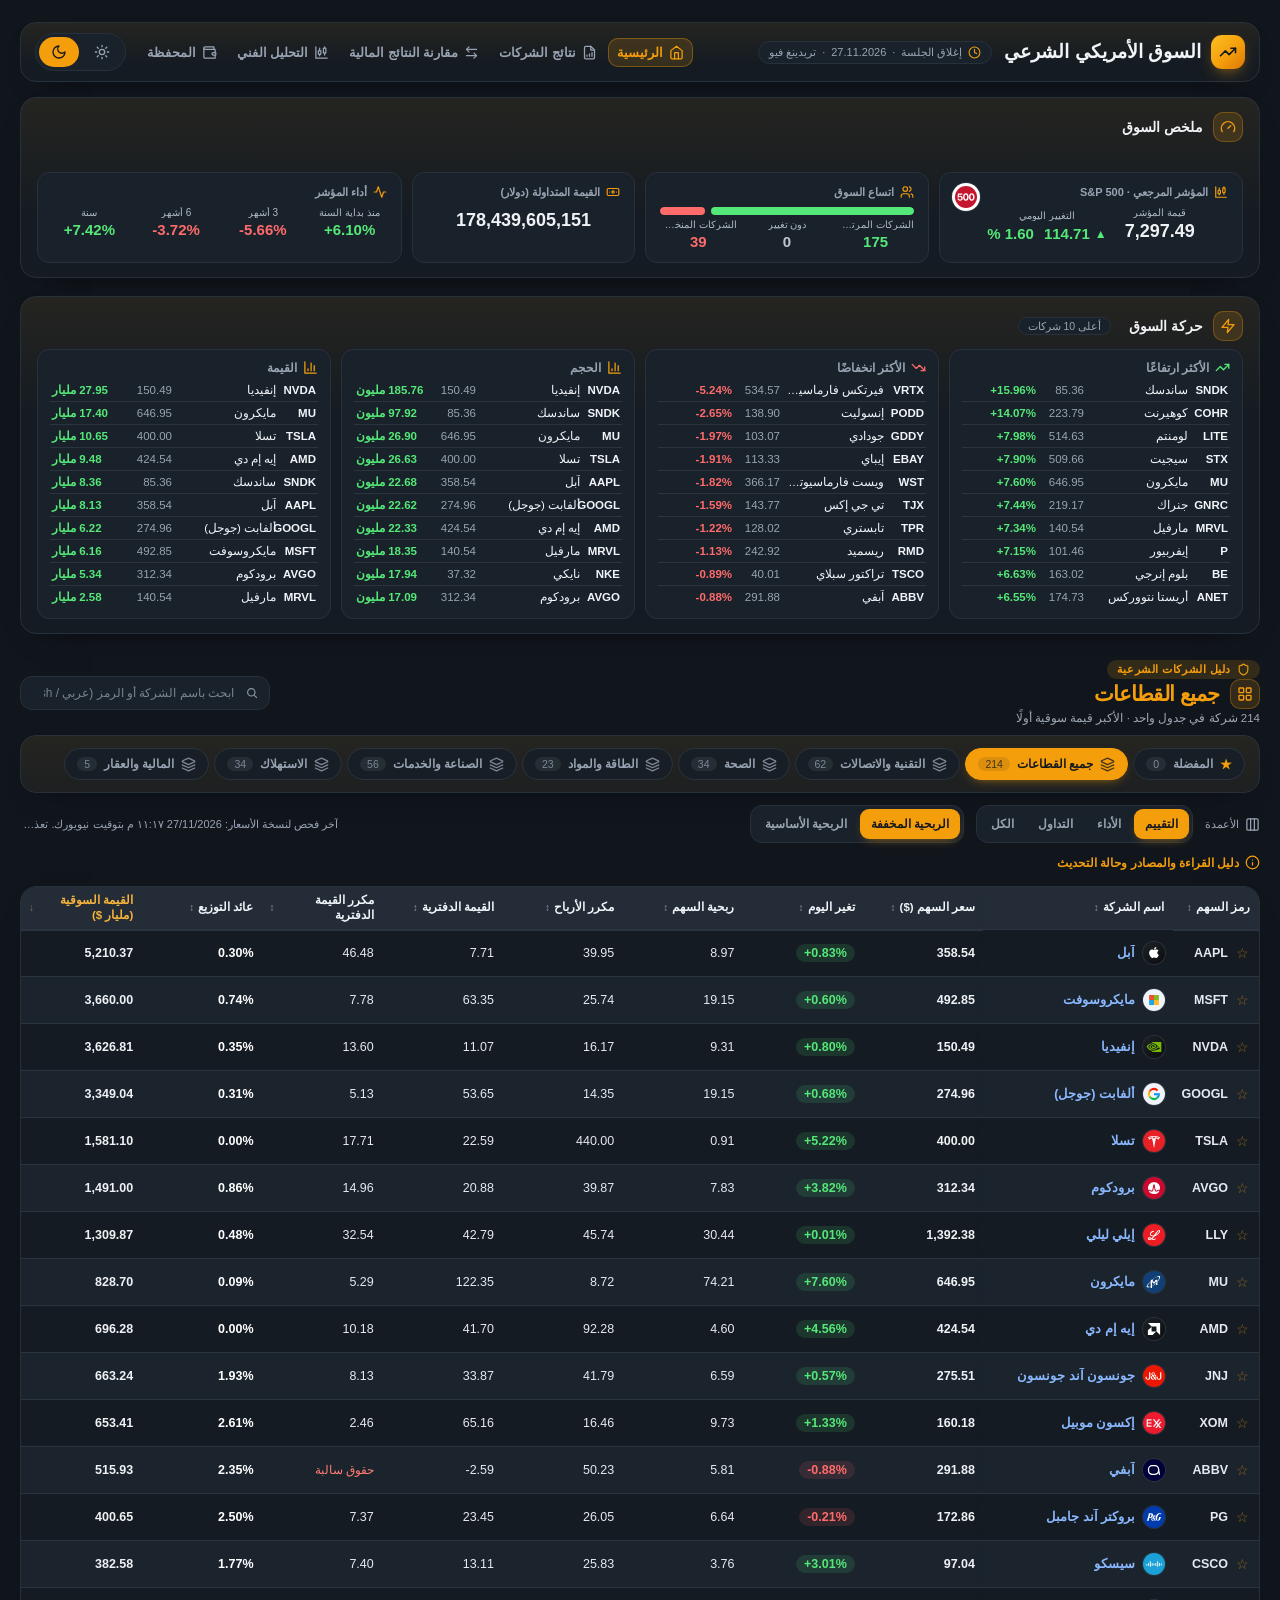
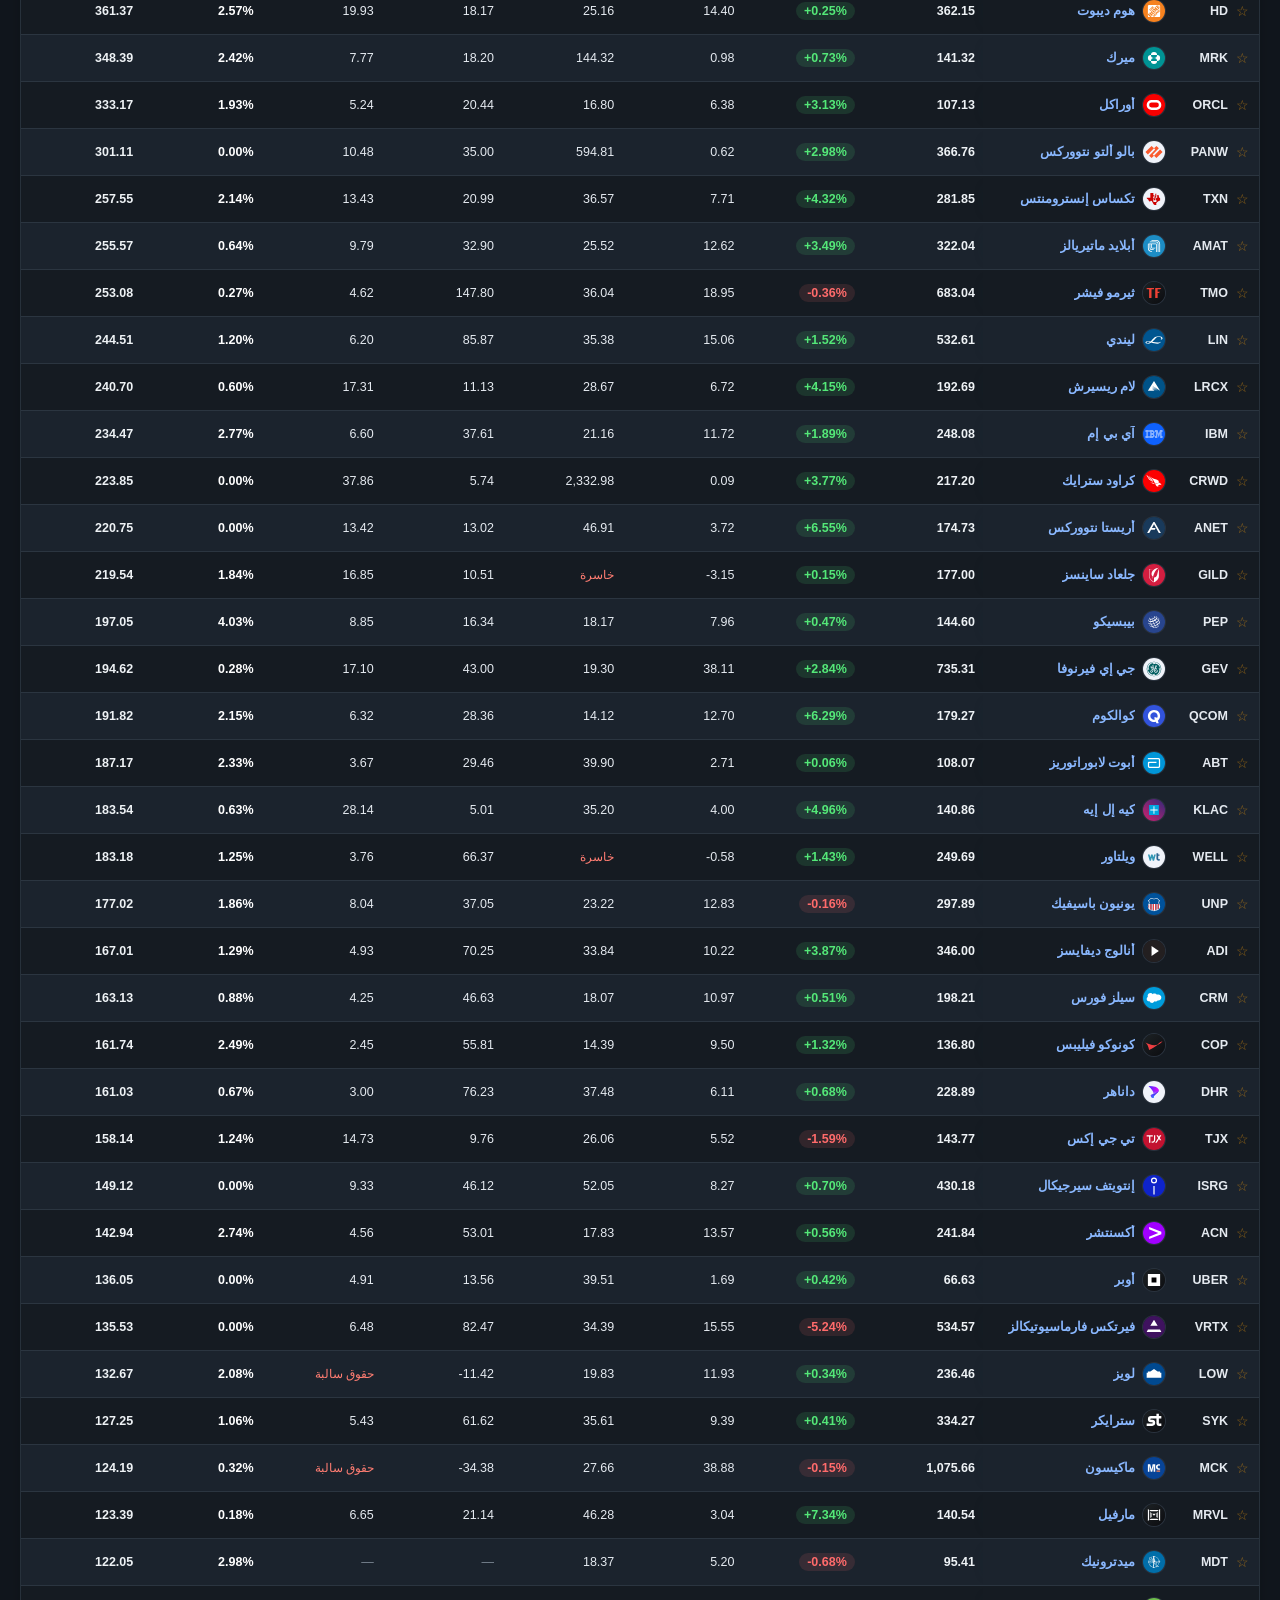
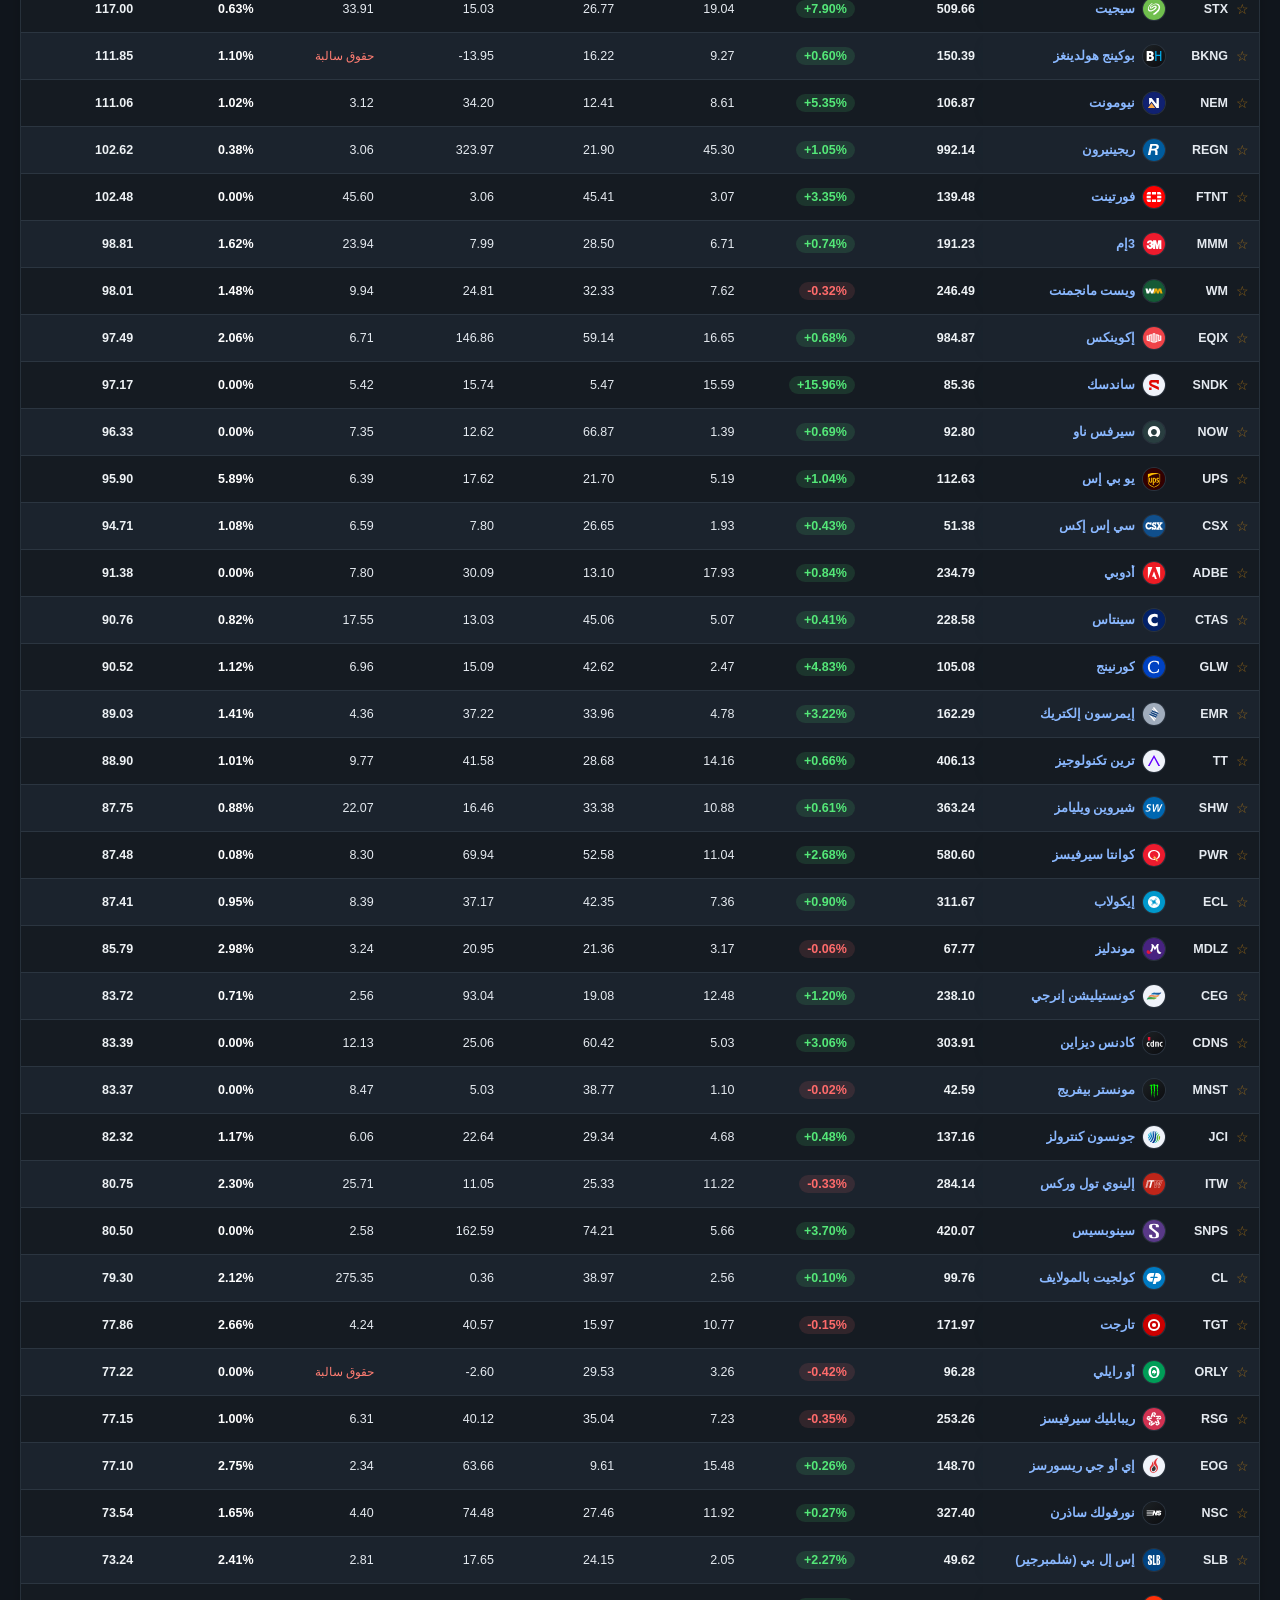
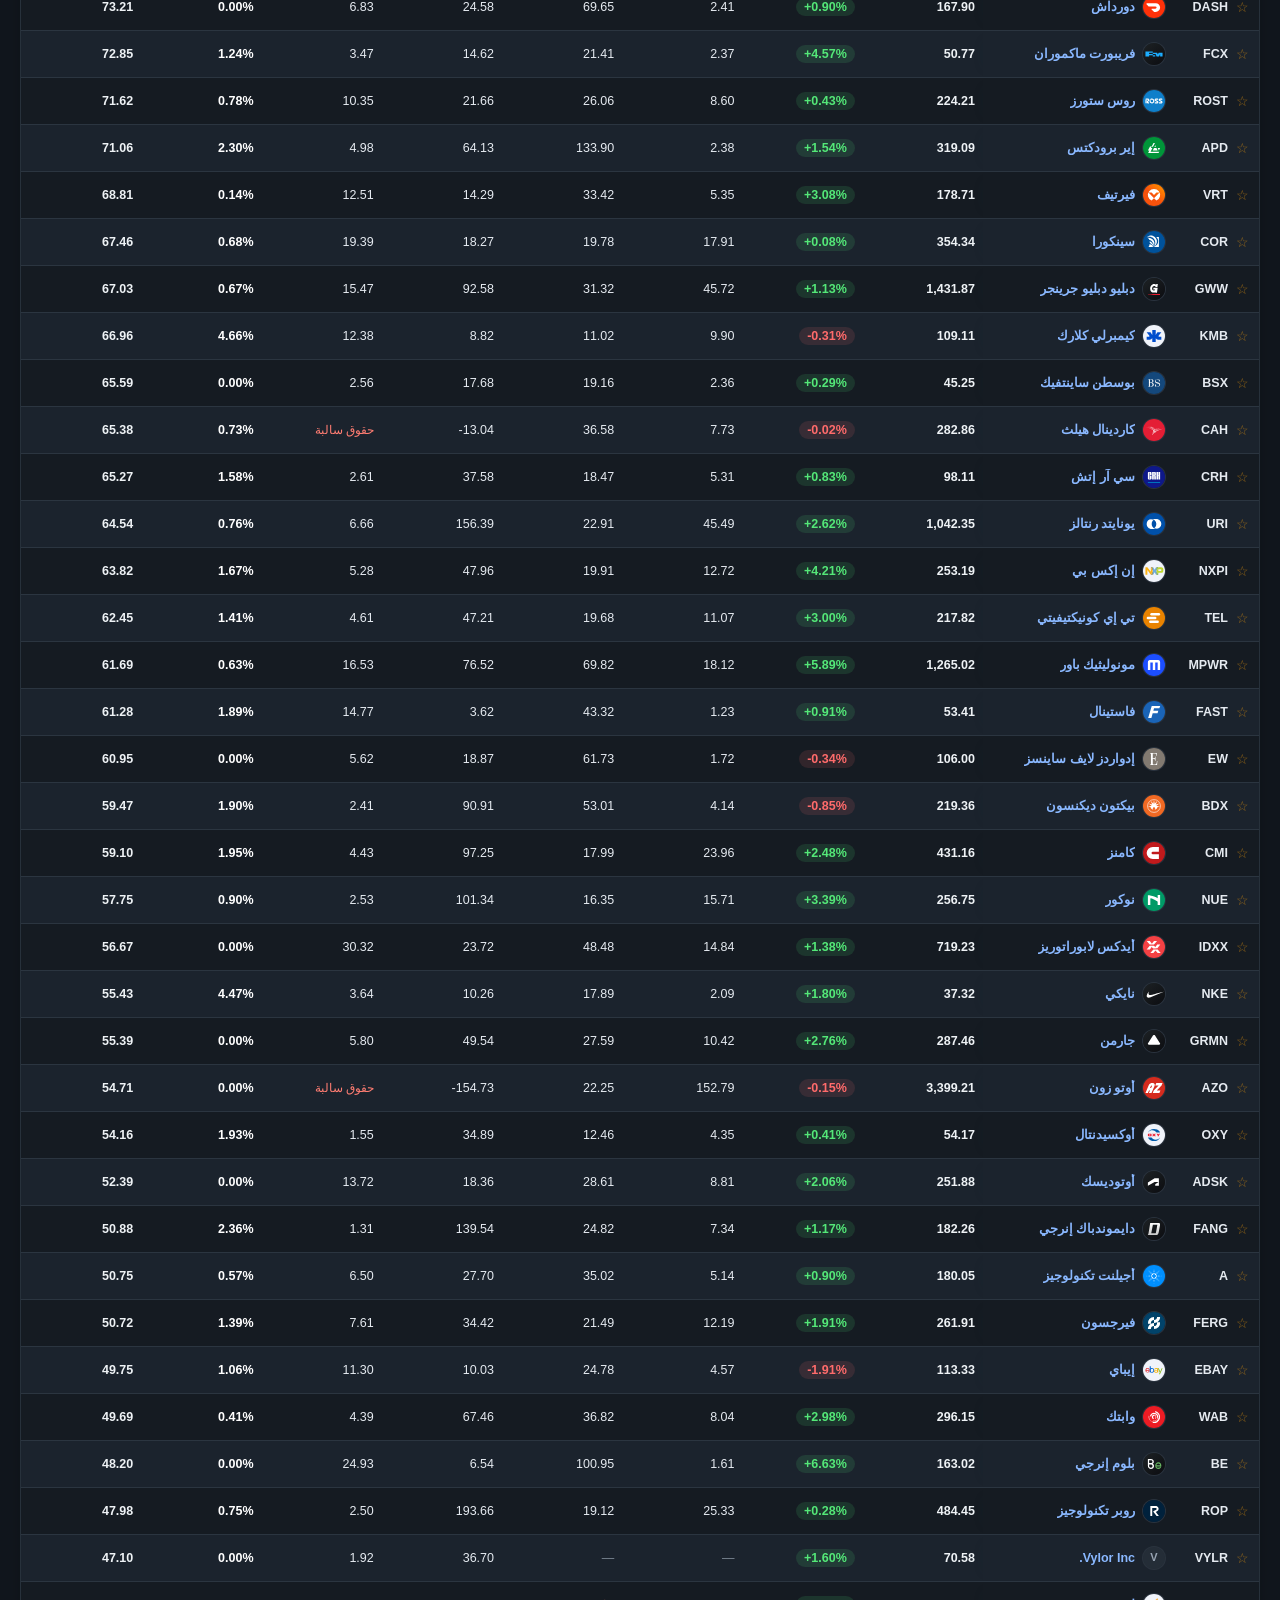
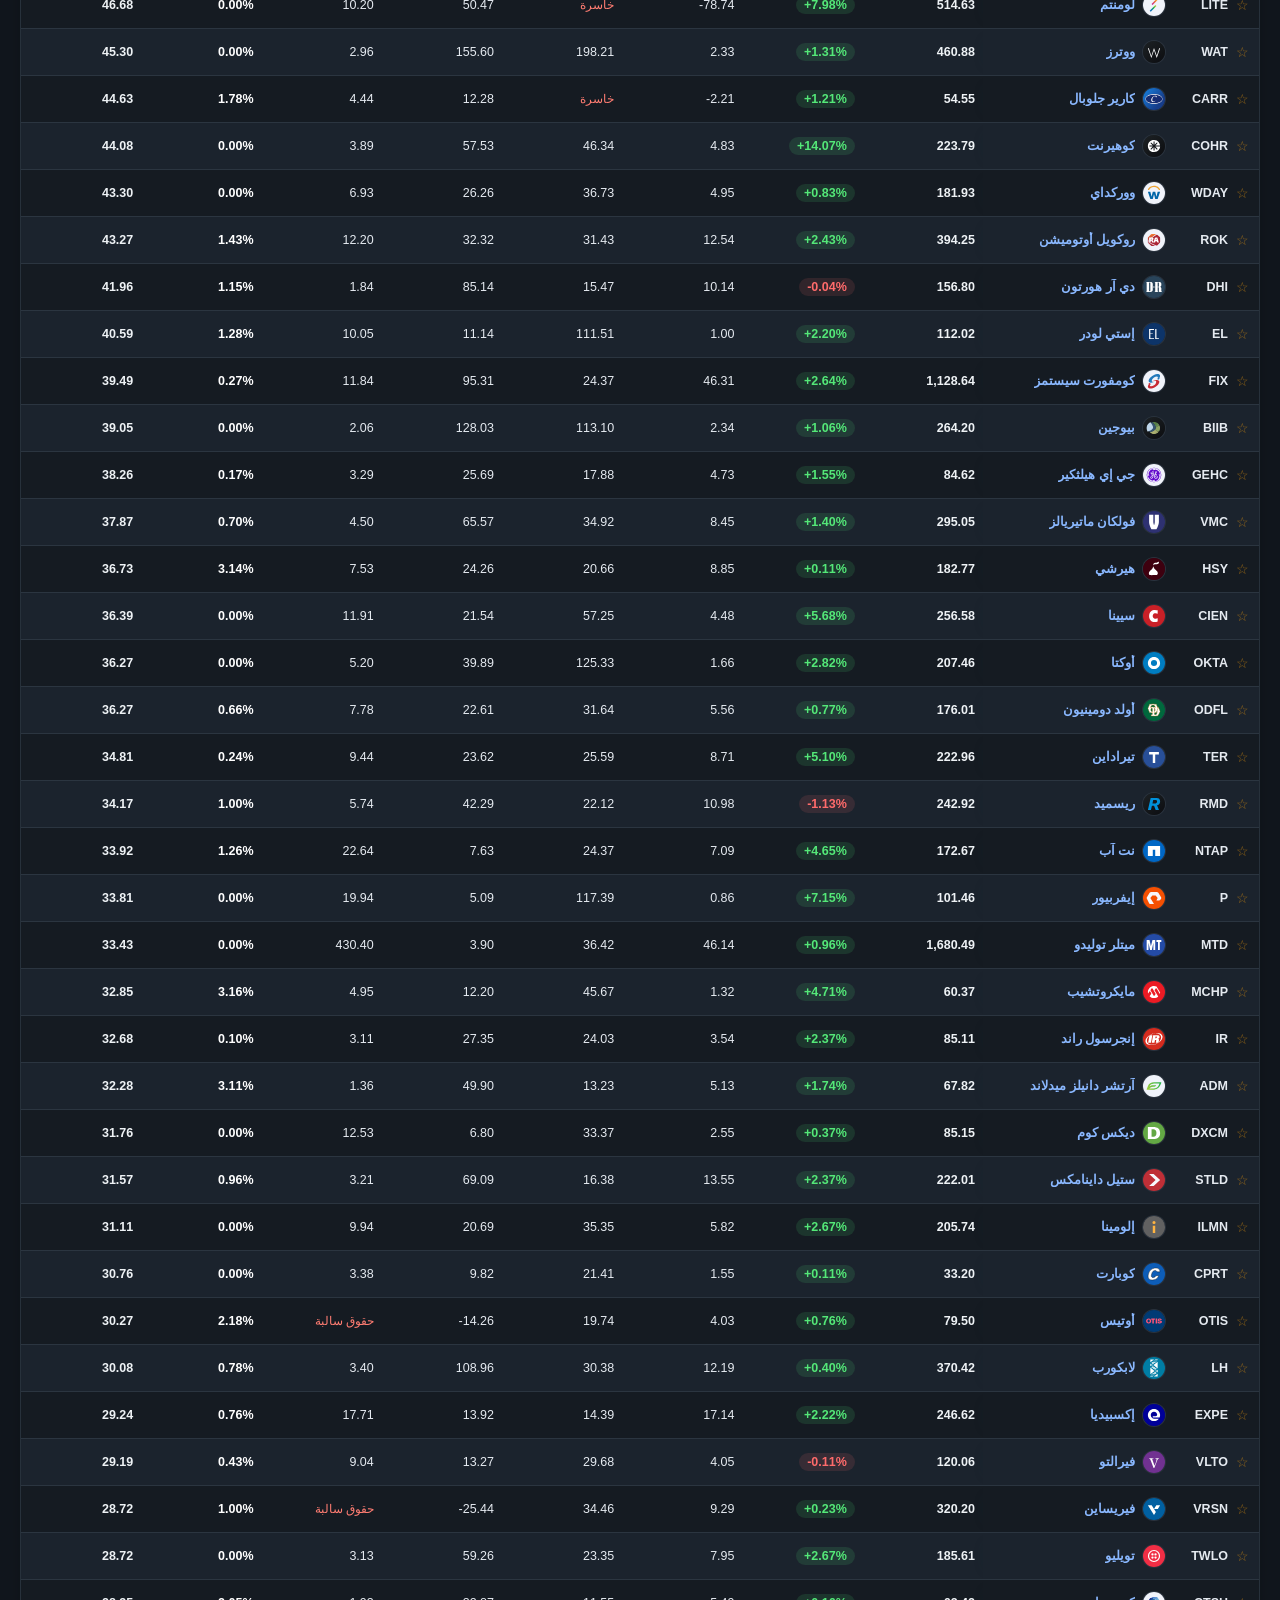
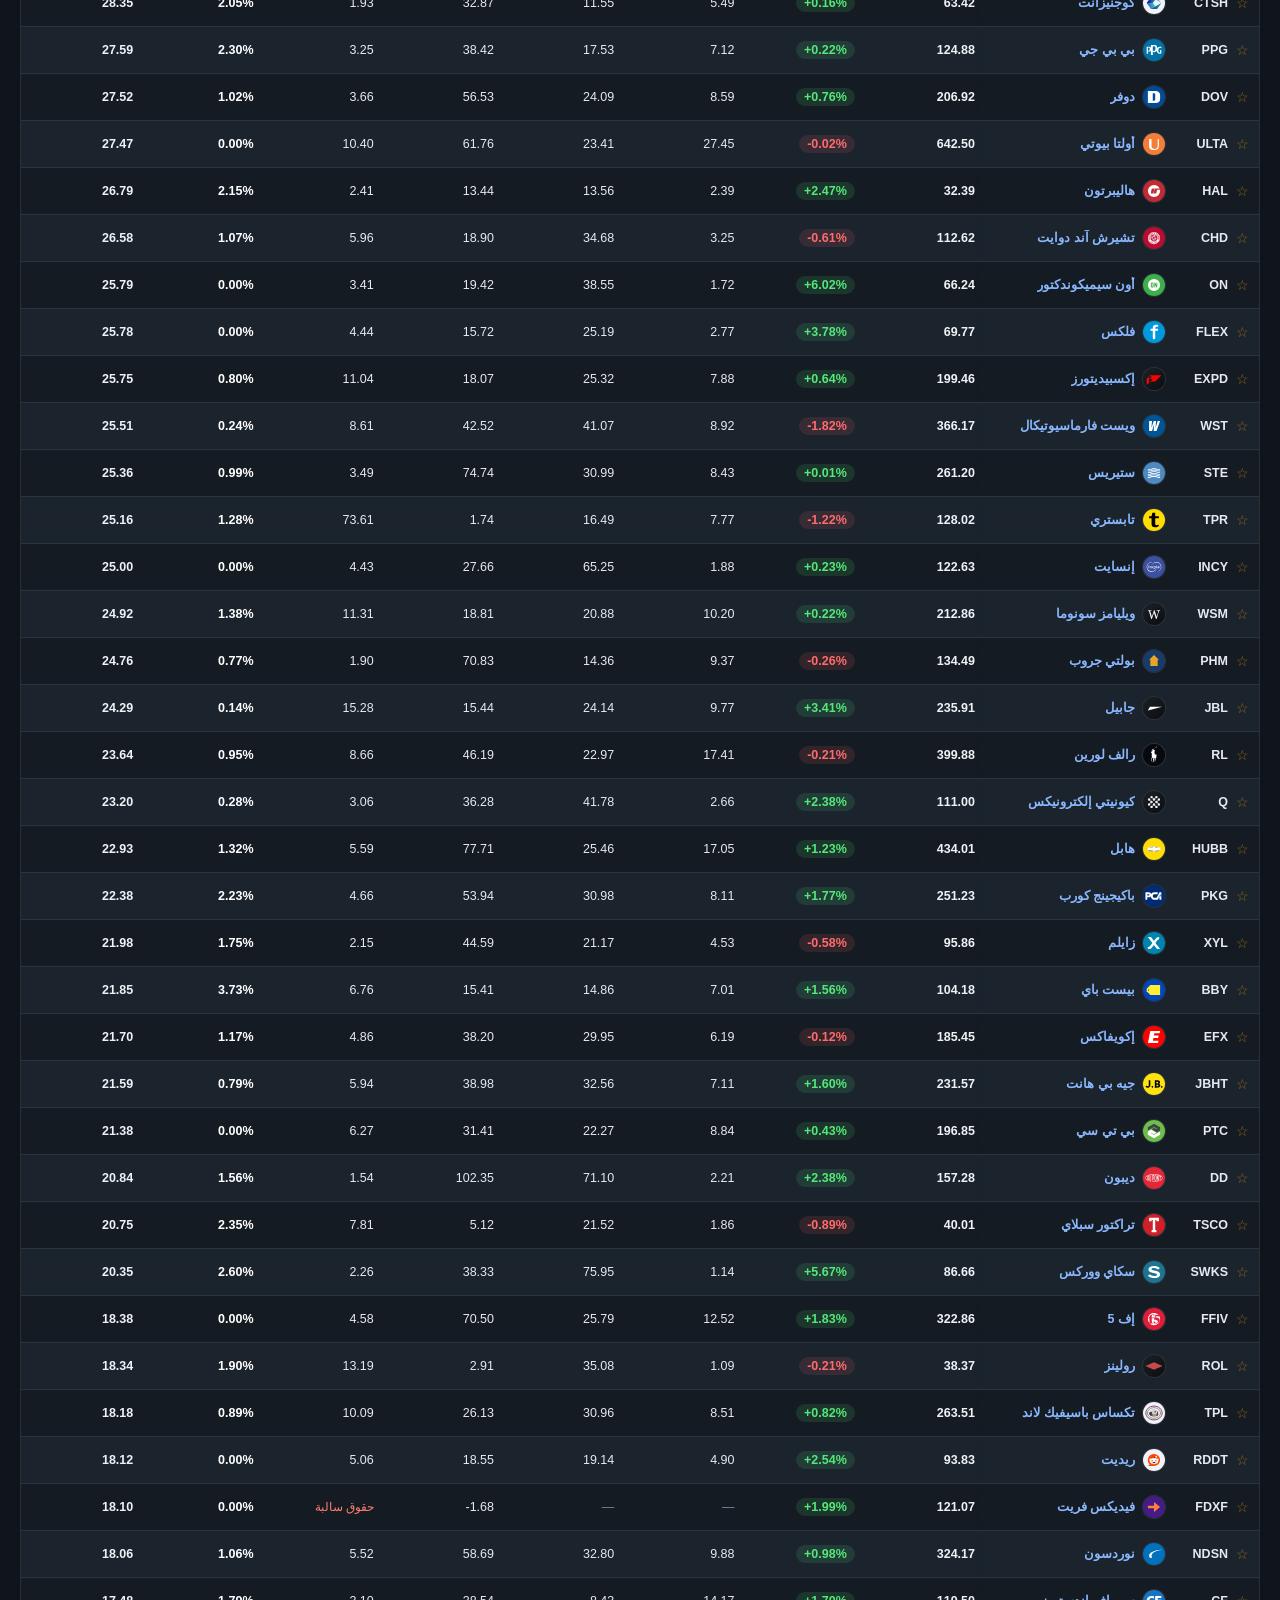
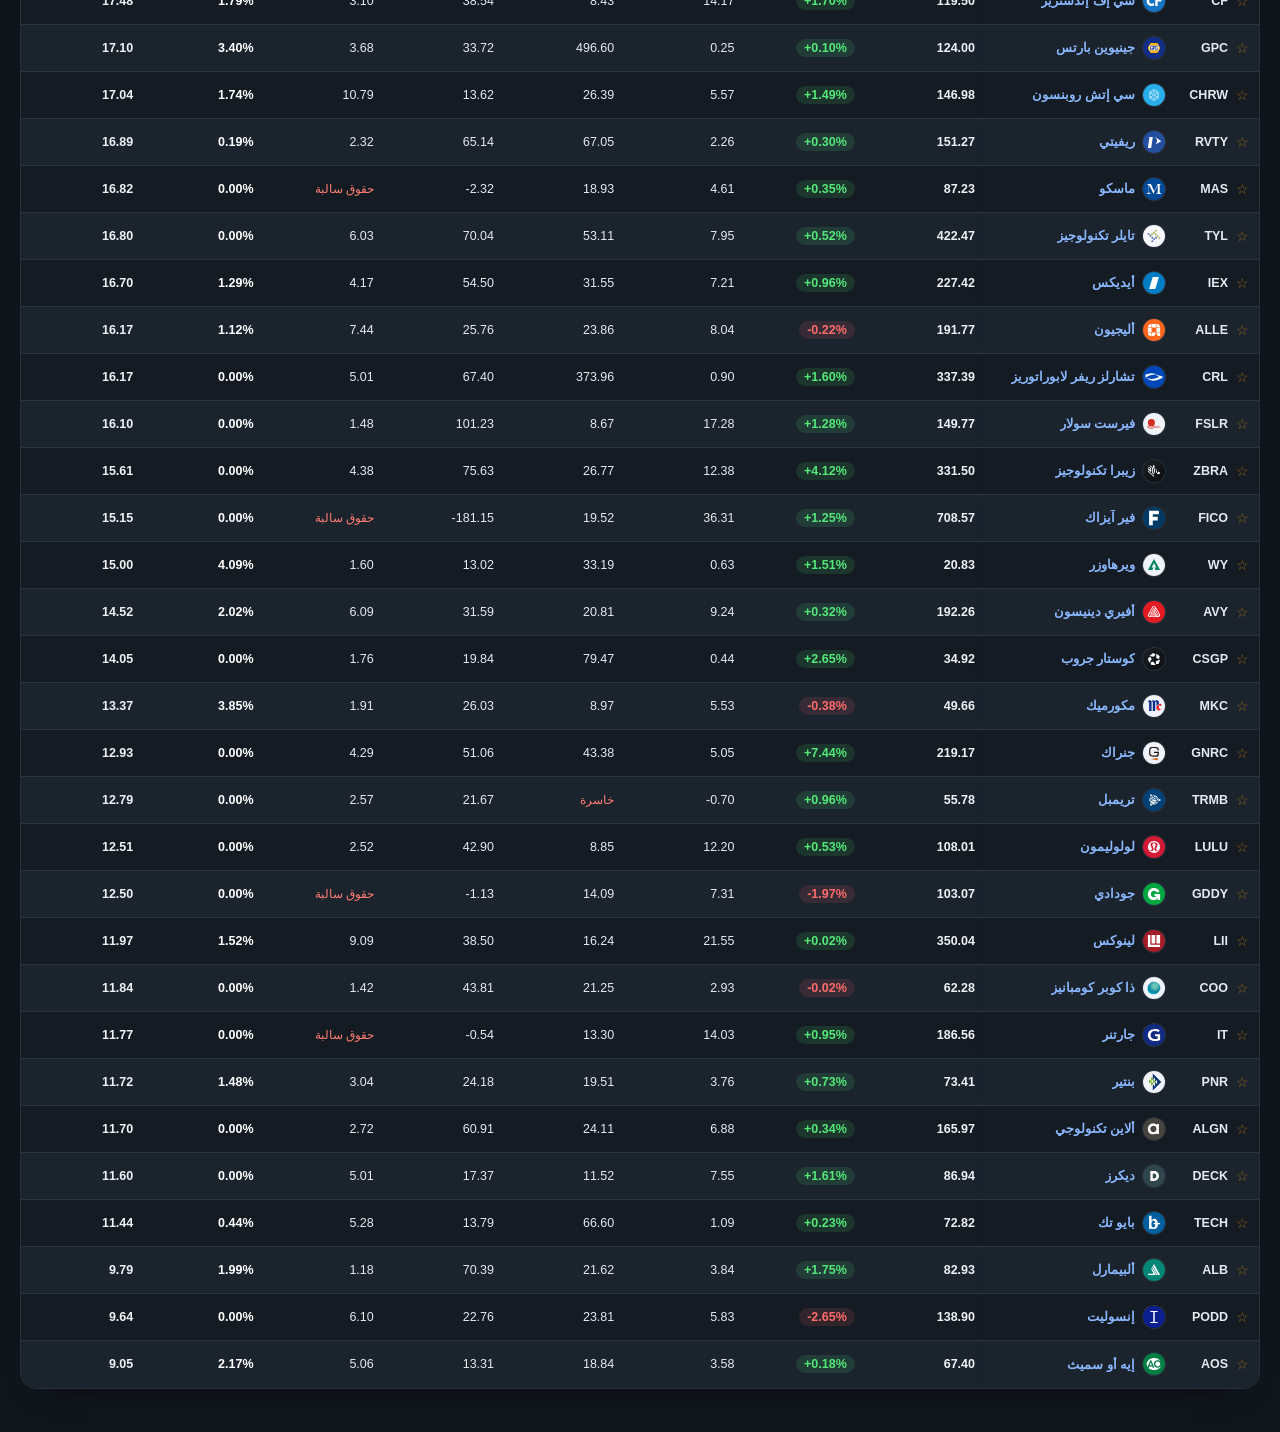
<file: index.html>
<!doctype html>
<html lang="ar" dir="rtl">
<head>
  <meta charset="utf-8">
  <meta name="viewport" content="width=device-width, initial-scale=1">
  <meta name="theme-color" content="#0d2432">
  <meta name="description" content="الشركات الأمريكية المتوافقة مع الضوابط الشرعية حسب القطاعات، مع أسعار الإغلاق أو أسعار متأخرة، والمؤشر المرجعي، وتاريخ ومصدر الأسعار.">
  <title>قطاعات السوق الأمريكي الشرعي | مؤشرات الشركات</title>
  <script src="theme.js?v=1"></script>
  <link rel="stylesheet" href="styles.css?v=1">
  <link rel="stylesheet" href="banks.css?v=1">
  <link rel="stylesheet" href="theme.css?v=1">
  <link rel="stylesheet" href="layout.css?v=1">
  <link rel="stylesheet" href="mobile.css?v=1">
  <link rel="stylesheet" href="el7-theme.css?v=3">
  <link rel="icon" href="favicon.ico" sizes="any"><link rel="icon" type="image/png" sizes="32x32" href="favicon-32.png"><link rel="icon" type="image/png" sizes="16x16" href="favicon-16.png"><link rel="apple-touch-icon" href="apple-touch-icon.png">
  <link rel="manifest" href="site.webmanifest">
</head>
<body>
  <div class="page-shell">
    <main id="main-content" class="main-content">
      <header class="site-bar">
    <h1 id="page-title" class="site-name">السوق الأمريكي الشرعي</h1>
    <div class="hero-date"><span id="price-mode">جار تحميل الأسعار</span> · <bdi id="price-date">—</bdi> · <span id="price-source">—</span></div>
    <nav class="site-nav" aria-label="صفحات الموقع"><a href="index.html" aria-current="page">الرئيسية</a><a href="company.html" data-results-link>نتائج الشركات</a><a href="comparison.html">مقارنة النتائج المالية</a><a href="technical-analysis.html">التحليل الفني</a><a href="portfolio.html">المحفظة</a></nav>
    <div class="theme-switch" role="group" aria-label="اختيار مظهر الموقع"><span class="theme-switch-label">المظهر</span><button type="button" data-theme-option="light" aria-pressed="false">فاتح</button><button type="button" data-theme-option="dark" aria-pressed="true">داكن</button></div>
  </header>

      <section class="market-summary" aria-label="ملخص السوق اليومي">
        <h2>ملخص السوق <span id="market-date" class="market-date">—</span></h2>
        <div id="market-stats" class="market-stats"></div>
      </section>

      <section class="market-movers" aria-label="حركة السوق: أعلى 10 شركات">
        <h2>حركة السوق <span class="movers-note">أعلى 10 شركات</span></h2>
        <div id="market-movers-body" class="market-movers-body"></div>
      </section>

      <section class="workspace" aria-label="جدول الشركات">
        <div class="toolbar">
          <div class="toolbar-heading"><span class="eyebrow">دليل الشركات الشرعية</span><h2 id="view-title">جميع القطاعات</h2><p id="result-count" role="status" aria-live="polite"></p></div>
          <div class="toolbar-actions">
            <label class="search-box"><svg viewBox="0 0 24 24" aria-hidden="true"><circle cx="10.8" cy="10.8" r="6.3"/><path d="m16 16 4.4 4.4"/></svg><span class="sr-only">البحث عن شركة أو رمز</span><input id="search" type="search" placeholder="ابحث باسم الشركة أو الرمز (عربي / English)" autocomplete="off"></label>
            <button id="clear" class="clear-button" type="button" hidden>مسح البحث</button>
          </div>
        </div>
        <nav id="sector-nav" class="sector-nav" aria-label="اختيار القطاع"></nav>
        <div class="table-tools">
          <span class="table-tools-label">الأعمدة</span>
          <div id="col-views" class="col-switch" role="group" aria-label="أعمدة الجدول"><button type="button" data-cols="val" aria-pressed="true">التقييم</button><button type="button" data-cols="perf" aria-pressed="false">الأداء</button><button type="button" data-cols="trade" aria-pressed="false">التداول</button><button type="button" data-cols="all" aria-pressed="false">الكل</button></div>
          <div class="eps-switch" role="group" aria-label="نوع ربحية السهم"><button id="recurring-mode" type="button" class="selected" aria-pressed="true">الربحية المخففة</button><button id="reported-mode" type="button" aria-pressed="false">الربحية الأساسية</button></div>
          <span id="status-brief" class="status-brief" aria-hidden="true"></span>
        </div>
        <details class="read-guide">
          <summary>دليل القراءة والمصادر وحالة التحديث</summary>
          <div class="table-note"><span class="note-icon">i</span><span>«جميع القطاعات» جدول واحد مرتب افتراضيًا من الأكبر قيمة سوقية إلى الأصغر. اضغط أي عنوان عمود لتغيير الترتيب. تُفحص نسخة الأسعار كل دقيقة وعند العودة للصفحة؛ يظهر المصدر والتاريخ، وتُعرض أسعار الجلسة الجارية متأخرة (نحو 15 دقيقة) وغير مؤكدة رسميًا. تغير القطاع مرجح بالقيمة السوقية ومحسوب لجميع شركاته وليس مؤشرًا رسميًا. الربحية المخففة والأساسية هي لآخر 12 شهرًا (TTM) وفق المعايير الأمريكية GAAP. القيمة السوقية بمليار دولار والقيمة المتداولة بمليون دولار. تعني «—» أن القيمة غير متاحة، ويُعرض المكرر «خاسرة» عندما تكون الربحية سالبة.</span></div>
          <div class="table-note shariah-note"><span class="note-icon">☪</span><span id="shariah-note">جار تحميل معلومات القائمة الشرعية…</span></div>
          <p id="price-status" class="financial-status" role="status" aria-live="polite">جار تحميل الأسعار…</p>
          <p id="financial-status" class="financial-status" role="status" aria-live="polite">جار تحميل بيانات الأرباح…</p>
        </details>
        <div id="sectors" class="sections" data-cols="val"></div>
        <div id="empty" class="empty" hidden><div class="empty-icon">⌕</div><h3>لا توجد نتائج مطابقة</h3><p>جرّب البحث باسم آخر أو برمز السهم.</p></div>
      </section>

    </main>
  </div>
  <script src="live-config.js?v=live-20261120"></script>
  <script src="live.js?v=tvbar-20261125" defer></script>
  <script src="market-movers.js?v=1" defer></script>
  <script src="portfolio.js?v=3" defer></script>
  <script src="app.js?v=live5-ah-20261124" defer></script>
  <script src="sticky-header.js?v=1" defer></script>
  <script src="layout.js?v=1" defer></script>
</body>
</html>
</file>
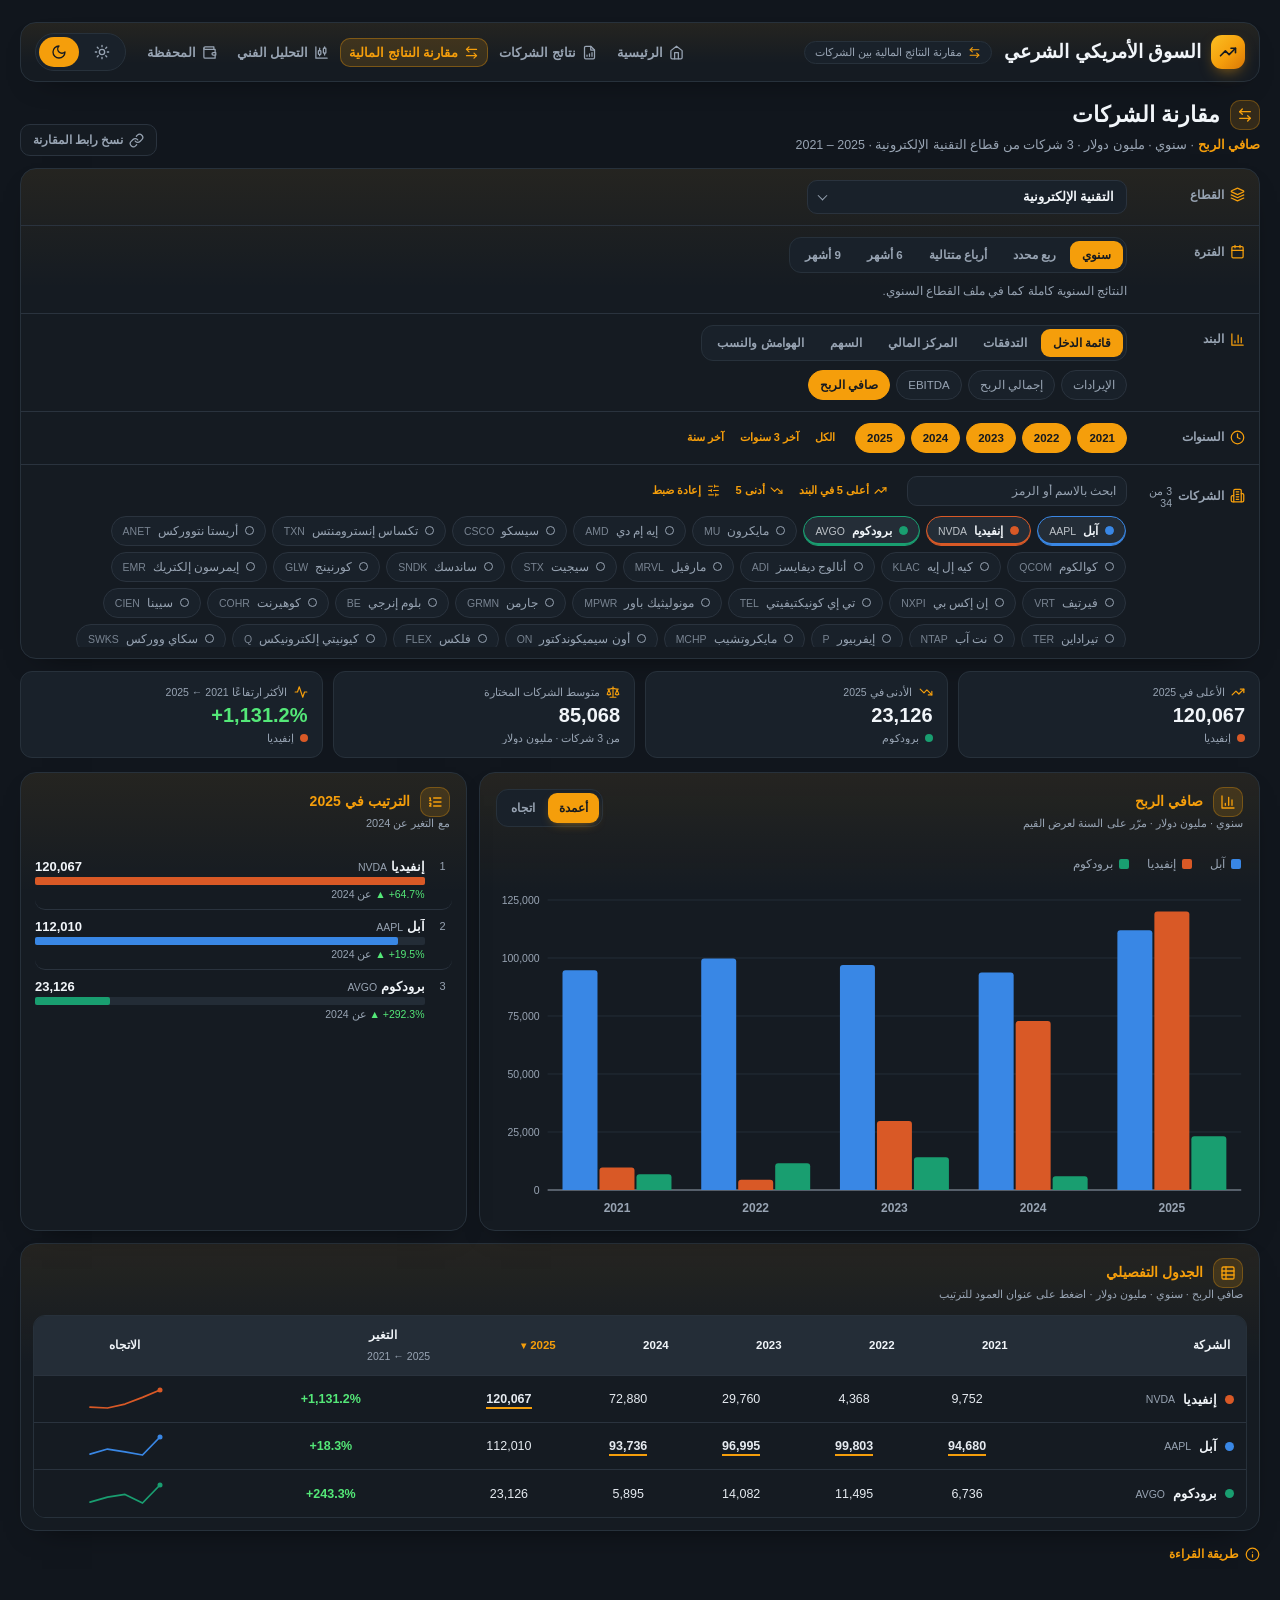
<file: comparison.html>
<!doctype html>
<html lang="ar" dir="rtl">
<head>
  <meta charset="utf-8"><meta name="viewport" content="width=device-width, initial-scale=1">
  <meta name="theme-color" content="#11161d"><title>مقارنة الشركات | السوق الأمريكي الشرعي</title>
  <script src="theme.js?v=1"></script>
  <link rel="stylesheet" href="styles.css?v=1"><link rel="stylesheet" href="banks.css?v=1"><link rel="stylesheet" href="theme.css?v=1">
  <link rel="stylesheet" href="layout.css?v=1">
  <link rel="stylesheet" href="comparison-page.css?v=1">
  <link rel="stylesheet" href="mobile.css?v=1">
  <link rel="stylesheet" href="el7-theme.css?v=3">
  <link rel="icon" href="favicon.ico" sizes="any"><link rel="icon" type="image/png" sizes="32x32" href="favicon-32.png"><link rel="icon" type="image/png" sizes="16x16" href="favicon-16.png"><link rel="apple-touch-icon" href="apple-touch-icon.png"><link rel="manifest" href="site.webmanifest">
</head>
<body class="banks-page comparison-page cx-page"><main class="main-content">
  <header class="site-bar">
    <h1 class="site-name"><a href="index.html">السوق الأمريكي الشرعي</a></h1>
    <div class="hero-date">مقارنة النتائج المالية بين الشركات</div>
    <nav class="site-nav" aria-label="صفحات الموقع"><a href="index.html">الرئيسية</a><a href="company.html" data-results-link>نتائج الشركات</a><a href="comparison.html" aria-current="page">مقارنة النتائج المالية</a><a href="technical-analysis.html">التحليل الفني</a><a href="portfolio.html">المحفظة</a></nav>
    <div class="theme-switch" role="group" aria-label="اختيار مظهر الموقع"><span class="theme-switch-label">المظهر</span><button type="button" data-theme-option="light" aria-pressed="false">فاتح</button><button type="button" data-theme-option="dark" aria-pressed="true">داكن</button></div>
  </header>

  <div class="cx-title">
    <div><h2>مقارنة الشركات</h2><p id="cx-summary" role="status" aria-live="polite"></p></div>
    <button type="button" id="cx-share" class="cx-ghost" title="نسخ رابط هذه المقارنة">نسخ رابط المقارنة</button>
  </div>

  <!-- ===== شريط الاختيار ===== -->
  <section class="cx-controls" aria-label="خيارات المقارنة">
    <div class="cx-row">
      <label class="cx-label" for="sector-select">القطاع</label>
      <div class="cx-field"><div class="cx-select"><select id="sector-select"></select></div></div>
    </div>
    <div class="cx-row">
      <span class="cx-label">الفترة</span>
      <div class="cx-field">
        <div class="cx-inline">
          <div id="period-seg" class="cx-seg" role="group" aria-label="نوع الفترة"></div>
          <div id="quarter-seg" class="cx-seg" role="group" aria-label="الربع" hidden></div>
        </div>
        <p id="period-note" class="cx-note"></p>
      </div>
    </div>
    <div class="cx-row">
      <span class="cx-label">البند</span>
      <div class="cx-field">
        <div id="metric-groups" class="cx-seg" role="group" aria-label="مجموعة البنود"></div>
        <div id="metric-chips" class="cx-chips" role="group" aria-label="البند المراد مقارنته"></div>
      </div>
    </div>
    <div class="cx-row">
      <span class="cx-label" id="years-label">السنوات</span>
      <div class="cx-field cx-inline">
        <div id="year-chips" class="cx-chips" role="group" aria-label="السنوات"></div>
        <div id="year-quick" class="cx-quick"></div>
      </div>
    </div>
    <div class="cx-row">
      <span class="cx-label">الشركات <small id="selection-count"></small></span>
      <div class="cx-field">
        <div class="cx-inline cx-company-tools">
          <input id="company-search" class="cx-search" type="search" placeholder="ابحث بالاسم أو الرمز" aria-label="بحث عن شركة">
          <div class="cx-quick"><button type="button" data-pick="top5">أعلى 5 في البند</button><button type="button" data-pick="bottom5">أدنى 5</button><button type="button" data-pick="reset">إعادة ضبط</button></div>
        </div>
        <div id="company-chips" class="cx-chips cx-companies" role="group" aria-label="الشركات"></div>
      </div>
    </div>
  </section>

  <div id="cx-empty" class="cx-empty" hidden></div>

  <div id="cx-results">
    <!-- ===== أرقام سريعة ===== -->
    <dl id="cx-figures" class="key-figures cx-figures"></dl>

    <!-- ===== الرسم + الترتيب ===== -->
    <div class="cx-grid">
      <section class="cx-card" aria-labelledby="chart-title">
        <header class="cx-card-head">
          <div><h3 id="chart-title"></h3><span id="chart-sub" class="cx-sub"></span></div>
          <div class="col-switch" id="chart-view" role="group" aria-label="نوع الرسم"><button type="button" data-view="bars" aria-pressed="true">أعمدة</button><button type="button" data-view="lines" aria-pressed="false">اتجاه</button></div>
        </header>
        <div id="chart-legend" class="cx-legend"></div>
        <div id="chart" class="cx-chart"></div>
      </section>
      <section class="cx-card" aria-labelledby="rank-title">
        <header class="cx-card-head"><div><h3 id="rank-title"></h3><span id="rank-sub" class="cx-sub"></span></div></header>
        <ol id="rank-list" class="cx-rank"></ol>
      </section>
    </div>

    <!-- ===== الجدول ===== -->
    <section class="cx-card cx-table-card" aria-labelledby="table-title">
      <header class="cx-card-head"><div><h3 id="table-title">الجدول التفصيلي</h3><span id="table-sub" class="cx-sub"></span></div></header>
      <div class="cx-table-wrap" tabindex="0"><table id="cx-table" class="cx-table"></table></div>
    </section>
  </div>

  <details class="read-guide cx-guide"><summary>طريقة القراءة</summary>
    <p>القيم من ملفات النتائج السنوية والربعية داخل المشروع، وبنود كل قطاع كما في ملفاته. «ربع محدد» يقارن الربع نفسه عبر السنوات، و«أرباع متتالية» يعرض الأرباع بترتيبها الزمني، و«6 أشهر» و«9 أشهر» مجموع الأرباع المستقلة من بداية السنة، والهوامش تُحسب من هذه المجاميع. لكل شركة لون ثابت ما دامت مختارة. تظهر «—» للقيم غير المتاحة، والقيم السالبة بالأحمر. عمود «التغير» يقارن أول فترة مختارة بآخر فترة مختارة، ويُعرض بالنقاط المئوية للبنود النسبية.</p>
  </details>
  <div id="cx-tip" class="cx-tip" hidden></div>
</main>
<script type="module" src="comparison-page.js?v=us-q-20261119"></script>
  <script src="layout.js?v=1" defer></script>
</body></html>
</file>
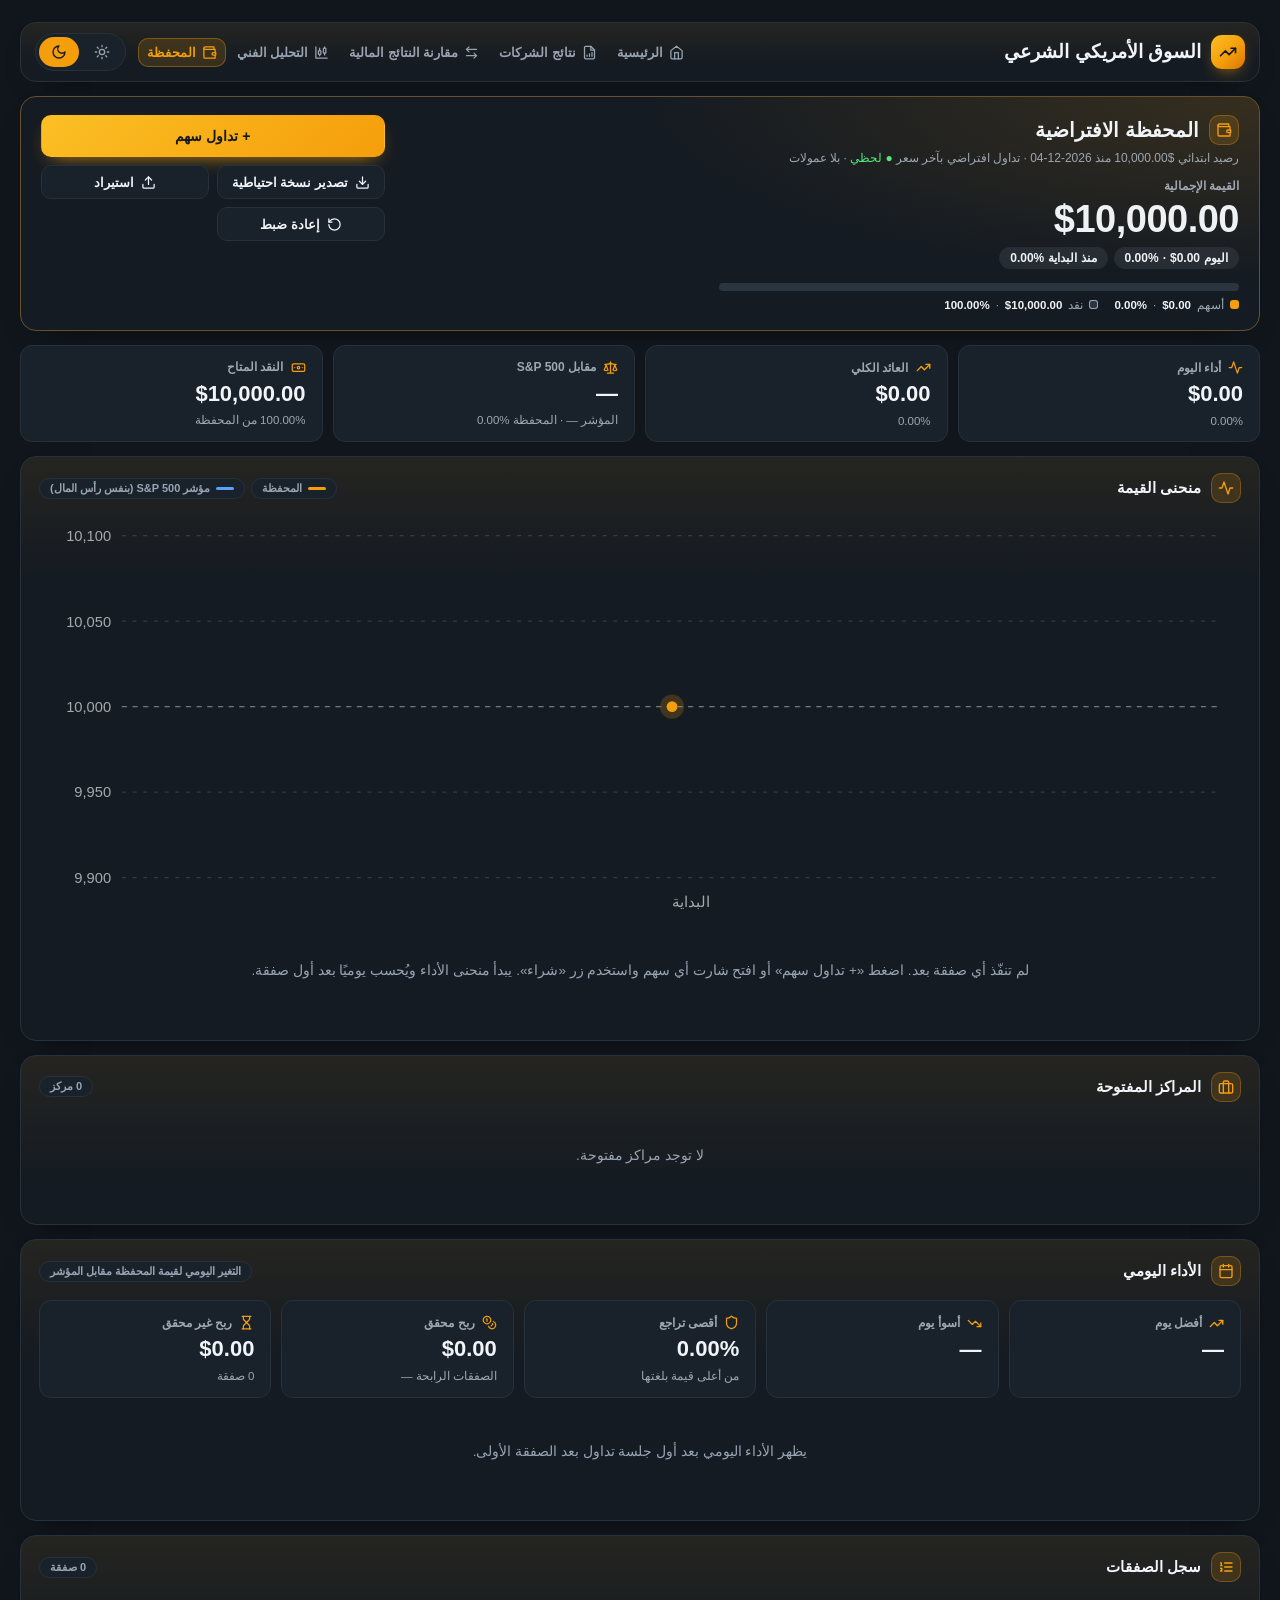
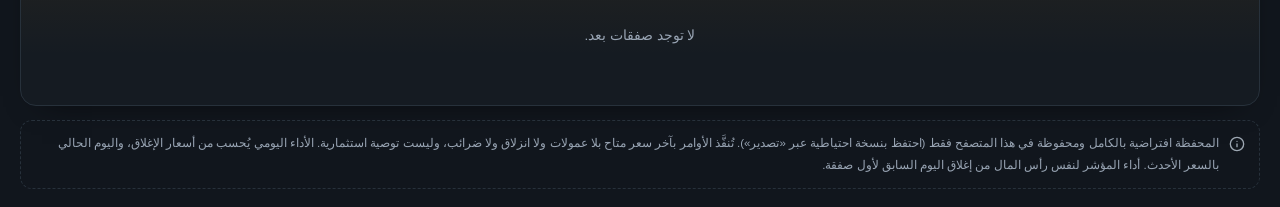
<file: portfolio.html>
<!doctype html>
<html lang="ar" dir="rtl">
<head>
  <meta charset="utf-8">
  <meta name="viewport" content="width=device-width, initial-scale=1">
  <meta name="theme-color" content="#11161d">
  <meta name="description" content="محفظة افتراضية بقيمة 10,000 دولار للتداول في الأسهم الأمريكية الشرعية مع قياس الأداء يوميًا ومقارنته بمؤشر S&P 500.">
  <title>المحفظة الافتراضية | السوق الأمريكي الشرعي</title>
  <script src="theme.js?v=1"></script>
  <link rel="stylesheet" href="styles.css?v=1">
  <link rel="stylesheet" href="theme.css?v=1">
  <link rel="stylesheet" href="layout.css?v=1">
  <link rel="stylesheet" href="mobile.css?v=1">
  <link rel="stylesheet" href="portfolio.css?v=4">
  <link rel="stylesheet" href="el7-theme.css?v=3">
  <link rel="icon" href="favicon.ico" sizes="any"><link rel="icon" type="image/png" sizes="32x32" href="favicon-32.png"><link rel="icon" type="image/png" sizes="16x16" href="favicon-16.png"><link rel="apple-touch-icon" href="apple-touch-icon.png">
  <link rel="manifest" href="site.webmanifest">
</head>
<body class="banks-page pf-body">
  <main class="main-content" id="pf-main">
    <header class="site-bar">
      <h1 class="site-name"><a href="index.html">السوق الأمريكي الشرعي</a></h1>
      <nav class="site-nav" aria-label="صفحات الموقع"><a href="index.html">الرئيسية</a><a href="company.html" data-results-link>نتائج الشركات</a><a href="comparison.html">مقارنة النتائج المالية</a><a href="technical-analysis.html">التحليل الفني</a><a href="portfolio.html" aria-current="page">المحفظة</a></nav>
      <div class="theme-switch" role="group" aria-label="اختيار مظهر الموقع"><span class="theme-switch-label">المظهر</span><button type="button" data-theme-option="light" aria-pressed="false">فاتح</button><button type="button" data-theme-option="dark" aria-pressed="true">داكن</button></div>
    </header>
    <div id="pf-root" class="pf-page"><p class="financial-status" role="status">جار تحميل المحفظة…</p></div>
    <noscript><p class="financial-status">يرجى تفعيل JavaScript لعرض المحفظة.</p></noscript>
  </main>
  <script src="live-config.js?v=live-20261120"></script>
  <script src="live.js?v=tvbar-20261125" defer></script>
  <script src="portfolio.js?v=3" defer></script>
  <script src="portfolio-page.js?v=e7pf-20261123" defer></script>
  <script src="layout.js?v=1" defer></script>
</body>
</html>
</file>
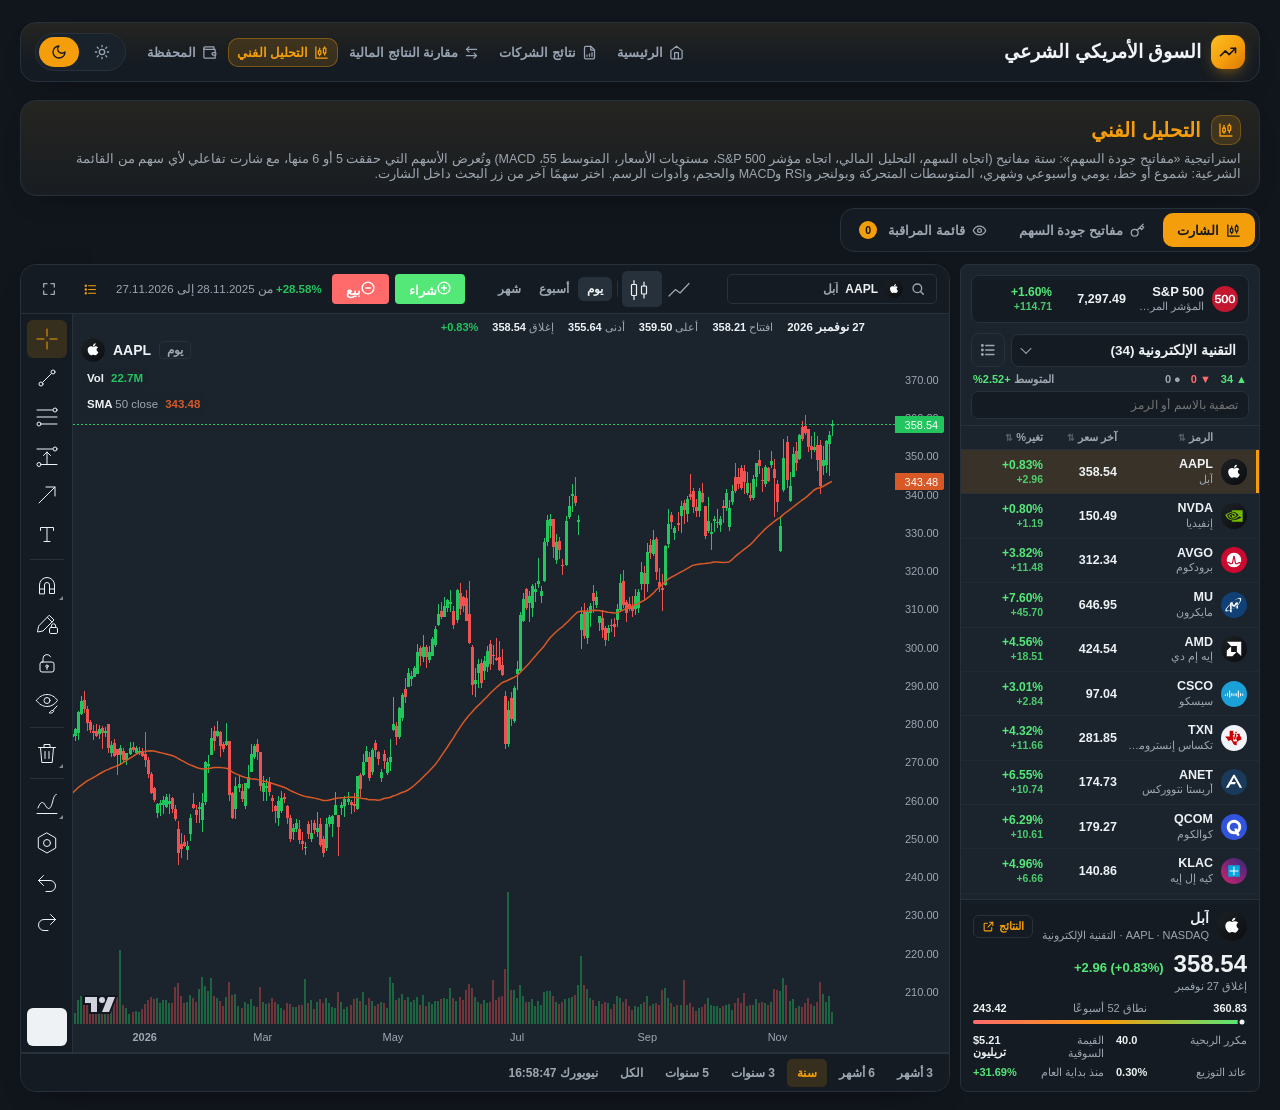
<file: technical-analysis.html>
<!doctype html>
<html lang="ar" dir="rtl">
<head>
  <meta charset="utf-8">
  <meta name="viewport" content="width=device-width, initial-scale=1">
  <meta name="theme-color" content="#11161d">
  <meta name="description" content="مفاتيح جودة السهم (ستة مفاتيح فنية ومالية) للسوق الأمريكي الشرعي مع شارت السهم والمتوسطات المتحركة وبولنجر وRSI وMACD وأدوات الرسم وقائمة مراقبة.">
  <title>التحليل الفني | السوق الأمريكي الشرعي</title>
  <script src="theme.js?v=1"></script>
  <link rel="stylesheet" href="styles.css?v=1">
  <link rel="stylesheet" href="theme.css?v=1">
  <link rel="stylesheet" href="company-profile.css?v=1">
  <link rel="stylesheet" href="company-quote.css?v=rsi-20261123">
  <link rel="stylesheet" href="technical-analysis.css?v=1">
  <link rel="stylesheet" href="ta-watchlist.css?v=wl-us-20261123">
  <link rel="stylesheet" href="scanner/scanner.css?v=sc-us-20261119">
  <link rel="stylesheet" href="layout.css?v=1">
  <link rel="stylesheet" href="mobile.css?v=1">
  <link rel="stylesheet" href="el7-theme.css?v=3">
  <link rel="icon" href="favicon.ico" sizes="any"><link rel="icon" type="image/png" sizes="32x32" href="favicon-32.png"><link rel="icon" type="image/png" sizes="16x16" href="favicon-16.png"><link rel="apple-touch-icon" href="apple-touch-icon.png">
  <link rel="manifest" href="site.webmanifest">
</head>
<body class="ta-page">
  <main class="main-content" id="ta-main">
    <header class="site-bar">
      <h1 class="site-name"><a href="index.html">السوق الأمريكي الشرعي</a></h1>
      <nav class="site-nav" aria-label="صفحات الموقع"><a href="index.html">الرئيسية</a><a href="company.html" data-results-link>نتائج الشركات</a><a href="comparison.html">مقارنة النتائج المالية</a><a href="technical-analysis.html" aria-current="page">التحليل الفني</a><a href="portfolio.html">المحفظة</a></nav>
      <div class="theme-switch" role="group" aria-label="اختيار مظهر الموقع"><span class="theme-switch-label">المظهر</span><button type="button" data-theme-option="light" aria-pressed="false">فاتح</button><button type="button" data-theme-option="dark" aria-pressed="true">داكن</button></div>
    </header>
    <div class="ta-heading">
      <h2>التحليل الفني</h2>
      <p>استراتيجية «مفاتيح جودة السهم»: ستة مفاتيح (اتجاه السهم، التحليل المالي، اتجاه مؤشر S&P 500، مستويات الأسعار، المتوسط 55، MACD) وتُعرض الأسهم التي حققت 5 أو 6 منها، مع شارت تفاعلي لأي سهم من القائمة الشرعية: شموع أو خط، يومي وأسبوعي وشهري، المتوسطات المتحركة وبولنجر وRSI وMACD والحجم، وأدوات الرسم. اختر سهمًا آخر من زر البحث داخل الشارت.</p>
    </div>
    <div class="sc-tabs" role="tablist" aria-label="أقسام التحليل الفني">
      <button type="button" role="tab" data-tab-button="chart" aria-selected="true">الشارت</button>
      <button type="button" role="tab" data-tab-button="scanner" aria-selected="false">مفاتيح جودة السهم</button>
      <button type="button" role="tab" data-tab-button="watch" aria-selected="false">قائمة المراقبة <span class="sc-count" id="sc-watch-count" hidden></span></button>
    </div>
    <section id="sc-scanner" class="sc-section" data-tabpanel="scanner" aria-label="مفاتيح جودة السهم"><p class="cq-empty" role="status">جار تحميل المفاتيح…</p></section>
    <section id="sc-watch" class="sc-section" data-tabpanel="watch" aria-label="قائمة المراقبة"></section>
    <div data-tabpanel="chart">
      <div id="sc-card" class="sc-card-slot" hidden></div>
      <div class="ta-workspace" data-cc-full-host>
        <section class="ta-panel company-quote" aria-label="شارت السهم">
          <div id="ta-chart" class="cq-chart-panel ta-chart"><p class="cq-empty" id="ta-status" role="status">جار تحميل الشارت…</p></div>
        </section>
        <aside class="ta-wl-slot" aria-label="قائمة المراقبة حسب القطاع">
          <div id="ta-wl" class="ta-wl"></div>
        </aside>
      </div>
    </div>
    <noscript><p class="financial-status">يرجى تفعيل JavaScript لعرض الشارت.</p></noscript>
  </main>
  <script src="live-config.js?v=live-20261120"></script>
  <script src="live.js?v=tvbar-20261125" defer></script>
  <link rel="stylesheet" href="portfolio.css?v=4">
  <script src="portfolio.js?v=3" defer></script>
  <script src="company-chart.js?v=lastline-20261126" defer></script>
  <script src="technical-analysis.js?v=ta-us-20261123-wl" defer></script>
  <script src="ta-watchlist.js?v=wl-us-ah-20261124" defer></script>
  <script src="layout.js?v=1" defer></script>
</body>
</html>
</file>
<file: styles.css>
:root{--ink:#173342;--muted:#69808a;--teal:#0d8d83;--dark:#0d2432;--line:#e2eaec;--bg:#f4f7f6;--white:#fff;--green:#087f68;--red:#ca5b5b;--font:'SF Arabic','SF Pro Arabic',-apple-system,BlinkMacSystemFont,'Helvetica Neue',Arial,sans-serif}*{box-sizing:border-box}html{scroll-behavior:smooth}body{margin:0;background:var(--bg);color:var(--ink);font-family:var(--font);font-size:14px}button,input{font:inherit}button{cursor:pointer}a{color:inherit;text-decoration:none}.topline{height:4px;background:linear-gradient(90deg,#c4a968,#42b2a0,#0b807e)}.masthead{height:72px;background:#fff;border-bottom:1px solid var(--line)}.masthead-inner{max-width:1560px;margin:auto;height:100%;padding:0 36px;display:flex;align-items:center;justify-content:space-between}.brand{display:flex;align-items:center;gap:12px;font-size:19px;font-weight:500;letter-spacing:-.5px}.brand strong{color:var(--teal);font-weight:700}.brand-icon{width:34px;height:34px;border-radius:10px;background:#0b776f;display:flex;align-items:end;justify-content:center;gap:3px;padding:8px}.brand-icon i{width:4px;border-radius:2px;background:white}.brand-icon i:nth-child(1){height:8px;opacity:.6}.brand-icon i:nth-child(2){height:13px;opacity:.8}.brand-icon i:nth-child(3){height:19px}.masthead-tag{font-size:12px;color:var(--muted);font-weight:600}.page-shell{max-width:1560px;margin:auto;display:grid;grid-template-columns:238px minmax(0,1fr);gap:0;min-height:calc(100vh - 76px)}.sidebar{border-left:1px solid var(--line);background:#fff;padding:34px 17px 26px 18px;min-height:100%;display:flex;flex-direction:column}.side-head{padding:0 14px 20px}.eyebrow{display:block;color:var(--teal);font-size:11px;font-weight:700;letter-spacing:.05em}.side-head h2{font-size:21px;margin:5px 0 2px}.side-head p{font-size:12px;margin:0;color:#8a9ba1}.sector-nav{display:flex;flex-direction:column;gap:3px;max-height:calc(100vh - 225px);overflow-y:auto;scrollbar-width:thin}.sector-button{display:flex;align-items:center;justify-content:space-between;gap:8px;width:100%;border:0;background:transparent;color:#617983;text-align:right;padding:9px 13px;border-radius:9px;font-size:12px;font-weight:600;transition:background .15s,color .15s}.sector-button:hover{background:#eef5f3;color:#166e69}.sector-button.active{color:#08766e;background:#e5f3ef}.sector-button .count{font-family:var(--font);direction:ltr;unicode-bidi:isolate;color:#95a7ad;font-size:10px}.sector-button.active .count{color:#0b847a}.sidebar-source{margin-top:auto;margin-right:13px;padding-top:25px;color:#879a9f;font-size:10px;display:flex;align-items:center;gap:6px}.source-dot,.live-dot{display:inline-block;width:7px;height:7px;border-radius:50%;background:#2fb692;flex:none}.main-content{min-width:0;padding:30px 40px 0}.hero{min-height:236px;border-radius:18px;background:#0e2b39;overflow:hidden;position:relative;color:white;padding:31px 38px;display:flex;align-items:center;box-shadow:0 18px 32px rgba(18,46,57,.07)}.hero:before{content:"";position:absolute;inset:0;background:radial-gradient(circle at 18% 88%,rgba(16,168,150,.16),transparent 42%),linear-gradient(115deg,transparent 55%,rgba(11,128,125,.22))}.hero-copy{position:relative;z-index:1;max-width:670px}.eyebrow.light{color:#64d3ba}.hero h1{font-size:clamp(28px,3vw,42px);line-height:1.34;letter-spacing:-1.3px;margin:10px 0 12px;font-weight:700}.hero h1 em{color:#7be0c4;font-style:normal}.hero p{color:#bfd0d2;line-height:1.9;max-width:550px;margin:0;font-size:13px}.hero-date{margin-top:22px;font-size:11px;color:#adced0;display:flex;align-items:center;gap:8px}.hero-date .divider{width:1px;height:13px;background:#4b6f73;margin:0 5px}.hero-art{position:absolute;width:310px;height:310px;left:3%;top:-48px;display:grid;place-items:center;opacity:.76}.orbit{position:absolute;border:1px solid rgba(127,222,198,.21);border-radius:50%}.orbit-one{width:220px;height:220px}.orbit-two{width:280px;height:280px}.orbit-three{width:350px;height:350px}.hero-art-mark{font-size:128px;font-weight:700;color:rgba(89,210,180,.14);line-height:1}.stats{display:grid;grid-template-columns:repeat(4,minmax(0,1fr));gap:13px;margin:18px 0 35px}.stat{background:white;border:1px solid var(--line);border-radius:12px;padding:18px 20px;min-height:90px;position:relative;overflow:hidden}.stat:after{content:"";position:absolute;inset:auto auto 0 0;width:45px;height:3px;background:var(--teal);opacity:.45}.stat-label{color:#84979f;font-size:11px;font-weight:600}.stat-value{display:block;font-family:var(--font);direction:ltr;unicode-bidi:isolate;text-align:right;font-size:24px;font-weight:700;margin-top:7px;color:#153747}.workspace{padding-bottom:45px}.toolbar{display:flex;justify-content:space-between;align-items:end;gap:22px;margin-bottom:17px}.toolbar-heading h2{font-size:26px;letter-spacing:-.5px;margin:4px 0}.toolbar-heading p{font-size:11px;margin:0;color:#8da0a5}.toolbar-actions{display:flex;align-items:center;gap:9px}.search-box{background:white;border:1px solid #d8e3e5;border-radius:10px;min-width:310px;height:44px;display:flex;align-items:center;gap:9px;padding:0 13px;transition:border-color .15s,box-shadow .15s}.search-box:focus-within{border-color:#2eaa9e;box-shadow:0 0 0 3px #cfefea}.search-box svg{width:18px;height:18px;fill:none;stroke:#93a6aa;stroke-width:2;flex:none}.search-box input{width:100%;border:0;outline:0;background:transparent;color:var(--ink);font-size:12px}.search-box input::placeholder{color:#9caaaf}.clear-button{border:1px solid #dae5e5;background:white;border-radius:9px;height:44px;padding:0 14px;color:#547b80;font-size:11px}.table-note{display:flex;align-items:center;gap:9px;background:#eaf4f0;color:#47766f;padding:11px 15px;border:1px solid #d7e9e4;border-radius:10px;line-height:1.75;font-size:10px;margin-bottom:23px}.note-icon{font-family:Georgia,serif;font-size:12px;font-style:italic;font-weight:bold;border:1px solid #70a69a;width:17px;height:17px;border-radius:50%;display:grid;place-items:center;flex:none}.sections{display:flex;flex-direction:column;gap:28px}.sector-section{scroll-margin-top:25px}.sector-heading{display:flex;align-items:center;justify-content:space-between;gap:10px;margin-bottom:10px}.sector-title-wrap{display:flex;align-items:center;gap:10px}.sector-index{font-family:var(--font);direction:ltr;unicode-bidi:isolate;font-size:11px;font-weight:700;color:#2daca0;background:#dcf1eb;width:27px;height:27px;display:grid;place-items:center;border-radius:7px}.sector-heading h3{font-size:17px;margin:0;letter-spacing:-.2px}.sector-pill{background:white;border:1px solid #dce7e8;padding:4px 9px;border-radius:30px;color:#79919a;font-size:10px;font-weight:600}.table-wrap{background:white;border:1px solid #dfe8e9;border-radius:11px;overflow:auto;box-shadow:0 4px 16px rgba(27,59,68,.025)}table{width:100%;border-collapse:separate;border-spacing:0;min-width:1160px;table-layout:fixed}th,td{text-align:right;vertical-align:middle;border-bottom:1px solid #edf1f2;white-space:nowrap}thead th{background:#f8faf9;color:#607982;font-weight:700;font-size:10px;height:46px;padding:0 11px;line-height:1.35}thead th button{background:transparent;border:0;color:inherit;font-size:inherit;font-weight:inherit;display:flex;align-items:center;gap:4px;text-align:right;padding:0;white-space:normal;line-height:1.35}thead th button:hover,thead th button.sorted{color:#087e75}.sort-glyph{opacity:.5;font-family:var(--font);font-size:10px}tbody td{font-size:11px;padding:11px 11px;height:48px;color:#3b5966;font-weight:500;background:#fff}tbody tr:last-child td{border-bottom:0}tbody tr:hover td{background:#f8fcfb}.col-symbol{width:88px}.col-name{width:220px}.col-price{width:82px}.col-eps{width:115px}.col-pe{width:95px}.col-bv{width:94px}.col-pb{width:103px}.col-day,.col-3m,.col-6m,.col-1y{width:102px}.symbol-badge{display:inline-block;background:#ecf6f2;color:#087a72;font-family:var(--font);direction:ltr;unicode-bidi:isolate;border-radius:5px;padding:4px 7px;font-weight:700;font-size:11px}.company-name{color:#1d3c4a;font-weight:700;font-size:11px}.num{display:inline-block;direction:ltr;unicode-bidi:isolate;font-family:var(--font);font-variant-numeric:tabular-nums;font-size:11px}.price{font-weight:700;color:#172f3b}.up{color:var(--green);font-weight:700}.down{color:var(--red);font-weight:700}.flat{color:#7d9297}.missing{color:#aab9bc}.loss{color:#c27859;font-size:10px}.sticky-1{position:sticky;right:0;z-index:2;overflow:hidden;text-overflow:ellipsis}.sticky-2{position:sticky;right:88px;z-index:2;overflow:hidden;text-overflow:ellipsis;box-shadow:-9px 0 12px -12px rgba(12,50,59,.25)}thead .sticky-1,thead .sticky-2{z-index:4;background:#f8faf9}tbody tr:hover .sticky-1,tbody tr:hover .sticky-2{background:#f8fcfb}.empty{border:1px dashed #cedfde;border-radius:13px;padding:50px;text-align:center;background:white}.empty-icon{font-size:36px;color:#8bb1a9}.empty h3{font-size:18px;margin:5px 0}.empty p{color:#8c9da2;font-size:12px}.footer{border-top:1px solid #dce6e8;padding:25px 0 27px;display:grid;grid-template-columns:1fr auto;gap:12px 30px;color:#7a9198}.footer strong{font-size:12px;color:#3e6570}.footer p{max-width:900px;line-height:1.9;margin:5px 0 0;font-size:10px}.footer-links{display:flex;align-items:start;gap:12px;flex-wrap:wrap}.footer-links a{font-size:10px;color:#0b8278;background:#e5f2ee;border-radius:7px;padding:7px 10px;font-weight:700}.footer-links a:hover{background:#d5ece5}.footer-bottom{grid-column:1/-1;font-size:10px;color:#96a8ad;padding-top:8px;border-top:1px solid #e2e9ea}.sr-only{position:absolute;width:1px;height:1px;padding:0;margin:-1px;overflow:hidden;clip:rect(0,0,0,0);white-space:nowrap;border:0}bdi{unicode-bidi:isolate}button:focus-visible,a:focus-visible,input:focus-visible{outline:3px solid #49b9aa;outline-offset:2px}
@media(max-width:1100px){.page-shell{grid-template-columns:200px minmax(0,1fr)}.main-content{padding:25px 24px 0}.stats{grid-template-columns:repeat(2,minmax(0,1fr))}.hero-art{left:-7%}}
@media(max-width:760px){.masthead{height:60px}.masthead-inner{padding:0 18px}.masthead-tag{display:none}.page-shell{display:block}.sidebar{min-height:0;padding:16px 17px 9px;border-left:0;border-bottom:1px solid var(--line)}.side-head{display:none}.sector-nav{flex-direction:row;overflow:auto;max-height:none;padding-bottom:4px;scrollbar-width:none}.sector-nav::-webkit-scrollbar{display:none}.sector-button{width:auto;white-space:nowrap;padding:7px 11px;border:1px solid #e2eaea}.sidebar-source{display:none}.main-content{padding:17px 13px 0}.hero{min-height:226px;padding:24px}.hero h1{font-size:30px}.hero p{font-size:12px;max-width:330px}.hero-art{left:-125px;opacity:.45}.stats{gap:8px;margin:12px 0 25px}.stat{min-height:75px;padding:12px}.stat-value{font-size:20px}.toolbar{display:block}.toolbar-heading h2{font-size:23px}.toolbar-actions{margin-top:13px}.search-box{min-width:0;flex:1}.table-note{align-items:start}.sector-heading h3{font-size:15px}.sections{gap:22px}.footer{display:block}.footer-links{margin:15px 0}.footer-bottom{margin-top:14px}}
.eps-switch{display:inline-flex;align-items:center;gap:2px;padding:3px;background:#e7efef;border:1px solid #d8e5e4;border-radius:10px;white-space:nowrap}.eps-switch button{border:0;background:transparent;color:#507078;border-radius:7px;padding:8px 10px;font-size:11px;font-weight:700}.eps-switch button.selected{background:#fff;color:#087f75;box-shadow:0 1px 5px #0d24321a}.financial-status{margin:0 0 17px;padding:10px 13px;border:1px solid #d9e7e5;border-radius:9px;background:#f0f8f6;color:#47706d;font-size:11px;line-height:1.8}.source-tag{display:block;font-size:9px;font-weight:700;line-height:1.35;margin-top:4px;white-space:nowrap}.source-tag.fresh{color:#0d8d83}.source-tag.stale{color:#9b7245}@media(max-width:760px){.toolbar-actions{flex-wrap:wrap}.eps-switch{order:2;width:100%;justify-content:center}.eps-switch button{flex:1}.financial-status{font-size:10px}}
table{min-width:1400px}.col-mcap{width:152px}.col-tval{width:150px}.col-ytd{width:125px}th:has([data-sort="marketCap"]){background:#eef7f4}td[title^="القيمة السوقية"] .num{font-weight:700;color:#176c65}

/* Dark market terminal theme */
:root{--ink:#f1f5f9;--muted:#98a4b3;--teal:#f59e0b;--dark:#11161d;--line:#2a333e;--bg:#11161d;--white:#171e26;--green:#54e878;--red:#ff6b6b;--font:'SF Arabic','SF Pro Arabic','Helvetica Neue',Arial,sans-serif}
body{background:var(--bg);color:var(--ink);font-size:13px}
.topline,.masthead,.sidebar{display:none}
.page-shell{display:block;min-height:100vh;max-width:none}
.main-content{max-width:780px;margin:0 auto;padding:42px 16px 26px}
.hero{min-height:0;padding:0;background:transparent;box-shadow:none;border-radius:0;display:block;text-align:center;overflow:visible}
.hero:before,.hero-art,.eyebrow.light{display:none}
.hero-copy{max-width:none}
.hero h1{font-size:27px;line-height:1.25;letter-spacing:-.7px;margin:0 0 7px;color:#eef2f5}
.hero h1 em{color:#f1f5f9;font-style:normal}
.hero p{display:none}
.hero-date{justify-content:center;margin:0;color:#9da7b2;font-size:10px;gap:5px}
.hero-date .live-dot,.hero-date .divider{display:none}
.stats{display:none}
.workspace{padding-top:18px;padding-bottom:25px}
.toolbar{display:grid;grid-template-columns:1fr auto;align-items:center;gap:13px;margin-bottom:8px}
.toolbar-heading{grid-column:1/-1;text-align:right}
.toolbar-heading .eyebrow{display:none}
.toolbar-heading h2{font-size:18px;color:#f59e0b;margin:0}
.toolbar-heading p{color:#9da7b2;font-size:10px;margin-top:3px}
.toolbar-actions{display:contents}
.search-box{grid-column:1/-1;grid-row:2;background:#11161d;border:1px solid #303a45;border-radius:2px;height:32px;min-width:0;padding:0 10px;color:#fff}
.search-box:focus-within{border-color:#f59e0b;box-shadow:0 0 0 2px #f59e0b24}
.search-box svg{width:14px;height:14px;stroke:#8d98a6}
.search-box input{color:#f1f5f9;font-size:10px}
.search-box input::placeholder{color:#788491}
.eps-switch{grid-row:3;background:transparent;border:1px solid #3a424c;border-radius:1px;padding:0;gap:0}
.eps-switch button{color:#9ba5b0;border-radius:0;padding:7px 10px;font-size:10px}
.eps-switch button.selected{background:#f59e0b;color:#15191f;box-shadow:none}
.clear-button{grid-row:3;background:#1b232d;border-color:#37424d;border-radius:1px;height:31px;color:#b3bcc7;font-size:10px;padding:0 10px}
.sector-nav{display:flex;flex-direction:row;flex-wrap:wrap;justify-content:flex-start;gap:13px;max-height:none;overflow:visible;margin:11px 0 18px;padding:0;border-bottom:1px solid #252e38}
.sector-button{width:auto;padding:0 0 9px;border-radius:0;background:transparent!important;color:#a8b1bc;font-size:10px;font-weight:700;border-bottom:2px solid transparent}
.sector-button:hover{color:#f7b339!important}
.sector-button.active{color:#f59e0b!important;border-bottom-color:#f59e0b}
.sector-button .count{display:none}
.table-note{display:none}
.financial-status{background:#151b22;border-color:#27313b;border-radius:2px;color:#aab4be;padding:8px 10px;margin:0 0 20px;font-size:10px;line-height:1.6;text-align:right}
.sections{gap:27px}
.sector-section{scroll-margin-top:15px}
.sector-heading{margin-bottom:8px;border-bottom:1px solid #28313b;padding-bottom:6px}
.sector-title-wrap{gap:5px}
.sector-index{display:none}
.sector-heading h3{font-size:17px;color:#f59e0b;font-weight:800}
.sector-pill{background:transparent;border:0;color:#9da7b2;padding:0;font-size:10px}
.table-wrap{background:#151b22;border:0;border-radius:0;box-shadow:none}
table{min-width:1300px}
th,td{border-bottom:1px solid #2b3540}
thead th,thead .sticky-1,thead .sticky-2{background:#242d37;color:#f1f5f9;height:31px;padding:0 9px;font-size:10px}
thead th button{color:inherit}
thead th button:hover,thead th button.sorted{color:#f7b43b}
tbody td{background:#151b22;color:#e5eaf0;font-size:11px;padding:9px;height:43px}
tbody tr:nth-child(even) td{background:#1b232d}
tbody tr:hover td,tbody tr:hover .sticky-1,tbody tr:hover .sticky-2{background:#25313d}
.sticky-1,.sticky-2{background:#151b22}
tbody tr:nth-child(even) .sticky-1,tbody tr:nth-child(even) .sticky-2{background:#1b232d}
.company-name{color:#8ab8ff;font-weight:600}
.symbol-badge{background:transparent;color:#e5eaf0;padding:0;font-weight:600}
.price{color:#eef2f5}.up{color:#54e878}.down{color:#ff6b6b}.flat{color:#bdc6ce}.missing{color:#7d8894}.loss{color:#ff7d72}.num{font-size:11px}
th:has([data-sort="marketCap"]){background:#242d37}td[title^="القيمة السوقية"] .num{color:#eef2f5}
.source-tag{font-size:8px;margin-top:2px}.source-tag.fresh{color:#9da7b2}.source-tag.stale{color:#e7af5c}
.empty{background:#171e26;border-color:#3b4651;color:#eef2f5}.empty p{color:#9da7b2}
.footer{border-top:1px solid #28313b;color:#9da7b2;padding:20px 0;display:block;text-align:center}.footer strong{color:#e2e7ec}.footer p{max-width:640px;margin:6px auto;font-size:9px;line-height:1.85}.footer-links{justify-content:center;margin:12px 0}.footer-links a{background:#1d2630;color:#d7dee5;border-radius:2px;padding:6px 8px}.footer-links a:hover{background:#293542}.footer-bottom{border-top:0;padding-top:4px;font-size:9px;color:#808b97}
button:focus-visible,a:focus-visible,input:focus-visible{outline-color:#f59e0b}
@media(max-width:760px){.main-content{padding:27px 10px 20px}.hero h1{font-size:22px}.toolbar{gap:8px}.sector-nav{gap:10px}.sector-button{font-size:9px}.financial-status{font-size:9px}.eps-switch{grid-column:1/-1}.clear-button{grid-column:1/-1}.footer-links{gap:6px}}

/* Desktop fit + sticky table head + even sector grid */
.main-content{max-width:1320px;padding:22px 20px 18px}
.workspace{padding-top:12px}
.sector-nav{display:grid;grid-template-columns:repeat(8,minmax(0,1fr));gap:5px;margin:11px 0 13px;padding:0;border:0}
.sector-button{display:block;width:100%;padding:5px 5px;border:1px solid #28323c!important;border-radius:2px;background:#151b22!important;color:#a8b1bc;font-size:9.5px;line-height:1.4;text-align:center;white-space:nowrap;overflow:hidden;text-overflow:ellipsis}
.sector-button:hover{background:#1d2731!important;color:#f7b339!important;border-color:#3f4c59!important}
.sector-button.active{background:#f59e0b!important;color:#15191f!important;border-color:#f59e0b!important}
table{width:100%;min-width:1150px}
.col-symbol{width:70px}.col-name{width:auto}.col-price{width:78px}.col-eps{width:110px}
.col-pe{width:88px}.col-bv{width:92px}.col-pb{width:100px}.col-mcap{width:130px}
.col-day,.col-3m,.col-6m,.col-1y{width:92px}
thead th{height:auto;min-height:31px;padding:5px 9px;background:#242d37;position:sticky;top:0;z-index:8;box-shadow:0 1px 0 #2b3540}
thead th.sticky-1,thead th.sticky-2{z-index:9}
@media(min-width:1200px){.table-wrap{overflow:visible}}
/* single-line toolbar on desktop */
@media(min-width:761px){
  .toolbar{display:flex;align-items:center;justify-content:space-between;gap:16px;flex-wrap:wrap;margin-bottom:10px}
  .toolbar-heading{grid-column:auto;flex:none;text-align:right}
  .toolbar-heading p{margin-top:2px}
  .toolbar-actions{display:flex;align-items:center;gap:8px;grid-row:auto}
  .search-box{grid-row:auto;grid-column:auto;min-width:250px;height:31px;flex:1;max-width:380px}
  .eps-switch{grid-row:auto}
  .clear-button{grid-row:auto;height:31px}
}
@media(min-width:761px) and (max-width:1100px){.sector-nav{grid-template-columns:repeat(4,minmax(0,1fr))}.main-content{padding:20px 16px 16px}.table-wrap{overflow:auto;max-height:calc(100vh - 330px)}}
@media(min-width:1101px) and (max-width:1199px){.table-wrap{overflow:auto;max-height:calc(100vh - 330px)}}
@media(max-width:760px){.main-content{padding:26px 12px 18px}.sector-nav{display:flex;flex-wrap:nowrap;gap:8px;overflow-x:auto;margin:10px 0 14px;padding:0 0 2px;border:0}.sector-button{width:auto;flex:none;padding:7px 10px}.table-wrap{overflow:auto}}
.table-wrap{scrollbar-width:thin;scrollbar-color:#3a4551 #151b22}
.table-wrap::-webkit-scrollbar{width:10px;height:10px}
.table-wrap::-webkit-scrollbar-track{background:#151b22}
.table-wrap::-webkit-scrollbar-thumb{background:#3a4551;border-radius:6px}

/* Larger type scale, same page width */
body{font-size:15px}
.hero h1{font-size:30px}
.hero-date{font-size:11px}
.toolbar-heading h2{font-size:21px}
.toolbar-heading p{font-size:11.5px}
.search-box{height:34px}
.search-box input{font-size:12px}
.eps-switch button{font-size:11.5px;padding:8px 11px}
.clear-button{height:34px;font-size:11.5px}
.sector-button{font-size:11px;padding:7px 6px}
.financial-status{font-size:11.5px;line-height:1.7}
.sector-heading h3{font-size:19px}
.sector-pill{font-size:11.5px}
table{min-width:1170px}
.col-symbol{width:72px}.col-price{width:76px}.col-eps{width:126px}
.col-pe{width:82px}.col-bv{width:86px}.col-pb{width:120px}.col-mcap{width:140px}
.col-day,.col-3m,.col-6m,.col-1y{width:80px}
thead th{font-size:11.5px;min-height:34px;padding:6px 8px;white-space:normal}
thead th button{font-size:11.5px;line-height:1.3}
thead th.sticky-1{right:0}
thead th.sticky-2{right:72px}
.sticky-2{right:72px}
tbody td{font-size:12.5px;height:47px;padding:9px 8px}
.num{font-size:12.5px}
.symbol-badge{font-size:12.5px}
.company-name{font-size:12.5px}
.source-tag{font-size:8.5px}
.loss{font-size:11.5px}
.footer strong{font-size:13.5px}
.footer p{font-size:10.5px}
.footer-links a{font-size:11.5px;padding:7px 10px}
.footer-bottom{font-size:10.5px}
@media(max-width:760px){.hero h1{font-size:24px}.sector-button{font-size:11px}.financial-status{font-size:10.5px}.eps-switch button{font-size:11px}}

/* Market summary */
.market-summary{margin:15px 0 18px;padding:12px 14px;background:#151b22;border:1px solid #2a333e}.market-summary h2{font-size:14px;color:#f59e0b;margin:0 0 10px;display:flex;justify-content:space-between}.market-date{font-size:11px;color:#9da7b2;font-weight:400}.market-stats{display:grid;grid-template-columns:repeat(6,minmax(0,1fr));gap:7px}.market-card{border-left:1px solid #2a333e;padding:4px 9px;min-height:52px;display:flex;flex-direction:column;align-items:center;justify-content:center;text-align:center}.market-card span{display:block;color:#aeb8c3;font-size:11px}.market-card strong{display:block;color:#eef2f5;font:700 18px var(--font);direction:ltr;text-align:center;margin-top:5px;white-space:nowrap}.market-card strong.up{color:#54e878}.market-card strong.down{color:#ff6b6b}.market-card strong.flat{color:#bdc6ce}.col-yield{width:105px}
@media(max-width:760px){.market-summary{margin:12px 0;padding:10px}.market-stats{grid-template-columns:repeat(3,minmax(0,1fr));row-gap:10px}.market-card{padding:3px 6px;min-height:48px}.market-card span{font-size:10px}.market-card strong{font-size:14px}}

/* Final layout correction: keep company identity columns readable and the market strip on one row. */
.col-symbol{width:86px}.col-name{width:190px}.col-price{width:82px}.col-eps{width:112px}.col-pe{width:82px}.col-bv{width:86px}.col-pb{width:108px}.col-yield{width:105px}.col-mcap{width:140px}.col-ytd{width:115px}.col-day,.col-3m,.col-6m,.col-1y{width:82px}
.sticky-1{right:0;width:86px;min-width:86px;max-width:86px;z-index:12}
.sticky-2{right:86px;width:190px;min-width:190px;max-width:190px;z-index:11}
thead th.sticky-1,thead th.sticky-2{z-index:20}
.company-name{display:table-cell;overflow:hidden;text-overflow:ellipsis;white-space:nowrap}
.market-stats{grid-template-columns:repeat(7,minmax(0,1fr));gap:4px;white-space:nowrap}
.market-card{min-width:0;padding:3px 5px;min-height:48px}
.market-card span{font-size:10px;overflow:hidden;text-overflow:ellipsis;max-width:100%}
.market-card strong{font-size:15px;margin-top:3px}
@media(max-width:760px){.market-stats{grid-template-columns:repeat(7,minmax(112px,1fr));overflow-x:auto}.market-card{min-width:112px}.market-card strong{font-size:14px}}

/* Desktop market breadth and sector performance */
.market-summary{width:100%;max-width:none}
.market-summary h2{justify-content:center;position:relative;text-align:center}
.market-date{position:absolute;left:0;top:50%;transform:translateY(-50%)}
.market-stats{grid-template-columns:repeat(10,minmax(0,1fr));gap:3px}
.market-card{border-left:1px solid #2a333e;padding:3px 4px}
.market-card:last-child{border-left:0}
.sector-meta{display:flex;align-items:center;gap:8px;flex-wrap:wrap;justify-content:flex-end}
.sector-performance{border:1px solid #2a333e;background:#151b22;border-radius:2px;color:#aeb8c3;padding:4px 8px;font-size:10px;white-space:nowrap}
.sector-performance strong{margin-right:4px;direction:ltr;display:inline-block}
.sector-performance.up strong{color:#54e878}.sector-performance.down strong{color:#ff6b6b}.sector-performance.flat strong{color:#bdc6ce}
@media(max-width:760px){.market-summary h2{justify-content:center}.market-date{position:static;transform:none;margin-right:8px}.market-stats{grid-template-columns:repeat(10,minmax(112px,1fr))}.sector-meta{gap:5px}.sector-performance{font-size:9px;padding:3px 6px}}

/* 52-week price range: high on the left, low on the right. */
table{min-width:1594px}
.table-wrap{overflow-x:auto}
.col-week52{width:160px}
.range52{width:100%;max-width:144px;direction:ltr;unicode-bidi:isolate;margin:0 auto;padding-top:4px}
.range52-track{position:relative;height:9px;border:1px solid #66717b;border-radius:3px;background:linear-gradient(90deg,#57442c,#292d31)}
.range52-marker{position:absolute;top:-1px;height:9px;width:2px;background:#f59e0b;transform:translateX(-50%)}
.range52-marker:before{content:"";position:absolute;top:-5px;left:50%;transform:translateX(-50%);border-left:4px solid transparent;border-right:4px solid transparent;border-top:5px solid #f59e0b}
.range52-labels{display:flex;justify-content:space-between;gap:8px;margin-top:3px;color:#dce3e8;font-size:10.5px;line-height:1;font-variant-numeric:tabular-nums}

/* Keep sortable column headings visible while scrolling through table rows. */
.sections .table-wrap{overflow:auto;max-height:none;overscroll-behavior:auto}
.sections .table-wrap thead{position:relative;z-index:30;transform:translateY(var(--table-head-offset,0px))}
.sections .table-wrap thead th{position:relative;top:auto;z-index:1;background:#242d37}
.sections .table-wrap thead th.sticky-1,.sections .table-wrap thead th.sticky-2{position:sticky;z-index:2}
.sections .table-wrap thead th.sticky-1{right:0}
.sections .table-wrap thead th.sticky-2{right:86px}

/* Dividend yield is a neutral percentage, not a positive price change. */
.dividend-yield{color:#fff;font-weight:700}

/* Daily index move: direction triangle, points, then percentage (right to left). */
.market-card .market-daily-change{display:inline-flex;direction:rtl;align-items:center;gap:5px;color:inherit;font:inherit;white-space:nowrap;overflow:visible;max-width:none}
.market-card .market-daily-change span{display:inline;color:inherit;font:inherit;overflow:visible;max-width:none}
.market-card .market-daily-change .market-direction{font-size:12px;line-height:1}
.market-card .market-daily-change .market-percent{margin-inline-start:5px}

/* Let summary columns fit complete numbers instead of crossing separators. */
.market-stats{
  grid-template-columns:minmax(max-content,1fr) minmax(max-content,1.6fr) repeat(3,minmax(max-content,.75fr)) minmax(max-content,1.4fr) repeat(4,minmax(max-content,1fr));
  gap:0;
  overflow-x:auto;
  padding-bottom:4px;
  scrollbar-width:thin;
}
.market-card{min-width:0;padding:3px 10px}
.market-card > span{max-width:none}
</file>
<file: banks.css>
/* Bank results: reuse the existing terminal palette and typography. */
.bank-results-link,.bank-back{display:inline-block;border:1px solid var(--line);background:#151b22;padding:6px 10px;color:#f5b543;font-size:11.5px;border-radius:2px;white-space:nowrap}
.bank-results-link:hover,.bank-back:hover{background:#242d37;border-color:#64707d}
.company-results-link{color:inherit;display:block;text-decoration:underline;text-decoration-color:#8ab8ff55;text-underline-offset:3px}
.company-results-link:hover{color:#f5b543;text-decoration-color:currentColor}
.bank-breadcrumb{display:flex;align-items:center;justify-content:space-between;gap:12px;margin:25px 0 18px;color:var(--muted);font-size:12px}
.bank-breadcrumb p{margin:0}.bank-breadcrumb a:hover{color:#f5b543}
.bank-nav{display:grid;grid-template-columns:repeat(5,minmax(0,1fr));gap:6px;margin-bottom:16px}
.bank-tab{border:1px solid var(--line);border-radius:2px;background:#151b22;color:#bdc6ce;min-height:36px;padding:7px 8px;font-size:12px;text-align:center}
.bank-tab:hover{background:#242d37;color:#f5b543}
.bank-tab[aria-pressed="true"]{background:var(--teal);border-color:var(--teal);color:#15191f;font-weight:700}
.bank-heading{display:flex;align-items:center;justify-content:space-between;gap:16px;margin:22px 0 10px}
.bank-heading h2{font-size:24px;color:var(--teal);margin:0 0 6px}
.bank-heading p{color:var(--muted);font-size:12px;margin:0}
.bank-heading .symbol-badge{margin-right:9px;border:1px solid var(--line);padding:3px 7px;font-size:12px;vertical-align:middle}
.bank-period{font-size:11px;color:var(--muted);border:1px solid var(--line);padding:10px 12px;white-space:nowrap}
.bank-period bdi{display:block;font-size:14px;color:var(--ink);font-weight:700;text-align:center;margin-top:4px}
.bank-unit-note,.bank-table-hint{font-size:11px;color:var(--muted);line-height:1.8;margin:6px 0}
.bank-table-hint{margin-bottom:10px}
.annual-table-wrap{border:1px solid var(--line);overflow:auto;max-height:72vh;max-height:72dvh}
.annual-table{width:100%;min-width:1170px;table-layout:fixed}
.annual-table .annual-col-label{width:250px}.annual-table .annual-col-value{width:110px}.annual-table .annual-col-change{width:92px}
.annual-table caption{text-align:right;padding:12px;color:#f5b543;font-size:14px;font-weight:700;background:#151b22}
.annual-table thead th{text-align:center;height:32px;padding:7px 6px;font-size:12px;position:sticky;top:0;z-index:4;border-bottom:1px solid #46515d}
 .annual-table thead .annual-change-heading{font-size:11px;color:#b6c0cd;font-weight:500}
.annual-table thead .annual-label{z-index:7;text-align:right;right:0}
.annual-table .annual-label{position:sticky;right:0;white-space:normal;line-height:1.55;font-size:12px;font-weight:600;z-index:2;border-left:1px solid #39434e;background:#151b22;padding:8px 11px;overflow-wrap:break-word}
 .annual-table thead .annual-label{background:#242d37}
.annual-table tbody tr:nth-child(even) .annual-label{background:#1b232d}
.annual-table tbody tr:hover .annual-label{background:#25313d}
.annual-table tbody td{text-align:center;padding:9px 5px;height:44px}
.annual-table .num{font-size:12px}
.annual-table .annual-change .num{font-size:11px}
.annual-table .annual-group th{background:#202a35;color:#f5b543;text-align:right;padding:8px 11px;font-size:12px;font-weight:700;white-space:normal;position:static}
.annual-table .annual-label small{display:block;color:#97a3b3;font-size:9px;font-weight:400;margin-top:2px}
.annual-table .missing{font-size:13px}
.bank-notes{margin-top:17px;padding:14px 16px;border:1px solid var(--line);background:#151b22;color:#aab4be;font-size:11px;line-height:1.9}
.bank-notes h3{color:#eab050;font-size:13px;margin:0 0 8px}.bank-notes ul{padding-right:18px;margin:0}.bank-notes li+li{margin-top:4px}
.bank-notes p{margin:12px 0 0;padding-top:8px;border-top:1px solid var(--line);color:#8f9dac;font-size:10px}
.banks-page [hidden]{display:none!important}
@media(max-width:760px){
 .bank-breadcrumb{font-size:10px;margin:20px 0 14px}.bank-back{font-size:10px;padding:6px 8px}
 .bank-nav{grid-template-columns:repeat(3,minmax(0,1fr));gap:5px}.bank-tab{font-size:11px;min-height:35px}
 .bank-heading{align-items:flex-start;gap:8px}.bank-heading h2{font-size:21px}.bank-heading p{font-size:11px}
 .bank-period{padding:7px;font-size:9px}.bank-period bdi{font-size:12px}
 .annual-table .annual-col-label{width:165px}.annual-table .annual-label{font-size:11px;padding:8px}
 .annual-table{min-width:1080px}.annual-table caption{font-size:12px}.annual-table-wrap{max-height:70vh;max-height:70dvh}
 .bank-notes{padding:11px;font-size:10px}.bank-unit-note,.bank-table-hint{font-size:10px}
 .sector-meta .bank-results-link{font-size:10px;padding:5px 7px}
}

/* Period bar (quarterly-periods.css) is static markup on this page; keep it hidden until quarterly data loads. */
.banks-page .period-bar[hidden]{display:none}
</file>
<file: theme.css>
/* Theme colors only: preserve the existing terminal layout and type scale. */
:root{color-scheme:dark}
.appearance-bar{display:flex;justify-content:flex-end;margin:0 0 10px}
.theme-switch{display:inline-flex;align-items:center;gap:3px;padding:3px;border:1px solid var(--line);border-radius:5px;background:var(--white)}
.theme-switch-label{color:var(--muted);font-size:11px;padding:0 8px}
.theme-switch button{min-height:32px;min-width:52px;padding:5px 10px;border:1px solid transparent;border-radius:3px;background:transparent;color:var(--muted);font-size:12px;font-weight:700}
.theme-switch button:hover{color:var(--ink);background:#ffffff0d}
.theme-switch button[aria-pressed="true"]{background:#f59e0b;color:#15191f}
.theme-switch button:focus-visible{outline:2px solid var(--teal);outline-offset:2px}

:root[data-theme="light"]{
  color-scheme:light;
  --ink:#172d42;
  --muted:#5e6e80;
  --teal:#a45d00;
  --dark:#e7edf3;
  --line:#d4dce5;
  --bg:#f4f6f8;
  --white:#fff;
  --green:#16803c;
  --red:#c63737;
}
:root[data-theme="light"] body{background:var(--bg);color:var(--ink)}
:root[data-theme="light"] .theme-switch button:hover{background:#edf1f5;color:var(--ink)}
:root[data-theme="light"] .hero h1,
:root[data-theme="light"] .hero h1 em{color:var(--ink)}
:root[data-theme="light"] .hero-date,
:root[data-theme="light"] .toolbar-heading p,
:root[data-theme="light"] .sector-pill,
:root[data-theme="light"] .market-date{color:var(--muted)}
:root[data-theme="light"] .toolbar-heading h2,
:root[data-theme="light"] .sector-heading h3,
:root[data-theme="light"] .market-summary h2{color:var(--teal)}
:root[data-theme="light"] .search-box{background:#fff;border-color:var(--line);color:var(--ink)}
:root[data-theme="light"] .search-box input{color:var(--ink)}
:root[data-theme="light"] .search-box input::placeholder{color:#6e7e90}
:root[data-theme="light"] .search-box svg{stroke:#6e7e90}
:root[data-theme="light"] .search-box:focus-within{border-color:var(--teal);box-shadow:0 0 0 2px #a45d001a}
:root[data-theme="light"] .eps-switch{border-color:var(--line)}
:root[data-theme="light"] .eps-switch button{color:var(--muted)}
:root[data-theme="light"] .eps-switch button.selected{background:#f59e0b;color:#17222e}
:root[data-theme="light"] .clear-button{background:#fff;border-color:var(--line);color:var(--ink)}
:root[data-theme="light"] .sector-button{background:#fff!important;border-color:var(--line)!important;color:#536579}
:root[data-theme="light"] .sector-button:hover{background:#fff5df!important;border-color:#d5a449!important;color:#885000!important}
:root[data-theme="light"] .sector-button.active{background:#f59e0b!important;border-color:#e19109!important;color:#17222e!important}
:root[data-theme="light"] .financial-status,
:root[data-theme="light"] .market-summary,
:root[data-theme="light"] .sector-performance{background:#fff;border-color:var(--line);color:var(--muted)}
:root[data-theme="light"] .market-card{border-color:var(--line)}
:root[data-theme="light"] .market-card > span{color:var(--muted)}
:root[data-theme="light"] .market-card strong{color:var(--ink)}
:root[data-theme="light"] .up,
:root[data-theme="light"] .market-card strong.up,
:root[data-theme="light"] .sector-performance.up strong{color:var(--green)}
:root[data-theme="light"] .down,
:root[data-theme="light"] .market-card strong.down,
:root[data-theme="light"] .sector-performance.down strong{color:var(--red)}
:root[data-theme="light"] .flat,
:root[data-theme="light"] .market-card strong.flat,
:root[data-theme="light"] .sector-performance.flat strong{color:#627285}
:root[data-theme="light"] .market-card .market-daily-change,
:root[data-theme="light"] .market-card .market-daily-change span{color:inherit}
:root[data-theme="light"] .sector-heading{border-color:var(--line)}
:root[data-theme="light"] .table-wrap{background:#fff;scrollbar-color:#9caabc #edf1f5}
:root[data-theme="light"] .table-wrap::-webkit-scrollbar-track{background:#edf1f5}
:root[data-theme="light"] .table-wrap::-webkit-scrollbar-thumb{background:#9caabc}
:root[data-theme="light"] th,
:root[data-theme="light"] td{border-color:#dce3eb}
:root[data-theme="light"] thead th,
:root[data-theme="light"] thead .sticky-1,
:root[data-theme="light"] thead .sticky-2,
:root[data-theme="light"] .sections .table-wrap thead th{background:#e7edf3;color:#34485d;box-shadow:0 1px 0 var(--line)}
:root[data-theme="light"] thead th button:hover,
:root[data-theme="light"] thead th button.sorted{color:#995700}
:root[data-theme="light"] tbody td,
:root[data-theme="light"] .sticky-1,
:root[data-theme="light"] .sticky-2{background:#fff;color:#243b51}
:root[data-theme="light"] tbody tr:nth-child(even) td,
:root[data-theme="light"] tbody tr:nth-child(even) .sticky-1,
:root[data-theme="light"] tbody tr:nth-child(even) .sticky-2{background:#f1f4f7}
:root[data-theme="light"] tbody tr:hover td,
:root[data-theme="light"] tbody tr:hover .sticky-1,
:root[data-theme="light"] tbody tr:hover .sticky-2{background:#fff3da}
:root[data-theme="light"] .company-name{color:#1b5f9d}
:root[data-theme="light"] .company-results-link{text-decoration-color:#1b5f9d55}
:root[data-theme="light"] .company-results-link:hover{color:#995700}
:root[data-theme="light"] .symbol-badge,
:root[data-theme="light"] .price,
:root[data-theme="light"] .dividend-yield,
:root[data-theme="light"] td[title^="القيمة السوقية"] .num{color:var(--ink)}
:root[data-theme="light"] .missing{color:#7d8a9a}
:root[data-theme="light"] .loss{color:var(--red)}
:root[data-theme="light"] .source-tag.fresh{color:var(--muted)}
:root[data-theme="light"] .source-tag.stale{color:#8a590a}
:root[data-theme="light"] .range52-track{border-color:#a0afbd;background:linear-gradient(90deg,#f6ddb1,#e6ecf2)}
:root[data-theme="light"] .range52-labels{color:#34485d}
:root[data-theme="light"] .empty{background:#fff;border-color:var(--line);color:var(--ink)}
:root[data-theme="light"] .empty p{color:var(--muted)}
:root[data-theme="light"] .footer{border-color:var(--line);color:var(--muted)}
:root[data-theme="light"] .footer strong{color:var(--ink)}
:root[data-theme="light"] .footer-links a{background:#e7edf3;color:#34485d}
:root[data-theme="light"] .footer-links a:hover{background:#dce4ed}
:root[data-theme="light"] .footer-bottom{color:var(--muted)}

/* Bank detail pages share the same saved appearance. */
:root[data-theme="light"] .bank-results-link,
:root[data-theme="light"] .bank-back{background:#fff;color:var(--teal)}
:root[data-theme="light"] .bank-results-link:hover,
:root[data-theme="light"] .bank-back:hover{background:#fff3da;border-color:#d5a449}
:root[data-theme="light"] .bank-tab{background:#fff;color:#536579}
:root[data-theme="light"] .bank-tab:hover{background:#fff3da;color:var(--teal)}
:root[data-theme="light"] .bank-tab[aria-pressed="true"]{background:#f59e0b;color:#17222e;border-color:#e19109}
:root[data-theme="light"] .annual-table caption{background:#fff;color:var(--teal)}
:root[data-theme="light"] .annual-table .annual-label{background:#fff;border-color:var(--line);color:var(--ink)}
:root[data-theme="light"] .annual-table thead .annual-label{background:#e7edf3}
:root[data-theme="light"] .annual-table thead .annual-change-heading{color:var(--muted)}
:root[data-theme="light"] .annual-table tbody tr:nth-child(even) .annual-label{background:#f1f4f7}
:root[data-theme="light"] .annual-table tbody tr:hover .annual-label{background:#fff3da}
:root[data-theme="light"] .annual-table .annual-group th{background:#e7edf3;color:var(--teal)}
:root[data-theme="light"] .annual-table .annual-label small{color:var(--muted)}
:root[data-theme="light"] .bank-notes{background:#fff;color:var(--muted)}
:root[data-theme="light"] .bank-notes h3{color:var(--teal)}
:root[data-theme="light"] .bank-notes p{color:var(--muted);border-color:var(--line)}
:root[data-theme="light"] .bank-chart-card{background:#fff}
:root[data-theme="light"] .bank-chart-card h4{color:var(--ink)}
:root[data-theme="light"] .bank-chart-control label,
:root[data-theme="light"] .bank-chart-legend{color:var(--muted)}
:root[data-theme="light"] .bank-chart-control select{color-scheme:light;background:#fff;color:var(--ink)}
:root[data-theme="light"] .bank-chart-svg .chart-bar:focus{stroke:var(--ink)}
:root[data-theme="light"] .bank-chart-card[data-chart-key="financingMix"] .chart-value[data-series="retailFinancingShare"]{fill:#995700}
:root[data-theme="light"] .bank-chart-card[data-chart-key="financingMix"] .chart-value[data-series="corporateFinancingShare"]{fill:#1b5f9d}
@media(max-width:760px){.theme-switch button{min-height:36px}.appearance-bar{margin-bottom:8px}}
</file>
<file: layout.css>
/* Layout only: reorganises the existing pages. Colours and typeface come from
   styles.css / theme.css and are not redefined here beyond surface tokens. */
:root{--panel:#151b22;--head:#242d37;--hover:#1d2731;--on-accent:#15191f;--soft-line:#3a424c}
:root[data-theme="light"]{--panel:#fff;--head:#e7edf3;--hover:#fff3da;--on-accent:#17222e;--soft-line:#d4dce5}

/* ---------- Shared top bar (all pages) ---------- */
.site-bar{display:flex;align-items:center;gap:6px 18px;flex-wrap:wrap;padding:8px 14px;margin:0 0 14px;background:var(--panel);border:1px solid var(--line)}
.site-bar .site-name{font-size:19px;font-weight:700;line-height:1.3;letter-spacing:0;margin:0;color:var(--ink);white-space:nowrap}
.site-bar .site-name a{color:inherit}
.site-bar .hero-date{display:flex;flex-wrap:wrap;align-items:center;justify-content:flex-start;gap:5px;margin:0;font-size:11px;color:var(--muted)}
.site-nav{display:flex;gap:2px;margin-inline-start:auto}
.site-nav a{padding:8px 10px;font-size:12.5px;font-weight:700;color:var(--muted);border-bottom:2px solid transparent;white-space:nowrap}
.site-nav a:hover{color:var(--ink)}
.site-nav a[aria-current="page"]{color:var(--teal);border-bottom-color:#f59e0b}
.site-bar .theme-switch-label{display:none}
.sector-switch{display:inline-flex;align-items:center;gap:8px;margin:0;font-size:12px;color:var(--muted)}
.sector-switch select{font-family:var(--font);font-size:13px;font-weight:700;color:var(--ink);background:var(--panel);border:1px solid var(--line);border-radius:5px;padding:6px 10px;min-width:190px;max-width:100%;direction:rtl;color-scheme:dark;cursor:pointer}
.sector-switch select:hover,.sector-switch select:focus-visible{border-color:#f59e0b;outline:none}
:root[data-theme="light"] .sector-switch select{color-scheme:light}
.company-switch select{min-width:170px}
body.has-company-switch nav.bank-nav{display:none}
@media(max-width:760px){.site-bar{padding:8px 10px}.sector-switch{order:3;flex:1 1 100%}.sector-switch select{flex:1;min-width:0}.site-nav{margin-inline-start:0}.site-bar .theme-switch{margin-inline-start:auto}}

/* ---------- Market summary in four groups ---------- */
.market-summary .market-stats{display:grid;grid-template-columns:1.5fr 1.4fr 1.1fr 1.8fr;gap:0;overflow:visible;white-space:normal;padding-bottom:0}
.market-group{min-width:0;padding:2px 14px;border-inline-start:1px solid var(--line)}
.market-group:first-child{border-inline-start:0;padding-inline-start:0}
.market-group:last-child{padding-inline-end:0}
.market-group-label{display:block;margin-bottom:6px;font-size:10px;color:var(--muted)}
.market-group-cards{display:grid;grid-auto-flow:column;grid-auto-columns:minmax(0,1fr);gap:4px 12px;align-items:end}
.market-summary .market-group .market-card{min-width:0;min-height:0;padding:0;border:0}
.market-summary .market-group .market-card>span{display:block;max-width:100%;white-space:nowrap;overflow:hidden;text-overflow:ellipsis}
.market-summary .market-group .market-card strong{display:block;white-space:nowrap}
.market-group-breadth .market-group-cards{grid-auto-flow:row;grid-template-columns:repeat(3,minmax(0,1fr))}
.breadth-bar{grid-column:1/-1;display:flex;gap:2px;height:7px;border-radius:2px;overflow:hidden}
.breadth-bar i{display:block;height:100%;min-width:0}
.breadth-up{background:var(--green)}.breadth-flat{background:var(--muted)}.breadth-down{background:var(--red)}
.market-group-index .market-group-cards{grid-auto-columns:max-content;gap:4px 18px}
.market-group-turnover .market-card>span{display:none!important}
.market-summary .market-group-turnover .market-card strong{font-size:18px}
.market-summary .market-group-index .market-card:first-child strong{font-size:18px}
@media(max-width:980px){
  .market-summary .market-stats{grid-template-columns:minmax(0,1fr) minmax(0,1fr);row-gap:12px}
  .market-group{padding:0 12px}
  .market-group:nth-child(odd){border-inline-start:0;padding-inline-start:0}
  .market-group:nth-child(n+3){border-top:1px solid var(--line);padding-top:10px}
}
@media(max-width:560px){
  .market-summary .market-stats{grid-template-columns:minmax(0,1fr)}
  .market-group{border-inline-start:0;padding-inline:0}
  .market-group+.market-group{border-top:1px solid var(--line);padding-top:10px}
}

/* ---------- Two-level sector picker ---------- */
.workspace .sector-nav{display:block;margin:10px 0 12px;padding:10px 12px;background:var(--panel);border:1px solid var(--line);overflow:visible;max-height:none}
.sector-groups,.sector-chips{display:flex;flex-wrap:wrap;gap:5px}
.sector-chips{margin-top:10px;padding-top:10px;border-top:1px solid var(--line)}
.group-button{display:inline-flex;align-items:center;gap:6px;min-height:32px;padding:6px 12px;border:1px solid var(--line);border-radius:2px;background:var(--white);color:var(--muted);font-size:11.5px;font-weight:700;white-space:nowrap}
.group-button:hover{color:var(--ink);border-color:#64707d}
.group-button.active{background:#f59e0b;border-color:#f59e0b;color:var(--on-accent)}
.group-button .count{font-size:10.5px;font-weight:400;opacity:.8;direction:ltr;unicode-bidi:isolate}
.workspace .sector-nav .sector-button{display:inline-flex;align-items:center;gap:8px;flex:none;width:auto;min-height:30px;padding:5px 10px;font-size:11.5px;font-weight:500;overflow:visible;text-overflow:clip}
.workspace .sector-nav .sector-button .count{display:inline;font-size:10.5px;color:inherit;opacity:.75;direction:ltr;unicode-bidi:isolate}
.sector-chip-change{font-size:10.5px;font-weight:700;direction:ltr;unicode-bidi:isolate}
.sector-button.active .sector-chip-change{color:inherit!important}

/* The page title already names the selection; drop the repeated heading above the single table. */
#sector-all .sector-heading{display:none}

/* ---------- Table tools: column views, EPS mode, status ---------- */
.table-tools{display:flex;align-items:center;gap:8px 12px;flex-wrap:wrap;margin:0 0 8px}
.table-tools-label{font-size:11px;color:var(--muted)}
.col-switch{display:inline-flex;border:1px solid var(--soft-line);border-radius:1px;white-space:nowrap}
.col-switch button{border:0;border-radius:0;background:transparent;color:var(--muted);padding:8px 11px;font-size:11.5px;font-weight:700}
.col-switch button:hover{color:var(--ink)}
.col-switch button[aria-pressed="true"]{background:#f59e0b;color:var(--on-accent)}
.col-switch button:focus-visible{outline:2px solid var(--teal);outline-offset:2px}
.status-brief{margin-inline-start:auto;max-width:52ch;min-width:0;font-size:11px;color:var(--muted);white-space:nowrap;overflow:hidden;text-overflow:ellipsis}
.read-guide{margin:0 0 12px;font-size:11.5px;color:var(--muted)}
.read-guide summary{width:max-content;max-width:100%;padding:4px 0;cursor:pointer;color:var(--teal);font-weight:700}
.read-guide .table-note{display:flex;margin:8px 0;background:var(--panel);border:1px solid var(--line);border-radius:2px;color:var(--muted);font-size:11.5px;line-height:1.8}
.read-guide .note-icon{border-color:var(--muted)}
.read-guide .financial-status{margin:0 0 8px}
@media(max-width:760px){.status-brief{flex:1 1 100%;margin-inline-start:0;max-width:none}}

/* Column views. Order: 1 symbol, 2 name, 3 price, 4 day, 5 eps, 6 pe, 7 book,
   8 pb, 9 yield, 10 52w, 11 mcap, 12 traded, 13 ytd, 14 3m, 15 6m, 16 1y. */
.sections[data-cols="val"] :is(col,th,td):is(:nth-child(10),:nth-child(12),:nth-child(13),:nth-child(14),:nth-child(15),:nth-child(16)),
.sections[data-cols="perf"] :is(col,th,td):is(:nth-child(5),:nth-child(6),:nth-child(7),:nth-child(8),:nth-child(9),:nth-child(11),:nth-child(12)),
.sections[data-cols="trade"] :is(col,th,td):is(:nth-child(5),:nth-child(6),:nth-child(7),:nth-child(8),:nth-child(9),:nth-child(13),:nth-child(14),:nth-child(15),:nth-child(16)){display:none}
.sections:is([data-cols="val"],[data-cols="perf"],[data-cols="trade"]) table{min-width:860px}
.sections:is([data-cols="val"],[data-cols="perf"],[data-cols="trade"]) col:not(.col-symbol):not(.col-name){width:auto}

/* ---------- Results pages (all sectors) ---------- */
.banks-page .bank-breadcrumb{margin:0 0 12px}
.banks-page .bank-nav{display:flex;flex-wrap:wrap;gap:6px;margin-bottom:14px}
.banks-page .bank-tab{flex:none;min-height:32px;padding:6px 12px}
.banks-page .bank-heading{margin:16px 0 10px}

/* Key figures: one row, equal columns, numbers on one line */
.key-figures{display:grid;grid-template-columns:repeat(auto-fit,minmax(150px,1fr));margin:10px 0 12px;background:var(--panel);border:1px solid var(--line)}
.key-figure{display:grid;grid-template-rows:auto auto auto;gap:3px;min-width:0;padding:12px 14px;border-inline-start:1px solid var(--line)}
.key-figure:first-child{border-inline-start:0}
.key-figure dt{font-size:10.5px;color:var(--muted);white-space:nowrap;overflow:hidden;text-overflow:ellipsis}
.key-figure dd{margin:0;font-size:17px;font-weight:700;color:var(--ink);white-space:nowrap;direction:ltr;unicode-bidi:isolate;text-align:right;font-variant-numeric:tabular-nums}
.key-figure small{display:flex;gap:6px;align-items:baseline;font-size:10.5px;color:var(--muted);white-space:nowrap}
.key-figure small b{font-weight:700;direction:ltr;unicode-bidi:isolate}
.key-figures-title{margin:14px 0 0;font-size:11px;color:var(--muted)}
@media(max-width:560px){.key-figures{grid-template-columns:repeat(2,minmax(0,1fr))}.key-figure{border-inline-start:0;border-top:1px solid var(--line)}.key-figure:nth-child(-n+2){border-top:0}.key-figure:nth-child(even){border-inline-start:1px solid var(--line)}}

/* Annual table: balanced columns, every number on its row's centre line */
.banks-page .annual-table{min-width:900px;table-layout:fixed}
.banks-page .annual-table .annual-col-label{width:23%}
.banks-page .annual-table .annual-col-change{width:7%}
.banks-page .annual-table .annual-col-value{width:auto}
.banks-page .annual-table tbody td{vertical-align:middle;white-space:nowrap;font-variant-numeric:tabular-nums;line-height:1.4}
.banks-page .annual-table tbody th.annual-label{vertical-align:middle}
.banks-page .annual-table .num{font-variant-numeric:tabular-nums}
.banks-page .annual-table .annual-change .num{font-size:11px}
@media(max-width:760px){.banks-page .annual-table{min-width:860px}.banks-page .annual-table .annual-col-label{width:150px}}

/* Notes collapse to one line at the end of the page */
details.bank-notes>summary{cursor:pointer;color:var(--teal);font-size:13px;font-weight:700}
details.bank-notes[open]>summary{margin-bottom:8px}

/* ---------- Comparison page: three numbered steps ---------- */
.cmp-steps{display:grid;grid-template-columns:1fr 1fr 1.3fr;margin:0 0 14px;background:var(--panel);border:1px solid var(--line)}
.cmp-step{min-width:0;padding:12px 14px;border-inline-start:1px solid var(--line)}
.cmp-step:first-child{border-inline-start:0}
.cmp-step-title{display:flex;align-items:center;gap:7px;margin:0 0 10px;font-size:13px;font-weight:700;color:var(--teal)}
.cmp-step-title i{display:inline-grid;place-items:center;width:20px;height:20px;border-radius:50%;background:#f59e0b;color:var(--on-accent);font-size:11px;font-style:normal;font-weight:700;flex:none}
.cmp-step-title small{font-weight:400;color:var(--muted);font-size:11px}
.cmp-step .comparison-selectors{display:grid;grid-template-columns:minmax(0,1fr);gap:10px;margin:0;padding:0;border:0}
.cmp-step .years-control,.cmp-step .companies-heading{margin:0 0 8px;padding:0;border:0}
.cmp-step .years-heading>span:first-child{display:none}
.cmp-step .company-options,.cmp-step .year-options{margin:0}
@media(max-width:900px){.cmp-steps{grid-template-columns:minmax(0,1fr)}.cmp-step{border-inline-start:0}.cmp-step+.cmp-step{border-top:1px solid var(--line)}}

/* Market summary: group titles centred above their figures; the dated source
   line is already in the top bar, so it is not repeated here. */
.market-summary .market-date{display:none}
.market-group{text-align:center}
.market-group-label{text-align:center;font-size:11px;margin-bottom:8px}
.market-group-cards{justify-content:center}
.market-summary .market-group .market-card,.market-summary .market-group .market-card strong{text-align:center}
.market-summary .market-group .market-card .market-daily-change{justify-content:center}

/* ---------- Favourites (watchlist) ---------- */
.favorites-button .fav-icon{color:#f59e0b;font-size:13px;line-height:1}
.favorites-button.active .fav-icon{color:inherit}
.symbol-cell{display:inline-flex;align-items:center;gap:5px}
.fav-toggle{flex:none;display:inline-grid;place-items:center;width:18px;height:18px;padding:0;border:0;background:transparent;color:var(--muted);font-size:14px;line-height:1;opacity:.55;transition:color .15s,opacity .15s,transform .15s}
.fav-toggle:hover{opacity:1;color:#f59e0b;transform:scale(1.15)}
.fav-toggle.on{color:#f59e0b;opacity:1}

/* ---------- Company logos (layout.js; files in logos/) ---------- */
.co-logo{flex:none;display:inline-grid;place-items:center;border-radius:50%;object-fit:cover;vertical-align:middle;box-shadow:0 0 0 1px var(--line)}
.co-logo-letter{background:var(--head);color:var(--muted);font-weight:700;line-height:1}
.co-logo-lg{width:44px;height:44px;font-size:19px}
.co-logo-md{width:32px;height:32px}
.co-logo-sm{width:22px;height:22px;font-size:11px;margin-inline-end:8px}
.co-logo-xs{width:18px;height:18px;font-size:10px;box-shadow:none}
.bank-heading h2.has-co-logo{display:flex;align-items:center;gap:12px}
.bank-heading h2.has-co-logo .symbol-badge{margin-right:0}
td.company-name.has-co-logo{white-space:nowrap}
td.company-name.has-co-logo .company-results-link{display:inline-block;vertical-align:middle;max-width:calc(100% - 30px);overflow:hidden;text-overflow:ellipsis}
@media(max-width:700px){.co-logo-lg{width:36px;height:36px;font-size:16px}.bank-heading h2.has-co-logo{gap:9px}}

/* TASI logo above the market index label. On the four-column layout it sits in the space above the
   group (centred on the group's content box, as the label is) instead of inside it, so the index figures stay on the same row as the other groups' figures;
   when the groups wrap (two columns, one column) it goes back in the flow. */
.market-group-logo{display:block;margin:0 auto 6px}
@media(min-width:981px){
  .market-group-index{position:relative}
  .market-group-index .market-group-logo{position:absolute;bottom:100%;inset-inline:0 14px;margin:0 auto 6px}
  .market-summary h2{margin-bottom:30px}
}

/* ---------- حركة السوق: أعلى 10 شركات (الألوان من المتغيرات والأصناف الموجودة) ---------- */
.market-movers{margin:0 0 14px;padding:10px 14px 12px;background:var(--panel);border:1px solid var(--line)}
.market-movers h2{margin:0 0 8px;font-size:14px;color:#f59e0b;text-align:center}
:root[data-theme="light"] .market-movers h2{color:var(--teal)}
.movers-note{margin-inline-start:8px;font-size:11px;font-weight:400;color:var(--muted)}
.mover-tabs,.mover-more{display:none}
.mover-grid{display:grid;grid-template-columns:repeat(4,minmax(0,1fr))}
.mover-card{min-width:0;padding:0 14px;border-inline-start:1px solid var(--line)}
.mover-card:first-child{border-inline-start:0;padding-inline-start:0}
.mover-card:last-child{padding-inline-end:0}
.mover-title{margin:0 0 4px;font-size:12px;font-weight:700;color:var(--muted)}
.mover-list{list-style:none;margin:0;padding:0}
.mover-row{display:grid;grid-template-columns:34px minmax(0,1fr) 42px 72px;align-items:center;gap:6px;padding:4px 2px;border-bottom:1px solid var(--line);color:inherit;text-decoration:none;font-size:11.5px}
.mover-list li:last-child .mover-row{border-bottom:0}
a.mover-row:hover{background:var(--hover)}
a.mover-row:focus-visible{outline:2px solid var(--teal);outline-offset:-2px}
.mover-symbol{font-weight:600;color:var(--ink)}
.mover-name{overflow:hidden;white-space:nowrap;text-overflow:ellipsis;color:var(--ink)}
.mover-price{font-size:11.5px;color:var(--muted);text-align:end}
.mover-value{font-size:11.5px;font-weight:700;text-align:end;white-space:nowrap}
.mover-value[dir="rtl"]{direction:rtl}
.mover-value sup{font-size:8px;margin-inline-start:2px;opacity:.7}
.mover-empty{margin:6px 0 0;font-size:11px;color:var(--muted)}
@media(max-width:1180px){
  .mover-grid{grid-template-columns:repeat(2,minmax(0,1fr));row-gap:10px}
  .mover-card:nth-child(odd){border-inline-start:0;padding-inline-start:0}
  .mover-card:nth-child(even){padding-inline-end:0}
  .mover-card:nth-child(n+3){border-top:1px solid var(--line);padding-top:8px}
}
</file>
<file: mobile.css>
/* تحسينات الجوال (الآيفون خصوصًا) فقط.
   كل القواعد داخل استعلامات للجوال (max-width:760px، وهي نقطة الكسر نفسها في styles.css)،
   فلا تتأثر الشاشات الأعرض (الكمبيوتر والتابلت الأفقي) إطلاقًا. يُحمَّل هذا الملف آخر ملفات CSS. */

/* لا يكبّر الآيفون الخط تلقائيًا عند تدوير الجهاز أفقيًا (لا أثر له على الكمبيوتر) */
html{-webkit-text-size-adjust:100%;text-size-adjust:100%}

/* شاشات اللمس: لا انتظار 300ms ولا تكبير بالنقر المزدوج على الأزرار والروابط */
@media (pointer:coarse){
  a,button,select,summary,label,[role="tab"]{touch-action:manipulation}
}

/* Safari على الآيفون يكبّر الصفحة كلها عند الضغط على أي حقل خطه أصغر من 16px ولا يعيدها.
   لذلك خط الحقول 16px على الجوال (ويشمل الآيفون في الوضع الأفقي). */
@media (max-width:760px),(pointer:coarse) and (max-height:500px){
  input:not([type="checkbox"]):not([type="radio"]):not([type="color"]):not([type="range"]):not([type="hidden"]):not([type="button"]):not([type="submit"]),
  select,textarea{font-size:16px!important}
}

@media (max-width:760px){

  /* ---------- الشريط العلوي: أقل ارتفاعًا ليبقى المحتوى ظاهرًا ---------- */
  /* سطر 1: اسم الموقع + المظهر، سطر 2: الصفحات، سطر 3: القطاع والشركة جنبًا إلى جنب */
  .site-bar{gap:2px 8px;padding:8px 10px}
  .site-bar .site-name{order:1;flex:1 1 auto;min-width:0;font-size:18px}
  .site-bar .theme-switch{order:2;margin-inline-start:0;padding:2px}
  .site-bar .theme-switch button{min-width:0;min-height:34px;padding:4px 11px;font-size:12px}
  .site-bar .hero-date{order:3;flex:1 1 100%;font-size:11px}
  .site-nav{order:4;flex:1 1 100%;margin-inline-start:0;overflow-x:auto;scrollbar-width:none;-webkit-overflow-scrolling:touch}
  .site-nav::-webkit-scrollbar{display:none}
  .site-nav a{flex:none;padding:12px 8px}
  .sector-switch{order:5;flex:1 1 calc(50% - 4px);min-width:0;flex-direction:column;align-items:stretch;gap:3px;margin-top:4px;font-size:11px}
  .sector-switch select{width:100%;min-width:0;min-height:42px;padding:6px 10px;text-overflow:ellipsis}
  .company-switch select{min-width:0}

  /* مسار التنقل: منطقة لمس مريحة */
  .bank-breadcrumb{font-size:11.5px;margin:14px 0 10px}
  .bank-breadcrumb a{display:inline-block;padding:9px 2px}
  .bank-back{min-height:38px}
  .bank-period{font-size:11px}

  /* ---------- جدول الشركات المضغوط ---------- */
  /* عرض الجدول = الرمز 66 + الاسم 122 + نحو 58px لكل عمود رقمي ظاهر في كل مجموعة */
  .sections[data-cols="val"] table{min-width:678px}
  .sections[data-cols="perf"] table{min-width:640px}
  .sections[data-cols="trade"] table{min-width:560px}
  .sections col.col-symbol{width:66px}
  .sections col.col-name{width:122px}
  /* القيمة السوقية والمتداولة أرقام طويلة (6,471,080.00) فتأخذ عرضًا أكبر */
  .sections col:is(.col-mcap,.col-tval){width:84px!important}
  .sections tbody td{padding:5px;font-size:12px;height:38px}
  .sections thead th,.sections thead .sticky-1,.sections thead .sticky-2{padding:0 6px;font-size:11px}
  /* زر الفرز يملأ خلية العنوان كلها فيسهل لمسه */
  .sections thead th button{display:flex;align-items:center;justify-content:inherit;gap:2px;width:100%;min-height:36px;font-size:11px;line-height:1.25;text-align:inherit}
  /* عمودا الرمز والاسم الثابتان أضيق */
  .sections .sticky-1{width:66px;min-width:66px;max-width:66px}
  .sections .sticky-2,.sections .table-wrap thead th.sticky-2{right:66px;width:122px;min-width:122px;max-width:122px}
  .sections .symbol-cell{gap:2px}
  .sections .symbol-badge{font-size:12px}
  /* نجمة المفضلة: الشكل نفسه ومنطقة لمس أكبر */
  .sections .fav-toggle{width:26px;height:32px;margin:-7px -4px -7px 0;font-size:15px}
  /* اسم الشركة يلتف لسطرين بدل القص */
  .sections .company-name{font-size:12px}
  .sections td.company-name.has-co-logo{white-space:nowrap}
  .sections td.company-name.has-co-logo .company-results-link{white-space:normal;line-height:1.25;max-width:calc(100% - 26px);overflow:visible}
  .sections .co-logo-sm{width:20px;height:20px;margin-inline-end:6px}

  /* أزرار مجموعات الأعمدة ونوع الربحية ودليل القراءة */
  .col-switch button,.eps-switch button{min-height:38px}
  .read-guide summary{padding:10px 0}
  /* أزرار اختيار القطاع بمنطقة لمس مريحة */
  .group-button,.workspace .sector-nav .sector-button{min-height:38px}

  /* ---------- الجدول السنوي: بلا تمرير عمودي داخلي، فيتحرك الإصبع مع الصفحة ---------- */
  .annual-table-wrap{max-height:none}
  /* بعد دمج نسبة التغير تحت القيمة (mobile-tables.js): عمود بند أضيق وأعمدة قيم مضغوطة */
  .banks-page .annual-table.m-merged .annual-col-label{width:112px}
  .banks-page .annual-table.m-merged .annual-col-value{width:88px}
  .banks-page .annual-table.m-merged .annual-label{padding:8px;font-size:11.5px;line-height:1.5}
  .banks-page .annual-table.m-merged tbody td{height:auto;padding:7px 4px;line-height:1.35}
  .banks-page .annual-table.m-merged .m-change{display:block;margin-top:2px;font-size:10.5px;font-weight:600}
  .banks-page .annual-table.m-merged .m-change .num{font-size:10.5px}
  .banks-page .annual-table.m-merged .m-none{visibility:hidden}
  /* الترويسة تتبع الشاشة أثناء النزول (الإزاحة من mobile-tables.js) */
  .banks-page .annual-table.m-merged thead{position:relative;z-index:30;transform:translateY(var(--table-head-offset,0px))}
  .m-legend{margin:8px 0 4px;font-size:11px;color:var(--muted)}

  /* ---------- بطاقات الفترات (mobile-tables.js): بطاقة لكل فترة تُسحب أفقيًا، الأحدث أولًا ---------- */
  .m-view{margin:10px 0 8px}
  .m-view .m-legend{margin:0 0 8px}
  .m-switch{display:inline-flex;margin-bottom:10px;border:1px solid var(--line);border-radius:4px;overflow:hidden}
  .m-switch button{min-height:38px;padding:0 18px;border:0;border-inline-start:1px solid var(--line);background:transparent;color:var(--muted);font-size:12.5px;font-weight:700}
  .m-switch button:first-child{border-inline-start:0}
  .m-switch button[aria-pressed="true"]{background:var(--teal);color:var(--on-accent)}
  .m-view[data-view="table"] .q-tabs,.m-view[data-view="table"] .q-cards{display:none}
  .annual-table-wrap[data-view="cards"]{display:none}
  /* أزرار القفز بين الفترات */
  .q-tabs{display:flex;gap:6px;margin-bottom:8px;padding:2px 0;overflow-x:auto;scrollbar-width:none;-webkit-overflow-scrolling:touch}
  .q-tabs::-webkit-scrollbar{display:none}
  .q-tab{flex:none;min-height:36px;padding:0 14px;border:1px solid var(--line);border-radius:18px;background:transparent;color:var(--muted);font-size:12.5px;font-weight:700;white-space:nowrap}
  .q-tab .period-sub{display:none}
  .q-tab[aria-pressed="true"]{background:var(--teal);border-color:var(--teal);color:var(--on-accent)}
  /* البطاقات: كل بطاقة 88% من العرض فتظهر حافة التالية */
  .q-cards{display:flex;gap:10px;overflow-x:auto;scroll-snap-type:x mandatory;-webkit-overflow-scrolling:touch;overscroll-behavior-x:contain;scrollbar-width:none;padding-bottom:2px}
  .q-cards::-webkit-scrollbar{display:none}
  .q-card{flex:0 0 88%;min-width:0;scroll-snap-align:start;background:var(--panel);border:1px solid var(--line)}
  .q-card>header{display:flex;align-items:baseline;gap:8px;padding:12px 14px;border-bottom:1px solid var(--line);font-size:17px;font-weight:800;color:var(--teal)}
  .q-card>header .period-sub{display:inline;font-size:11px;font-weight:400;color:var(--muted)}
  .q-card dl{margin:0}
  .q-card h4{margin:0;padding:8px 14px;background:var(--head);color:var(--teal);font-size:12px;font-weight:700}
  .q-row{display:flex;align-items:center;justify-content:space-between;gap:10px;padding:10px 14px;border-top:1px solid var(--line)}
  .q-card h4+.q-row{border-top:0}
  .q-row dt{flex:1;min-width:0;margin:0;font-size:12px;font-weight:600;line-height:1.5;color:var(--ink)}
  .q-row dt small{display:block;margin-top:2px;font-size:10.5px;font-weight:400;color:var(--muted)}
  .q-row dd{flex:none;margin:0;text-align:left;direction:ltr;unicode-bidi:isolate}
  .q-val{display:block;font-size:15px;font-weight:700;color:var(--ink);font-variant-numeric:tabular-nums}
  .q-val .num{font-size:inherit}
  .q-chg{display:block;margin-top:1px;font-size:11px;font-weight:600;font-variant-numeric:tabular-nums}
  .q-chg .num{font-size:inherit}
  /* أرقام «آخر النتائج»: اسم البند يلتف بدل القص، والبطاقة الأخيرة الفردية بعرض الصف كله */
  .key-figure dt{white-space:normal;overflow:visible;line-height:1.4}
  .key-figure:last-child:nth-child(odd){grid-column:1/-1}
  .period-seg button,.period-seg.small button{min-height:40px}

  /* ---------- شارت السهم الكامل (التحليل الفني) ----------
     أدوات الرسم شريط أفقي قابل للتمرير فوق الشارت ليأخذ الشارت العرض كاملًا بدل عمود جانبي بعرض 52px.
     القواعد الأصلية في company-quote.css بخصوصية .cq-chart-panel، لذلك نكررها هنا بالخصوصية نفسها. */
  .cq-chart-panel .cc-body,.ta-chart .cc-body,.ta-page .ta-chart .cc-body{padding-inline-start:0;padding-left:0}
  .cq-chart-panel .cc-side{position:static;width:auto;flex-direction:row;align-items:center;gap:0;padding:4px 6px;overflow-x:auto;overflow-y:hidden;border-inline-end:0;border-right:0;border-bottom:1px solid var(--pf-line);-webkit-overflow-scrolling:touch;overscroll-behavior-x:contain}
  .cq-chart-panel .cc-side button{flex:none;width:40px;height:40px}
  .cq-chart-panel .cc-side .cc-grp{flex:none;width:auto}
  .cq-chart-panel .cc-side hr{flex:none;width:0;height:22px;margin:0 5px;border-top:0;border-left:1px solid var(--pf-line)}
  .cq-chart-panel .cc-side [data-favbar]{margin-top:0}
  /* سهم القائمة الجانبية لكل مجموعة: منطقة لمس أكبر وخلفية شفافة فلا يثقل الشريط */
  .cq-chart-panel .cc-side .cc-grp-arrow{width:16px;height:34px;opacity:.75;background:transparent;border-radius:6px}
  .cq-chart-panel .cc-side .cc-grp{margin-inline-end:2px}
  /* القوائم تحت الشريط (السكربت يضع top بالسطر، فنتجاوزه هنا) وتتسع للشاشة */
  .cq-chart-panel .cc-flyout{top:52px!important;left:8px!important;max-width:calc(100vw - 48px);max-height:min(60vh,420px)!important;overflow-y:auto}
  .cq-chart-panel .cc-flyout[data-kind^="grp:"]{width:min(300px,calc(100vw - 48px))}
  .cq-chart-panel .cc-favbar{top:56px}
  .cc-tip{display:none!important}
  /* سطر الأسعار بلا الإزاحة التي كانت تفسح مكانًا للعمود الجانبي */
  .cq-chart-panel .cc-main>.cc-legend{margin-inline-start:0}
  /* ارتفاع الشارت يناسب شاشة الجوال بدل 690px */
  .ta-page .cc-chart{--cc-base:clamp(380px,calc(100vh - 340px),560px)}
  .cc-chart{--cc-base:300px}
  /* أزرار الشريط العلوي والسفلي بحجم يناسب الإصبع */
  .cq-chart-panel .cc-search-btn{height:42px}
  .cq-chart-panel .cc-groups>.cq-range:not(.cc-typegroup) button{padding:10px 11px}
  .cq-chart-panel .cc-typegroup button{width:44px;height:40px}
  .cq-chart-panel .cc-full-btn{padding:9px 11px}
  .cq-chart-panel .cc-bottom{height:auto;min-height:44px;flex-wrap:nowrap;overflow-x:auto;scrollbar-width:none}
  .cq-chart-panel .cc-bottom::-webkit-scrollbar{display:none}
  .cq-chart-panel .cc-bottom button{flex:none;height:34px;padding:0 9px}
  /* ساعة التوقيت لا تتسع مع كل أزرار المدة على عرض الجوال فكانت تُقص من الطرف */
  .cc-clock{display:none}
  /* الفواصل العمودية بين مجموعات الشريط العلوي تظهر شاذة عندما تلتف المجموعات على سطرين */
  .cq-chart-panel .cc-groups>.cq-range+.cq-range::before{display:none}
  /* السحب على الشارت للرسم أو التحريك لا يحدد النصوص ولا يفتح قائمة النسخ في iOS */
  .cq-chart-panel .cc-body,.cq-chart-panel .cc-toolbar,.cq-chart-panel .cc-bottom{-webkit-user-select:none;user-select:none;-webkit-touch-callout:none}
  .cc-search-list li{padding:10px 8px}
  .cc-ibtns button{width:32px;height:30px}
  .cc-irow{min-height:30px}
  .cc-iname{padding:6px 2px}
  .cc-ftb button{width:34px;height:32px}
  .cc-ftb select{height:32px}
  /* ملء الشاشة: هوامش أقل ليأخذ الشارت أكبر مساحة، وشريط الأدوات لا ينكمش */
  .cq-chart-panel.cc-full{padding:8px 8px max(8px,env(safe-area-inset-bottom))}
  .cq-chart-panel.cc-full .cc-side{flex:none}

  /* ---------- ماسح السوق وقائمة المراقبة ---------- */
  /* بلا تمرير عمودي داخلي (فخ تمرير على الآيفون): الجدول يتمرر أفقيًا فقط والصفحة عموديًا */
  .ta-page .sc-wrap{max-height:none}
  .ta-page .sc-tabs button{padding:13px 14px}
  .ta-page .sc-filters select,.ta-page .sc-filters input{height:42px}
  .ta-page .sc-reset,.ta-page .sc-btn{height:42px}
  .ta-page .sc-open{height:36px;padding:0 12px}
  .ta-page .sc-chip{height:32px;padding:0 11px}

  /* ---------- صفحة المقارنة ---------- */
  .cx-seg button{padding:10px 12px}
  .cx-chip{min-height:38px}
  .cx-ghost{min-height:40px}
  .cx-quick button{padding:10px 8px}
  .cx-search{min-height:40px}
  .cx-select select{min-height:42px}
  .cx-legend button{padding:8px 8px}
  .cx-table thead button{min-height:38px}

  /* ---------- خطوط صغيرة جدًا ---------- */
  .market-group-label,.financial-status,.sector-performance,.source-tag,.count{font-size:11px}
  .cp-tag,.cp-label,.cq-label,.cq-source,.cq-mini-when,.cp-legend span{font-size:11px}
  .annual-table .annual-label small{font-size:10.5px}
  .bank-charts-heading p,.bank-chart-selection-status,.bank-chart-unit{font-size:11px}
  .cq-mini-yaxis,.cq-mini-xaxis{font-size:10px}
}

/* الآيفون في الوضع الأفقي (نحو 734×343): الشريط العلوي في سطر واحد بدل ثلاثة، وارتفاع الشارت بقدر الشاشة.
   عرضه أقل من 760px فيأخذ تخطيط الجوال، لذلك نوفّر الارتفاع. */
@media (max-width:760px) and (orientation:landscape) and (max-height:500px){
  .site-bar{padding:6px 10px;gap:0 10px}
  .site-bar .site-name{order:1;flex:none;font-size:17px}
  .site-nav{order:2;flex:1 1 0;min-width:0}
  .site-nav a{padding:10px 8px}
  .site-bar .theme-switch{order:3}
  .site-bar .hero-date{order:4}
  .sector-switch{order:5;flex-basis:calc(50% - 6px)}
  .ta-page .cc-chart,.cc-chart{--cc-base:clamp(240px,calc(100vh - 110px),420px)}
}

/* الرئيسية: شاشة أولى مختصرة ليظهر الجدول أبكر (نقطة الكسر نفسها في layout.css). الجدول كان يبدأ عند 902px ويبدأ الآن عند نحو 664px */
@media (max-width:560px){
  /* ملخص السوق: المؤشر واتساع السوق جنبًا إلى جنب، ثم القيمة المتداولة، ثم الأداء */
  .market-summary{margin:8px 0;padding:8px 10px}
  .market-summary h2{margin:0 0 6px;font-size:13px}
  .market-summary .market-stats{grid-template-columns:minmax(0,1fr) minmax(0,1fr);row-gap:8px;column-gap:0}
  .market-summary .market-group{padding:0 8px;border-inline-start:0;border-top:0}
  .market-summary .market-group+.market-group{border-top:0;padding-top:0}
  .market-summary .market-group-index{grid-column:1;padding-inline-start:0}
  .market-summary .market-group-breadth{grid-column:2;border-inline-start:1px solid var(--line);padding-inline-end:0}
  .market-summary .market-group-turnover,.market-summary .market-group-performance{grid-column:1/-1;padding:8px 0 0;border-top:1px solid var(--line)}
  .market-group-index{display:grid;grid-template-columns:auto 1fr;grid-template-areas:"logo label" "logo cards";align-items:center;column-gap:8px;text-align:start}
  .market-group-index .market-group-logo{grid-area:logo;width:32px;height:32px;margin:0}
  .market-group-index .market-group-label{grid-area:label;margin:0 0 2px;text-align:start}
  .market-group-index .market-group-cards{grid-area:cards;justify-content:start;grid-auto-flow:row;gap:2px}
  .market-summary .market-group-turnover{display:flex;align-items:center;justify-content:space-between;gap:8px}
  .market-group-turnover .market-group-label{margin:0}
  .market-group-turnover .market-group-cards{display:block}
  .market-summary .market-group-index .market-card>span{display:none}
  .market-summary .market-group-index .market-card:first-child strong{font-size:17px}
  .market-group-label{margin-bottom:4px}
  /* تسميات اتساع السوق تلتف على سطرين بدل القص في العمود الأضيق */
  .market-summary .market-group-breadth .market-card>span{white-space:normal;overflow:visible;text-overflow:clip;line-height:1.25;font-size:10px}

  /* شاشات أضيق من 360px (iPhone SE): نسبة التغير اليومي لا تتسع بالخط الأصلي في نصف العرض */
  @media (max-width:360px){
    .market-summary .market-group-index .market-card:last-child strong{font-size:13px}
    .market-summary .market-group-index .market-card:first-child strong{font-size:15px}
  }

  /* عنوان القائمة والعدد في سطر واحد */
  .toolbar-heading{display:flex;align-items:baseline;flex-wrap:wrap;gap:0 10px}
  .toolbar-heading h2{margin:0;font-size:20px}
  .toolbar-heading p{margin:0}

  /* منتقي القطاعات: صفّ مجموعات واحد قابل للتمرير بدل ثلاثة صفوف، وصفّ القطاعات الفرعية كذلك */
  .workspace .sector-nav{padding:8px;margin:8px 0}
  .sector-groups,.sector-chips{flex-wrap:nowrap;overflow-x:auto;scrollbar-width:none;-webkit-overflow-scrolling:touch}
  .sector-groups::-webkit-scrollbar,.sector-chips::-webkit-scrollbar{display:none}
  .sector-groups>*,.sector-chips>*{flex:none}
  .sector-chips{margin-top:8px;padding-top:8px}

  /* أدوات الجدول أقل ارتفاعًا */
  .table-tools{gap:4px 10px;margin-bottom:6px}
  .col-switch button,.eps-switch button{min-height:36px}
}

/* الشارت المصغّر في صفحات الشركات (نقطة الكسر نفسها في company-quote.css).
   كان ارتفاع الحاوية ثابتًا 240px من قاعدة الكمبيوتر بينما محتواها أطول، فيتجاوز الرسم حاويته
   ويتداخل مع ما تحته؛ الآن ارتفاعها تلقائي والشارت يملأ العرض. */
@media (max-width:720px){
  .cq-mini-slot{height:auto}
  .cq-mini{width:100%}
  .cq-mini-ranges{flex-wrap:nowrap;gap:3px}
  .cq-mini-ranges button{flex:1 1 auto;padding:9px 2px;font-size:11px;white-space:nowrap}
  .cq-mini-ohlc{font-size:11px}
  .cq-range button{padding:9px 12px}
}

/* حركة السوق: على الجوال تبويبات لقائمة واحدة تُظهر 3 صفوف فقط (والباقي بزر «عرض كل العشر») كي لا تطول الشاشة الأولى */
@media (max-width:560px){
  .market-movers{margin:8px 0;padding:8px 10px}
  .market-movers h2{display:none}
  .mover-tabs{display:grid;grid-template-columns:repeat(4,minmax(0,1fr));margin-bottom:4px;border:1px solid var(--soft-line)}
  .mover-tab{min-height:36px;padding:6px 2px;border:0;border-radius:0;background:transparent;color:var(--muted);font:700 11px var(--font)}
  .mover-tab[aria-selected="true"]{background:#f59e0b;color:var(--on-accent)}
  .mover-tab:focus-visible{outline:2px solid var(--teal);outline-offset:-2px}
  .mover-grid{display:block}
  .mover-card,.mover-card:nth-child(n){display:none;padding:0;border:0}
  .mover-card.is-active{display:block}
  .mover-title{display:none}
  .mover-row{padding:7px 2px;grid-template-columns:34px minmax(0,1fr) 42px 74px}
  .mover-list li:nth-child(n+4){display:none}
  .market-movers-body.is-expanded .mover-list li:nth-child(n+4){display:block}
  .mover-more{display:block;width:100%;min-height:34px;margin-top:2px;border:0;border-radius:0;background:transparent;color:var(--teal);font:700 11px var(--font)}
}
</file>
<file: el7-theme.css>
/* ============================================================
   تصميم البطاقات والأيقونات (مستوحى من el7.ai) لكل صفحات الموقع
   - طبقة CSS فقط فوق التنسيقات الحالية: لا تغيّر HTML ولا JS، وتعتمد ألوان الثيم
     (--pf-gold, --pf-bg, --pf-line ...) فتعمل في المظهرين الداكن والفاتح.
   - تُحمَّل في كل صفحة بعد mobile.css. لإلغائها احذف سطر el7-theme.css من الصفحات.
   ============================================================ */

:root{
  /* نفس قيم company-profile.css، لتعمل الألوان في الصفحات التي لا تحمّله (الرئيسية والمقارنة) */
  --pf-bg:#151b22;--pf-bg2:#1b232d;--pf-line:#27313b;--pf-ink:#eef2f5;--pf-muted:#9da7b2;--pf-gold:#f59e0b;--pf-gold-soft:#f59e0b26;--pf-track:#2b3540;
  --e7-r:16px;            /* زوايا البطاقات */
  --e7-r-sm:12px;         /* زوايا البلاطات الداخلية */
  --e7-tile:#19212a;      /* خلفية البلاطة */
  --e7-tile-hover:#1f2934;
  --e7-on-gold:#15191f;
  --e7-shadow:0 12px 32px -22px rgba(0,0,0,.9);
  --e7-glow:color-mix(in srgb,var(--pf-gold) 7%,transparent);

  /* الأيقونات (Lucide، رخصة ISC) — تُرسم بـ mask فتأخذ لون النص */
  --i-logo:url("data:image/svg+xml,%3Csvg xmlns='http://www.w3.org/2000/svg' viewBox='0 0 24 24' fill='none' stroke='black' stroke-width='2.2' stroke-linecap='round' stroke-linejoin='round'%3E%3Cpath d='m22 7-8.5 8.5-5-5L2 17'/%3E%3Cpath d='M16 7h6v6'/%3E%3C/svg%3E");
  --i-home:url("data:image/svg+xml,%3Csvg xmlns='http://www.w3.org/2000/svg' viewBox='0 0 24 24' fill='none' stroke='black' stroke-width='2' stroke-linecap='round' stroke-linejoin='round'%3E%3Cpath d='m3 9 9-7 9 7v11a2 2 0 0 1-2 2H5a2 2 0 0 1-2-2z'/%3E%3Cpath d='M9 22V12h6v10'/%3E%3C/svg%3E");
  --i-results:url("data:image/svg+xml,%3Csvg xmlns='http://www.w3.org/2000/svg' viewBox='0 0 24 24' fill='none' stroke='black' stroke-width='2' stroke-linecap='round' stroke-linejoin='round'%3E%3Cpath d='M14 2H6a2 2 0 0 0-2 2v16a2 2 0 0 0 2 2h12a2 2 0 0 0 2-2V8z'/%3E%3Cpath d='M14 2v6h6'/%3E%3Cpath d='M8 18v-2M12 18v-4M16 18v-6'/%3E%3C/svg%3E");
  --i-compare:url("data:image/svg+xml,%3Csvg xmlns='http://www.w3.org/2000/svg' viewBox='0 0 24 24' fill='none' stroke='black' stroke-width='2' stroke-linecap='round' stroke-linejoin='round'%3E%3Cpath d='M8 3 4 7l4 4'/%3E%3Cpath d='M4 7h16'/%3E%3Cpath d='m16 21 4-4-4-4'/%3E%3Cpath d='M20 17H4'/%3E%3C/svg%3E");
  --i-candles:url("data:image/svg+xml,%3Csvg xmlns='http://www.w3.org/2000/svg' viewBox='0 0 24 24' fill='none' stroke='black' stroke-width='2' stroke-linecap='round' stroke-linejoin='round'%3E%3Cpath d='M9 5v4'/%3E%3Crect width='4' height='6' x='7' y='9' rx='1'/%3E%3Cpath d='M9 15v2'/%3E%3Cpath d='M17 3v2'/%3E%3Crect width='4' height='8' x='15' y='5' rx='1'/%3E%3Cpath d='M17 13v3'/%3E%3Cpath d='M3 3v18h18'/%3E%3C/svg%3E");
  --i-wallet:url("data:image/svg+xml,%3Csvg xmlns='http://www.w3.org/2000/svg' viewBox='0 0 24 24' fill='none' stroke='black' stroke-width='2' stroke-linecap='round' stroke-linejoin='round'%3E%3Cpath d='M21 12V7H5a2 2 0 0 1 0-4h14v4'/%3E%3Cpath d='M3 5v14a2 2 0 0 0 2 2h16v-5'/%3E%3Cpath d='M18 12a2 2 0 0 0 0 4h4v-4Z'/%3E%3C/svg%3E");
  --i-sun:url("data:image/svg+xml,%3Csvg xmlns='http://www.w3.org/2000/svg' viewBox='0 0 24 24' fill='none' stroke='black' stroke-width='2' stroke-linecap='round' stroke-linejoin='round'%3E%3Ccircle cx='12' cy='12' r='4'/%3E%3Cpath d='M12 2v2M12 20v2M4.93 4.93l1.41 1.41M17.66 17.66l1.41 1.41M2 12h2M20 12h2M6.34 17.66l-1.41 1.41M19.07 4.93l-1.41 1.41'/%3E%3C/svg%3E");
  --i-moon:url("data:image/svg+xml,%3Csvg xmlns='http://www.w3.org/2000/svg' viewBox='0 0 24 24' fill='none' stroke='black' stroke-width='2' stroke-linecap='round' stroke-linejoin='round'%3E%3Cpath d='M12 3a6 6 0 0 0 9 9 9 9 0 1 1-9-9Z'/%3E%3C/svg%3E");
  --i-chevron:url("data:image/svg+xml,%3Csvg xmlns='http://www.w3.org/2000/svg' viewBox='0 0 24 24' fill='none' stroke='black' stroke-width='2.4' stroke-linecap='round' stroke-linejoin='round'%3E%3Cpath d='m15 18-6-6 6-6'/%3E%3C/svg%3E");
  --i-building:url("data:image/svg+xml,%3Csvg xmlns='http://www.w3.org/2000/svg' viewBox='0 0 24 24' fill='none' stroke='black' stroke-width='2' stroke-linecap='round' stroke-linejoin='round'%3E%3Cpath d='M6 22V4a2 2 0 0 1 2-2h8a2 2 0 0 1 2 2v18Z'/%3E%3Cpath d='M6 12H4a2 2 0 0 0-2 2v6a2 2 0 0 0 2 2h2'/%3E%3Cpath d='M18 9h2a2 2 0 0 1 2 2v9a2 2 0 0 1-2 2h-2'/%3E%3Cpath d='M10 6h4M10 10h4M10 14h4M10 18h4'/%3E%3C/svg%3E");
  --i-calendar:url("data:image/svg+xml,%3Csvg xmlns='http://www.w3.org/2000/svg' viewBox='0 0 24 24' fill='none' stroke='black' stroke-width='2' stroke-linecap='round' stroke-linejoin='round'%3E%3Crect width='18' height='18' x='3' y='4' rx='2'/%3E%3Cpath d='M16 2v4M8 2v4M3 10h18'/%3E%3C/svg%3E");
  --i-flag:url("data:image/svg+xml,%3Csvg xmlns='http://www.w3.org/2000/svg' viewBox='0 0 24 24' fill='none' stroke='black' stroke-width='2' stroke-linecap='round' stroke-linejoin='round'%3E%3Cpath d='M4 15s1-1 4-1 5 2 8 2 4-1 4-1V3s-1 1-4 1-5-2-8-2-4 1-4 1z'/%3E%3Cpath d='M4 22v-7'/%3E%3C/svg%3E");
  --i-hourglass:url("data:image/svg+xml,%3Csvg xmlns='http://www.w3.org/2000/svg' viewBox='0 0 24 24' fill='none' stroke='black' stroke-width='2' stroke-linecap='round' stroke-linejoin='round'%3E%3Cpath d='M5 22h14M5 2h14'/%3E%3Cpath d='M17 22v-4.17a2 2 0 0 0-.59-1.42L12 12l-4.41 4.41A2 2 0 0 0 7 17.83V22'/%3E%3Cpath d='M7 2v4.17a2 2 0 0 0 .59 1.42L12 12l4.41-4.41A2 2 0 0 0 17 6.17V2'/%3E%3C/svg%3E");
  --i-briefcase:url("data:image/svg+xml,%3Csvg xmlns='http://www.w3.org/2000/svg' viewBox='0 0 24 24' fill='none' stroke='black' stroke-width='2' stroke-linecap='round' stroke-linejoin='round'%3E%3Crect width='20' height='14' x='2' y='7' rx='2'/%3E%3Cpath d='M16 21V5a2 2 0 0 0-2-2h-4a2 2 0 0 0-2 2v16'/%3E%3C/svg%3E");
  --i-clock:url("data:image/svg+xml,%3Csvg xmlns='http://www.w3.org/2000/svg' viewBox='0 0 24 24' fill='none' stroke='black' stroke-width='2' stroke-linecap='round' stroke-linejoin='round'%3E%3Ccircle cx='12' cy='12' r='10'/%3E%3Cpath d='M12 6v6l4 2'/%3E%3C/svg%3E");
  --i-dollar:url("data:image/svg+xml,%3Csvg xmlns='http://www.w3.org/2000/svg' viewBox='0 0 24 24' fill='none' stroke='black' stroke-width='2' stroke-linecap='round' stroke-linejoin='round'%3E%3Cpath d='M12 2v20'/%3E%3Cpath d='M17 5H9.5a3.5 3.5 0 0 0 0 7h5a3.5 3.5 0 0 1 0 7H6'/%3E%3C/svg%3E");
  --i-trend:url("data:image/svg+xml,%3Csvg xmlns='http://www.w3.org/2000/svg' viewBox='0 0 24 24' fill='none' stroke='black' stroke-width='2' stroke-linecap='round' stroke-linejoin='round'%3E%3Cpath d='M22 12h-4l-3 9L9 3l-3 9H2'/%3E%3C/svg%3E");
  --i-coins:url("data:image/svg+xml,%3Csvg xmlns='http://www.w3.org/2000/svg' viewBox='0 0 24 24' fill='none' stroke='black' stroke-width='2' stroke-linecap='round' stroke-linejoin='round'%3E%3Ccircle cx='8' cy='8' r='6'/%3E%3Cpath d='M18.09 10.37A6 6 0 1 1 10.34 18'/%3E%3Cpath d='M7 6h1v4'/%3E%3Cpath d='m16.71 13.88.7.71-2.82 2.82'/%3E%3C/svg%3E");
  --i-scale:url("data:image/svg+xml,%3Csvg xmlns='http://www.w3.org/2000/svg' viewBox='0 0 24 24' fill='none' stroke='black' stroke-width='2' stroke-linecap='round' stroke-linejoin='round'%3E%3Cpath d='m16 16 3-8 3 8c-.87.65-1.92 1-3 1s-2.13-.35-3-1Z'/%3E%3Cpath d='m2 16 3-8 3 8c-.87.65-1.92 1-3 1s-2.13-.35-3-1Z'/%3E%3Cpath d='M7 21h10M12 3v18M3 7h2c2 0 5-1 7-2 2 1 5 2 7 2h2'/%3E%3C/svg%3E");
  --i-book:url("data:image/svg+xml,%3Csvg xmlns='http://www.w3.org/2000/svg' viewBox='0 0 24 24' fill='none' stroke='black' stroke-width='2' stroke-linecap='round' stroke-linejoin='round'%3E%3Cpath d='M2 3h6a4 4 0 0 1 4 4v14a3 3 0 0 0-3-3H2z'/%3E%3Cpath d='M22 3h-6a4 4 0 0 0-4 4v14a3 3 0 0 1 3-3h7z'/%3E%3C/svg%3E");
  --i-percent:url("data:image/svg+xml,%3Csvg xmlns='http://www.w3.org/2000/svg' viewBox='0 0 24 24' fill='none' stroke='black' stroke-width='2' stroke-linecap='round' stroke-linejoin='round'%3E%3Cpath d='M19 5 5 19'/%3E%3Ccircle cx='6.5' cy='6.5' r='2.5'/%3E%3Ccircle cx='17.5' cy='17.5' r='2.5'/%3E%3C/svg%3E");
  --i-gauge:url("data:image/svg+xml,%3Csvg xmlns='http://www.w3.org/2000/svg' viewBox='0 0 24 24' fill='none' stroke='black' stroke-width='2' stroke-linecap='round' stroke-linejoin='round'%3E%3Cpath d='m12 14 4-4'/%3E%3Cpath d='M3.34 19a10 10 0 1 1 17.32 0'/%3E%3C/svg%3E");
  --i-table:url("data:image/svg+xml,%3Csvg xmlns='http://www.w3.org/2000/svg' viewBox='0 0 24 24' fill='none' stroke='black' stroke-width='2' stroke-linecap='round' stroke-linejoin='round'%3E%3Crect width='18' height='18' x='3' y='3' rx='2'/%3E%3Cpath d='M3 9h18M3 15h18M9 3v18'/%3E%3C/svg%3E");
  --i-bars:url("data:image/svg+xml,%3Csvg xmlns='http://www.w3.org/2000/svg' viewBox='0 0 24 24' fill='none' stroke='black' stroke-width='2' stroke-linecap='round' stroke-linejoin='round'%3E%3Cpath d='M3 3v18h18'/%3E%3Cpath d='M18 17V9M13 17V5M8 17v-3'/%3E%3C/svg%3E");
  --i-pie:url("data:image/svg+xml,%3Csvg xmlns='http://www.w3.org/2000/svg' viewBox='0 0 24 24' fill='none' stroke='black' stroke-width='2' stroke-linecap='round' stroke-linejoin='round'%3E%3Cpath d='M21.21 15.89A10 10 0 1 1 8 2.83'/%3E%3Cpath d='M22 12A10 10 0 0 0 12 2v10z'/%3E%3C/svg%3E");
  --i-cash:url("data:image/svg+xml,%3Csvg xmlns='http://www.w3.org/2000/svg' viewBox='0 0 24 24' fill='none' stroke='black' stroke-width='2' stroke-linecap='round' stroke-linejoin='round'%3E%3Crect width='20' height='12' x='2' y='6' rx='2'/%3E%3Ccircle cx='12' cy='12' r='2'/%3E%3Cpath d='M6 12h.01M18 12h.01'/%3E%3C/svg%3E");
  --i-shield:url("data:image/svg+xml,%3Csvg xmlns='http://www.w3.org/2000/svg' viewBox='0 0 24 24' fill='none' stroke='black' stroke-width='2' stroke-linecap='round' stroke-linejoin='round'%3E%3Cpath d='M20 13c0 5-3.5 7.5-7.66 8.95a1 1 0 0 1-.67-.01C7.5 20.5 4 18 4 13V6a1 1 0 0 1 1-1c2 0 4.5-1.2 6.24-2.72a1.17 1.17 0 0 1 1.52 0C14.51 3.81 17 5 19 5a1 1 0 0 1 1 1z'/%3E%3C/svg%3E");
  --i-plus:url("data:image/svg+xml,%3Csvg xmlns='http://www.w3.org/2000/svg' viewBox='0 0 24 24' fill='none' stroke='black' stroke-width='2.4' stroke-linecap='round' stroke-linejoin='round'%3E%3Ccircle cx='12' cy='12' r='10'/%3E%3Cpath d='M8 12h8M12 8v8'/%3E%3C/svg%3E");
  --i-minus:url("data:image/svg+xml,%3Csvg xmlns='http://www.w3.org/2000/svg' viewBox='0 0 24 24' fill='none' stroke='black' stroke-width='2.4' stroke-linecap='round' stroke-linejoin='round'%3E%3Ccircle cx='12' cy='12' r='10'/%3E%3Cpath d='M8 12h8'/%3E%3C/svg%3E");
  --i-sliders:url("data:image/svg+xml,%3Csvg xmlns='http://www.w3.org/2000/svg' viewBox='0 0 24 24' fill='none' stroke='black' stroke-width='2' stroke-linecap='round' stroke-linejoin='round'%3E%3Cpath d='M21 4h-7M10 4H3M21 12h-9M8 12H3M21 20h-5M12 20H3M14 2v4M8 10v4M16 18v4'/%3E%3C/svg%3E");
  --i-layers:url("data:image/svg+xml,%3Csvg xmlns='http://www.w3.org/2000/svg' viewBox='0 0 24 24' fill='none' stroke='black' stroke-width='2' stroke-linecap='round' stroke-linejoin='round'%3E%3Cpath d='m12.83 2.18a2 2 0 0 0-1.66 0L2.6 6.08a1 1 0 0 0 0 1.83l8.58 3.91a2 2 0 0 0 1.66 0l8.58-3.9a1 1 0 0 0 0-1.83Z'/%3E%3Cpath d='m22 17.65-9.17 4.16a2 2 0 0 1-1.66 0L2 17.65'/%3E%3Cpath d='m22 12.65-9.17 4.16a2 2 0 0 1-1.66 0L2 12.65'/%3E%3C/svg%3E");
  --i-info:url("data:image/svg+xml,%3Csvg xmlns='http://www.w3.org/2000/svg' viewBox='0 0 24 24' fill='none' stroke='black' stroke-width='2' stroke-linecap='round' stroke-linejoin='round'%3E%3Ccircle cx='12' cy='12' r='10'/%3E%3Cpath d='M12 16v-4M12 8h.01'/%3E%3C/svg%3E");
  --i-down:url("data:image/svg+xml,%3Csvg xmlns='http://www.w3.org/2000/svg' viewBox='0 0 24 24' fill='none' stroke='black' stroke-width='2' stroke-linecap='round' stroke-linejoin='round'%3E%3Cpath d='m22 17-8.5-8.5-5 5L2 7'/%3E%3Cpath d='M16 17h6v-6'/%3E%3C/svg%3E");
  --i-list:url("data:image/svg+xml,%3Csvg xmlns='http://www.w3.org/2000/svg' viewBox='0 0 24 24' fill='none' stroke='black' stroke-width='2' stroke-linecap='round' stroke-linejoin='round'%3E%3Cpath d='M10 12h11M10 18h11M10 6h11M4 10h2M4 6h1v4M6 18H4c0-1 2-2 2-3s-1-1.5-2-1'/%3E%3C/svg%3E");
  --i-link:url("data:image/svg+xml,%3Csvg xmlns='http://www.w3.org/2000/svg' viewBox='0 0 24 24' fill='none' stroke='black' stroke-width='2' stroke-linecap='round' stroke-linejoin='round'%3E%3Cpath d='M10 13a5 5 0 0 0 7.54.54l3-3a5 5 0 0 0-7.07-7.07l-1.72 1.71'/%3E%3Cpath d='M14 11a5 5 0 0 0-7.54-.54l-3 3a5 5 0 0 0 7.07 7.07l1.71-1.71'/%3E%3C/svg%3E");
  --i-key:url("data:image/svg+xml,%3Csvg xmlns='http://www.w3.org/2000/svg' viewBox='0 0 24 24' fill='none' stroke='black' stroke-width='2' stroke-linecap='round' stroke-linejoin='round'%3E%3Ccircle cx='7.5' cy='15.5' r='5.5'/%3E%3Cpath d='m21 2-9.6 9.6M15.5 7.5l3 3L22 7l-3-3'/%3E%3C/svg%3E");
  --i-eye:url("data:image/svg+xml,%3Csvg xmlns='http://www.w3.org/2000/svg' viewBox='0 0 24 24' fill='none' stroke='black' stroke-width='2' stroke-linecap='round' stroke-linejoin='round'%3E%3Cpath d='M2 12s3-7 10-7 10 7 10 7-3 7-10 7-10-7-10-7Z'/%3E%3Ccircle cx='12' cy='12' r='3'/%3E%3C/svg%3E");
  --i-grid:url("data:image/svg+xml,%3Csvg xmlns='http://www.w3.org/2000/svg' viewBox='0 0 24 24' fill='none' stroke='black' stroke-width='2' stroke-linecap='round' stroke-linejoin='round'%3E%3Crect width='7' height='7' x='3' y='3' rx='1'/%3E%3Crect width='7' height='7' x='14' y='3' rx='1'/%3E%3Crect width='7' height='7' x='14' y='14' rx='1'/%3E%3Crect width='7' height='7' x='3' y='14' rx='1'/%3E%3C/svg%3E");
  --i-columns:url("data:image/svg+xml,%3Csvg xmlns='http://www.w3.org/2000/svg' viewBox='0 0 24 24' fill='none' stroke='black' stroke-width='2' stroke-linecap='round' stroke-linejoin='round'%3E%3Crect width='18' height='18' x='3' y='3' rx='2'/%3E%3Cpath d='M9 3v18M15 3v18'/%3E%3C/svg%3E");
  --i-zap:url("data:image/svg+xml,%3Csvg xmlns='http://www.w3.org/2000/svg' viewBox='0 0 24 24' fill='none' stroke='black' stroke-width='2' stroke-linecap='round' stroke-linejoin='round'%3E%3Cpath d='M13 2 3 14h9l-1 8 10-12h-9l1-8z'/%3E%3C/svg%3E");
  --i-search:url("data:image/svg+xml,%3Csvg xmlns='http://www.w3.org/2000/svg' viewBox='0 0 24 24' fill='none' stroke='black' stroke-width='2' stroke-linecap='round' stroke-linejoin='round'%3E%3Ccircle cx='11' cy='11' r='7'/%3E%3Cpath d='m21 21-4.3-4.3'/%3E%3C/svg%3E");
  --i-star:url("data:image/svg+xml,%3Csvg xmlns='http://www.w3.org/2000/svg' viewBox='0 0 24 24' fill='none' stroke='black' stroke-width='2' stroke-linecap='round' stroke-linejoin='round'%3E%3Cpath d='M11.5 2.3a.5.5 0 0 1 1 0l2.3 4.7a2 2 0 0 0 1.5 1.1l5.2.8a.5.5 0 0 1 .3.9l-3.8 3.6a2 2 0 0 0-.6 1.8l.9 5.2a.5.5 0 0 1-.8.5l-4.6-2.4a2 2 0 0 0-1.9 0l-4.6 2.4a.5.5 0 0 1-.8-.5l.9-5.2a2 2 0 0 0-.6-1.8L1.7 9.8a.5.5 0 0 1 .3-.9l5.2-.8a2 2 0 0 0 1.5-1.1z'/%3E%3C/svg%3E");
  --i-users:url("data:image/svg+xml,%3Csvg xmlns='http://www.w3.org/2000/svg' viewBox='0 0 24 24' fill='none' stroke='black' stroke-width='2' stroke-linecap='round' stroke-linejoin='round'%3E%3Cpath d='M16 21v-2a4 4 0 0 0-4-4H6a4 4 0 0 0-4 4v2'/%3E%3Ccircle cx='9' cy='7' r='4'/%3E%3Cpath d='M22 21v-2a4 4 0 0 0-3-3.87M16 3.13a4 4 0 0 1 0 7.75'/%3E%3C/svg%3E");
  --i-download:url("data:image/svg+xml,%3Csvg xmlns='http://www.w3.org/2000/svg' viewBox='0 0 24 24' fill='none' stroke='black' stroke-width='2' stroke-linecap='round' stroke-linejoin='round'%3E%3Cpath d='M21 15v4a2 2 0 0 1-2 2H5a2 2 0 0 1-2-2v-4'/%3E%3Cpath d='m7 10 5 5 5-5'/%3E%3Cpath d='M12 15V3'/%3E%3C/svg%3E");
  --i-upload:url("data:image/svg+xml,%3Csvg xmlns='http://www.w3.org/2000/svg' viewBox='0 0 24 24' fill='none' stroke='black' stroke-width='2' stroke-linecap='round' stroke-linejoin='round'%3E%3Cpath d='M21 15v4a2 2 0 0 1-2 2H5a2 2 0 0 1-2-2v-4'/%3E%3Cpath d='m17 8-5-5-5 5'/%3E%3Cpath d='M12 3v12'/%3E%3C/svg%3E");
  --i-reset:url("data:image/svg+xml,%3Csvg xmlns='http://www.w3.org/2000/svg' viewBox='0 0 24 24' fill='none' stroke='black' stroke-width='2' stroke-linecap='round' stroke-linejoin='round'%3E%3Cpath d='M3 12a9 9 0 1 0 9-9 9.75 9.75 0 0 0-6.74 2.74L3 8'/%3E%3Cpath d='M3 3v5h5'/%3E%3C/svg%3E");
}
:root[data-theme="light"]{
  --pf-bg:#fff;--pf-bg2:#f7f9fb;--pf-line:#d4dce5;--pf-ink:#172d42;--pf-muted:#5e6e80;--pf-gold:#b86e00;--pf-gold-soft:#f59e0b1f;--pf-track:#e3e9ef;
  --e7-tile:#f6f8fa;
  --e7-tile-hover:#eef2f6;
  --e7-shadow:0 10px 28px -22px rgba(23,45,66,.35);
}

/* أداة عامة: أيقونة بلون النص الحالي */
.site-nav a::before,
.theme-switch button::before,
.bank-breadcrumb p > a:first-child::before,
.bank-breadcrumb span[aria-hidden]::before,
.cq-label::before,
.key-figure dt::before,
.period-group > span::before,
.annual-table caption::before,
.bank-period::before,
#cq-tag::before,
.pf-trade-btn::before,
.bank-chart-control label::before{
  content:"";display:inline-block;flex:none;width:15px;height:15px;vertical-align:-3px;
  background:currentColor;
  -webkit-mask:var(--ico) center/contain no-repeat;mask:var(--ico) center/contain no-repeat;
}

/* أداة عامة: عنوان قسم بأيقونة داخل مربع ذهبي شفاف (مثل عناوين el7) */
.cp-head h3,.cq-head h3,.bank-charts-heading h3,.annual-margin-section > h3,.key-figures-title{
  position:relative;display:flex;align-items:center;min-height:30px;padding-inline-start:40px;
}
.cp-head h3::before,.cq-head h3::before,.bank-charts-heading h3::before,.annual-margin-section > h3::before,.key-figures-title::before{
  content:"";position:absolute;inset-inline-start:0;top:50%;width:30px;height:30px;margin-top:-15px;border-radius:10px;
  background:var(--pf-gold-soft);box-shadow:inset 0 0 0 1px color-mix(in srgb,var(--pf-gold) 30%,transparent);
}
.cp-head h3::after,.cq-head h3::after,.bank-charts-heading h3::after,.annual-margin-section > h3::after,.key-figures-title::after{
  content:"";position:absolute;inset-inline-start:7px;top:50%;width:16px;height:16px;margin-top:-8px;background:var(--pf-gold);
  -webkit-mask:var(--ico) center/contain no-repeat;mask:var(--ico) center/contain no-repeat;
}

/* ---------------- الشريط العلوي ---------------- */
html body .site-bar{
  border-radius:var(--e7-r);padding:10px 14px;border-color:var(--pf-line);
  background:linear-gradient(180deg,var(--e7-glow),transparent 70%),var(--pf-bg);box-shadow:var(--e7-shadow);
}
.site-bar .site-name{display:flex;align-items:center;gap:10px}
.site-bar .site-name::before{
  content:"";flex:none;width:34px;height:34px;border-radius:11px;
  background:linear-gradient(135deg,#fbbf24,var(--pf-gold) 55%,#d97706);
  box-shadow:0 6px 16px -6px color-mix(in srgb,var(--pf-gold) 70%,transparent);
}
.site-bar .site-name{position:relative}
.site-bar .site-name::after{
  content:"";position:absolute;inset-inline-start:8px;top:50%;width:18px;height:18px;margin-top:-9px;background:var(--e7-on-gold);
  -webkit-mask:var(--i-logo) center/contain no-repeat;mask:var(--i-logo) center/contain no-repeat;
}
html body .site-nav{gap:4px}
html body .site-nav a{display:inline-flex;align-items:center;gap:7px;padding:8px 12px;border-radius:10px;border-bottom:0;transition:background .15s,color .15s}
html body .site-nav a:hover{background:var(--e7-tile-hover);color:var(--pf-ink)}
html body .site-nav a[aria-current="page"]{background:var(--pf-gold-soft);color:var(--pf-gold);box-shadow:inset 0 0 0 1px color-mix(in srgb,var(--pf-gold) 35%,transparent)}
.site-nav a[href^="index"]{--ico:var(--i-home)}
.site-nav a[href^="company"]{--ico:var(--i-results)}
.site-nav a[href^="comparison"]{--ico:var(--i-compare)}
.site-nav a[href^="technical"]{--ico:var(--i-candles)}
.site-nav a[href^="portfolio"]{--ico:var(--i-wallet)}
html body .sector-switch select{border-radius:10px;background:var(--e7-tile);border-color:var(--pf-line)}
html body .site-bar .theme-switch{border-radius:999px;padding:3px;background:var(--e7-tile);border-color:var(--pf-line)}
/* أزرار المظهر أيقونات فقط (النص يبقى مقروءًا لقارئ الشاشة) */
html body .theme-switch button{display:inline-flex;align-items:center;justify-content:center;border-radius:999px;min-width:0;min-height:30px;padding:5px 11px;font-size:0}
html body .theme-switch button::before{width:16px;height:16px;vertical-align:0}
.theme-switch button[data-theme-option="light"]{--ico:var(--i-sun)}
.theme-switch button[data-theme-option="dark"]{--ico:var(--i-moon)}
html body .theme-switch button[aria-pressed="true"]{background:var(--pf-gold);color:var(--e7-on-gold)}

/* ---------------- مسار التنقل ---------------- */
.bank-breadcrumb p{display:flex;align-items:center;gap:6px;flex-wrap:wrap}
.bank-breadcrumb p > a:first-child{display:inline-flex;align-items:center;gap:6px;--ico:var(--i-home)}
.bank-breadcrumb span[aria-hidden]{font-size:0;display:inline-flex;--ico:var(--i-chevron);opacity:.6}
.bank-breadcrumb span[aria-hidden]::before{width:13px;height:13px;vertical-align:0}
#crumb{color:var(--pf-ink);font-weight:700}

/* ---------------- رأس الشركة (ملف الشركة) ---------------- */
body.banks-page .bank-heading{
  margin:0 0 16px;padding:14px 18px;border:1px solid var(--pf-line);border-radius:var(--e7-r);
  background:linear-gradient(180deg,var(--e7-glow),transparent 80%),var(--pf-bg);box-shadow:var(--e7-shadow);
}
body.banks-page .bank-heading h2{margin:0;font-size:24px}
body.banks-page .bank-heading .co-logo-lg{width:52px;height:52px;padding:7px;background:#fff;object-fit:contain;box-shadow:0 0 0 1px var(--pf-line),0 6px 16px -8px rgba(0,0,0,.6)}
body.banks-page .bank-heading .symbol-badge{
  border:0;border-radius:999px;padding:4px 11px;font-size:12px;font-weight:800;letter-spacing:.3px;
  background:var(--pf-gold-soft);color:var(--pf-gold);box-shadow:inset 0 0 0 1px color-mix(in srgb,var(--pf-gold) 35%,transparent);
}
body.banks-page .bank-period{
  --ico:var(--i-calendar);display:grid;grid-template-columns:auto auto;align-items:center;column-gap:8px;
  padding:8px 14px;border-radius:var(--e7-r-sm);border-color:var(--pf-line);background:var(--e7-tile);color:var(--pf-muted);
}
.bank-period::before{grid-row:span 2;width:18px;height:18px;color:var(--pf-gold)}
.bank-period bdi{margin-top:2px;text-align:start}

/* ---------------- البطاقات (نبذة الشركة + السهم) ---------------- */
body.banks-page .company-profile{
  border:1px solid var(--pf-line);border-radius:var(--e7-r);overflow:hidden;margin:0 0 16px;
  background:linear-gradient(180deg,var(--e7-glow),transparent 140px),var(--pf-bg);box-shadow:var(--e7-shadow);
}
.cp-head,.cq-head{padding:14px 18px!important;border-bottom:0!important;flex-wrap:wrap}
.cp-head h3{--ico:var(--i-building);font-size:14px!important}
.cq-head h3{--ico:var(--i-candles);font-size:14px!important}
.cp-tags{gap:6px}
body.banks-page .cp-tag{border-radius:999px;padding:3px 10px;font-size:10.5px;background:var(--e7-tile);border-color:var(--pf-line)}
body.banks-page .cp-tag.market{display:inline-flex;align-items:center;gap:6px;background:var(--pf-gold-soft);border-color:color-mix(in srgb,var(--pf-gold) 45%,transparent);font-weight:800}
.cp-tag.market::before{content:"";width:6px;height:6px;border-radius:50%;background:var(--pf-gold);box-shadow:0 0 0 3px color-mix(in srgb,var(--pf-gold) 25%,transparent)}

/* داخل النبذة: بلاطات منفصلة بفراغات بدل الخطوط */
body.banks-page .cp-body{gap:12px;padding:0 14px 14px}
body.banks-page .cp-activity{border:1px solid var(--pf-line)!important;border-radius:var(--e7-r-sm);background:var(--e7-tile)}
body.banks-page .cp-facts{gap:10px}
body.banks-page .cp-fact{position:relative;border:1px solid var(--pf-line)!important;border-radius:var(--e7-r-sm);background:var(--e7-tile);padding:14px}
body.banks-page .cp-fact .cp-label{display:flex;align-items:center;gap:6px}
body.banks-page .cp-fact .cp-label::before{
  content:"";width:14px;height:14px;flex:none;background:currentColor;
  -webkit-mask:var(--ico) center/contain no-repeat;mask:var(--ico) center/contain no-repeat;
}
.cp-fact:nth-child(1){--ico:var(--i-flag)}
.cp-fact.listed{--ico:var(--i-briefcase)}
.cp-fact.gap{--ico:var(--i-hourglass)}
body.banks-page .cp-fact.listed{background:linear-gradient(160deg,var(--pf-gold-soft),transparent 70%),var(--e7-tile);border-color:color-mix(in srgb,var(--pf-gold) 35%,var(--pf-line))!important}
body.banks-page .cp-ago{border-radius:999px;padding:2px 9px}
body.banks-page .cp-timeline{border:1px solid var(--pf-line);border-radius:var(--e7-r-sm);background:var(--e7-tile)}
body.banks-page .cp-track{border-radius:999px;overflow:visible}
body.banks-page .cp-listed-seg{border-radius:999px;background:linear-gradient(90deg,var(--pf-gold),#fbbf24)}
body.banks-page .cp-dot.gold{box-shadow:0 0 0 4px color-mix(in srgb,var(--pf-gold) 25%,transparent)}
.cp-legend i{border-radius:999px}

/* ---------------- بطاقة السهم ---------------- */
#cq-tag{--ico:var(--i-clock);display:inline-flex;align-items:center;gap:6px}
#cq-tag::before{width:13px;height:13px;vertical-align:0}
body.banks-page .pf-trade-btn{display:inline-flex;align-items:center;gap:6px;border-radius:10px!important;font-weight:800}
.pf-trade-btn.buy{--ico:var(--i-plus)}
.pf-trade-btn.sell{--ico:var(--i-minus)}
.pf-trade-btn::before{width:14px;height:14px;vertical-align:0}

body.banks-page .cq-body{gap:14px;padding:0 14px 14px}
body.banks-page .cq-figures{gap:10px;border:0}
body.banks-page .company-quote .cq-figures .cq-tile{
  position:relative;border:1px solid var(--pf-line)!important;border-radius:var(--e7-r-sm);
  background:var(--e7-tile);padding:14px 16px;transition:border-color .15s,background .15s;
}
body.banks-page .company-quote .cq-figures .cq-tile:hover{background:var(--e7-tile-hover)}
.cq-label{display:flex!important;align-items:center;gap:6px}
.cq-label::before{width:14px;height:14px;vertical-align:0}
.cq-tile:nth-child(1){--ico:var(--i-dollar)}
.cq-tile:nth-child(2){--ico:var(--i-trend)}
.cq-tile:nth-child(3){--ico:var(--i-coins)}
.cq-tile:nth-child(4){--ico:var(--i-scale)}
.cq-tile:nth-child(5){--ico:var(--i-book)}
.cq-tile:nth-child(6){--ico:var(--i-percent)}
/* السعر: بلاطة مميزة مثل الرقم الكبير في el7 */
body.banks-page .company-quote .cq-figures .cq-tile.cq-price{
  background:radial-gradient(120% 90% at 100% 0%,var(--pf-gold-soft),transparent 60%),var(--e7-tile);
  border-color:color-mix(in srgb,var(--pf-gold) 40%,var(--pf-line))!important;
}
body.banks-page .cq-price .cq-value{font-size:30px;letter-spacing:-.5px}
/* التغير: خلفية ملوّنة خفيفة أخضر/أحمر */
body.banks-page .company-quote .cq-figures .cq-tile.cq-up{background:color-mix(in srgb,var(--cq-up) 9%,var(--e7-tile));border-color:color-mix(in srgb,var(--cq-up) 35%,var(--pf-line))!important}
body.banks-page .company-quote .cq-figures .cq-tile.cq-down{background:color-mix(in srgb,var(--cq-down) 9%,var(--e7-tile));border-color:color-mix(in srgb,var(--cq-down) 35%,var(--pf-line))!important}

/* الشارت المصغر داخل بلاطة مستقلة */
body.banks-page .cq-mini-slot{border:1px solid var(--pf-line)!important;border-radius:var(--e7-r-sm);background:var(--e7-tile);padding:12px 14px}
body.banks-page .cq-mini-ranges{gap:4px;margin-bottom:8px}
body.banks-page .cq-mini-ranges button{border:0;border-radius:8px;padding:3px 8px;background:transparent}
body.banks-page .cq-mini-ranges button:hover{background:var(--e7-tile-hover)}
body.banks-page .cq-mini-ranges button[aria-pressed="true"]{background:var(--pf-gold);color:var(--e7-on-gold);border-color:transparent}
body.banks-page .cq-mini-dot{border-color:var(--e7-tile);box-shadow:0 0 0 4px color-mix(in srgb,var(--pf-gold) 25%,transparent)}
body.banks-page .cq-mini-meta .cq-up,body.banks-page .cq-mini-meta .cq-down{padding:2px 8px;border-radius:999px;background:color-mix(in srgb,currentColor 12%,transparent)}

/* ---------------- شريط الفترة ---------------- */
body.banks-page .period-bar{border-radius:var(--e7-r);padding:12px 16px;border-color:var(--pf-line);background:var(--pf-bg);box-shadow:var(--e7-shadow);gap:10px 22px}
.period-group > span{display:inline-flex;align-items:center;gap:6px}
#bank-period-bar .period-group:first-child > span{--ico:var(--i-calendar)}
#bank-quarter-group > span{--ico:var(--i-layers)}
body.banks-page .period-seg{border-radius:12px;padding:3px;gap:2px;background:var(--e7-tile);border-color:var(--pf-line)}
body.banks-page .period-seg button{border:0!important;border-radius:9px;min-height:32px;padding:6px 14px;transition:background .15s,color .15s}
body.banks-page .period-seg button:hover{background:var(--e7-tile-hover)}
body.banks-page .period-seg button[aria-pressed="true"]{background:var(--pf-gold);color:var(--e7-on-gold);box-shadow:0 4px 12px -6px color-mix(in srgb,var(--pf-gold) 80%,transparent)}

/* ---------------- أهم الأرقام (بلاطات) ---------------- */
.key-figures-title{--ico:var(--i-gauge);margin:18px 0 0!important;font-size:12.5px!important;font-weight:700;color:var(--pf-ink)!important}
body.banks-page .key-figures{gap:10px;background:transparent;border:0;margin:12px 0 14px}
body.banks-page .key-figures .key-figure{
  border:1px solid var(--pf-line)!important;border-radius:var(--e7-r-sm);background:var(--e7-tile);padding:13px 14px;gap:5px;
  transition:border-color .15s,transform .15s;
}
body.banks-page .key-figures .key-figure:hover{border-color:color-mix(in srgb,var(--pf-gold) 45%,var(--pf-line))!important;transform:translateY(-1px)}
.key-figure dt{display:flex;align-items:center;gap:6px}
.key-figure dt::before{width:14px;height:14px;vertical-align:0;color:var(--pf-gold)}
.key-figure dt[title^="الإيرادات"]{--ico:var(--i-bars)}
.key-figure dt[title^="صافي الربح"]{--ico:var(--i-coins)}
.key-figure dt[title^="هامش صافي"]{--ico:var(--i-pie)}
.key-figure dt[title^="هامش التشغيل"]{--ico:var(--i-sliders)}
.key-figure dt[title^="التدفق"]{--ico:var(--i-cash)}
.key-figure dt[title^="العائد"]{--ico:var(--i-trend)}
.key-figure dt[title^="الدين"]{--ico:var(--i-shield)}
body.banks-page .key-figure dd{font-size:20px;font-weight:800}

/* ---------------- الجداول ---------------- */
body.banks-page .annual-table-wrap{border-radius:var(--e7-r);border-color:var(--pf-line);background:var(--pf-bg);box-shadow:var(--e7-shadow)}
.annual-table caption{--ico:var(--i-table);display:table-caption}
.annual-table caption::before{width:16px;height:16px;margin-inline-end:8px;color:var(--pf-gold)}
.annual-margin-section .annual-table caption{--ico:var(--i-percent)}
.annual-margin-section > h3{--ico:var(--i-percent);margin:18px 14px 8px!important;font-size:14px}
body.banks-page .annual-table td.annual-change .num.up,
body.banks-page .annual-table td.annual-change .num.down{
  padding:2px 8px;border-radius:999px;font-weight:700;
  background:color-mix(in srgb,currentColor 12%,transparent);
}
body.banks-page .annual-table thead th.period-latest{background:color-mix(in srgb,var(--pf-gold) 14%,var(--head,#242d37))}

/* ---------------- المقارنة بالأعمدة ---------------- */
body.banks-page .bank-charts{margin-top:16px;padding:16px 18px;border:1px solid var(--pf-line);border-radius:var(--e7-r);background:var(--pf-bg);box-shadow:var(--e7-shadow)}
.bank-charts-heading h3{--ico:var(--i-bars);margin:0}
.bank-chart-control label{--ico:var(--i-sliders);display:inline-flex;align-items:center;gap:6px}
body.banks-page .bank-chart-control select{border-radius:10px;padding:7px 12px;background:var(--e7-tile);border:1px solid var(--pf-line)}
body.banks-page .bank-chart-card{border-radius:var(--e7-r-sm);border:1px solid var(--pf-line);background:var(--e7-tile)}

/* ---------------- الجوال ---------------- */
@media (max-width:760px){
  html body .site-nav a{padding:7px 9px}
  body.banks-page .bank-heading{padding:12px}
  body.banks-page .cp-body,body.banks-page .cq-body{padding:0 10px 10px}
  body.banks-page .cq-price .cq-value{font-size:24px}
}
@media (max-width:520px){
  body.banks-page .cq-figures{gap:8px}
  body.banks-page .key-figures{grid-template-columns:repeat(2,minmax(0,1fr));gap:8px}
  .site-nav a::before{display:none}
}

/* ============================================================
   باقي الصفحات: الرئيسية، المقارنة، التحليل الفني
   ============================================================ */

/* أيقونة صغيرة بلون النص (نفس الأداة العامة أعلاه) */
.hero-date::before,
.toolbar-heading .eyebrow::before,
.table-tools-label::before,
.read-guide summary::before,
.group-button:not(.favorites-button)::before,
.mover-title::before,
.mover-tab::before,
.cx-ghost::before,
.cx-label::before,
.cx-quick button::before,
.sc-tabs button::before{
  content:"";display:inline-block;flex:none;width:15px;height:15px;vertical-align:-3px;background:currentColor;
  -webkit-mask:var(--ico) center/contain no-repeat;mask:var(--ico) center/contain no-repeat;
}

/* عنوان قسم بأيقونة داخل مربع ذهبي (نفس الأداة العامة أعلاه) */
.market-summary > h2,.market-movers > h2,.toolbar-heading h2,.sector-heading h3,
.cx-title h2,.cx-card-head h3,.ta-heading h2{
  position:relative;display:flex;align-items:center;min-height:30px;padding-inline-start:40px;
}
.market-summary > h2::before,.market-movers > h2::before,.toolbar-heading h2::before,.sector-heading h3::before,
.cx-title h2::before,.cx-card-head h3::before,.ta-heading h2::before{
  content:"";position:absolute;inset-inline-start:0;top:50%;width:30px;height:30px;margin-top:-15px;border-radius:10px;
  background:var(--pf-gold-soft);box-shadow:inset 0 0 0 1px color-mix(in srgb,var(--pf-gold) 30%,transparent);
}
.market-summary > h2::after,.market-movers > h2::after,.toolbar-heading h2::after,.sector-heading h3::after,
.cx-title h2::after,.cx-card-head h3::after,.ta-heading h2::after{
  content:"";position:absolute;inset-inline-start:7px;top:50%;width:16px;height:16px;margin-top:-8px;background:var(--pf-gold);
  -webkit-mask:var(--ico) center/contain no-repeat;mask:var(--ico) center/contain no-repeat;
}

/* بطاقة عامة بزوايا دائرية وتوهّج ذهبي خفيف */
html body .market-summary,
html body .market-movers,
html body .workspace .sector-nav,
html body .cx-controls,
html body .cx-card,
html body .ta-panel{
  border:1px solid var(--pf-line);border-radius:var(--e7-r);
  background:linear-gradient(180deg,var(--e7-glow),transparent 120px),var(--pf-bg);box-shadow:var(--e7-shadow);
}

/* وصف تحت الشعار في الشريط العلوي */
html body .site-bar .hero-date{--ico:var(--i-clock);display:inline-flex;align-items:center;gap:6px;padding:4px 10px;border-radius:999px;background:var(--e7-tile);border:1px solid var(--pf-line)}
.hero-date::before{width:13px;height:13px;vertical-align:0;color:var(--pf-gold)}
.cx-page .site-bar .hero-date{--ico:var(--i-compare)}

/* ---------------- الرئيسية: ملخص السوق ---------------- */
html body .market-summary{padding:14px 16px}
.market-summary > h2{--ico:var(--i-gauge);justify-content:flex-start!important;gap:10px;color:var(--pf-ink)!important}
html body .market-date{padding:2px 9px;border-radius:999px;background:var(--e7-tile);border:1px solid var(--pf-line);font-size:10.5px}
html body .market-summary .market-stats{gap:10px}
html body .market-summary .market-group{border:1px solid var(--pf-line)!important;border-radius:var(--e7-r-sm);background:var(--e7-tile);padding:12px 14px!important}
html body .market-group-label{display:flex;align-items:center;gap:6px;font-weight:700}
html body .market-group-label::before{
  content:"";width:14px;height:14px;flex:none;background:var(--pf-gold);
  -webkit-mask:var(--ico) center/contain no-repeat;mask:var(--ico) center/contain no-repeat;
}
.market-group-index{--ico:var(--i-candles)}
.market-group-breadth{--ico:var(--i-users)}
.market-group-turnover{--ico:var(--i-cash)}
.market-group-performance{--ico:var(--i-trend)}
html body .market-group-index .market-group-logo{background:#fff;padding:3px;object-fit:contain}
/* على الشاشات الكبيرة كان الشعار فوق البلاطة؛ نضعه داخل زاويتها. على الجوال يبقى مكانه الأصلي */
@media (min-width:981px){
  html body .market-summary .market-group-index{position:relative}
  html body .market-group-index .market-group-logo{position:absolute;top:10px;bottom:auto;left:12px;right:auto;inset-inline:auto;width:28px;height:28px;margin:0}
  html body .market-group-index .market-group-logo{left:12px}
}
html body .breadth-bar{height:8px;border-radius:999px;gap:3px}
html body .breadth-bar i{border-radius:999px}

/* ---------------- الرئيسية: حركة السوق ---------------- */
html body .market-movers{padding:14px 16px}
.market-movers > h2{--ico:var(--i-zap);gap:10px;color:var(--pf-ink)!important}
html body .movers-note{padding:2px 9px;border-radius:999px;background:var(--e7-tile);border:1px solid var(--pf-line);font-size:10.5px}
html body .mover-grid{gap:10px}
html body .mover-card,html body .mover-card:nth-child(n){border:1px solid var(--pf-line)!important;border-radius:var(--e7-r-sm);background:var(--e7-tile);padding:10px 12px}
.mover-title{display:flex;align-items:center;gap:6px}
.mover-title::before{color:var(--pf-gold)}
.mover-card[data-mover="gainers"]{--ico:var(--i-logo)}
.mover-card[data-mover="losers"]{--ico:var(--i-down)}
.mover-card:not([data-mover="gainers"]):not([data-mover="losers"]){--ico:var(--i-bars)}
.mover-card[data-mover="gainers"] .mover-title::before{color:var(--green)}
.mover-card[data-mover="losers"] .mover-title::before{color:var(--red)}
html body .mover-list li{border-radius:8px}
html body .mover-list li:hover{background:var(--e7-tile-hover)}
html body .mover-tabs{border-radius:12px;padding:3px;gap:2px;background:var(--e7-tile);border-color:var(--pf-line)}
html body .mover-tab{border-radius:9px;display:inline-flex;align-items:center;justify-content:center;gap:5px}
.mover-tab[data-mover-tab="gainers"]{--ico:var(--i-logo)}
.mover-tab[data-mover-tab="losers"]{--ico:var(--i-down)}
.mover-tab:not([data-mover-tab="gainers"]):not([data-mover-tab="losers"]){--ico:var(--i-bars)}
.mover-tab::before{width:13px;height:13px;vertical-align:0}
html body .mover-more{border-radius:10px}

/* ---------------- الرئيسية: أدوات الجدول ---------------- */
.toolbar-heading h2{--ico:var(--i-grid)}
html body .toolbar-heading .eyebrow{--ico:var(--i-shield);display:inline-flex;align-items:center;gap:6px;padding:3px 10px;border-radius:999px;background:var(--pf-gold-soft);color:var(--pf-gold)}
.toolbar-heading .eyebrow::before{width:13px;height:13px;vertical-align:0}
html body .search-box{border-radius:12px;background:var(--e7-tile);border-color:var(--pf-line)}
html body .search-box:focus-within{border-color:var(--pf-gold);box-shadow:0 0 0 3px var(--pf-gold-soft)}
html body .clear-button{border-radius:12px}

html body .workspace .sector-nav{padding:12px 14px}
html body .group-button,html body .workspace .sector-nav .sector-button{border-radius:999px!important}
html body .group-button{gap:7px;--ico:var(--i-layers)}
.group-button::before{width:13px;height:13px;vertical-align:0;opacity:.8}
html body .group-button.active{box-shadow:0 4px 12px -6px color-mix(in srgb,var(--pf-gold) 80%,transparent)}
html body .group-button .count,html body .workspace .sector-nav .sector-button .count{padding:1px 7px;border-radius:999px;background:color-mix(in srgb,currentColor 14%,transparent)}
.favorites-button .fav-icon{color:var(--pf-gold)}
html body .group-button.active .fav-icon{color:inherit}

.table-tools-label{--ico:var(--i-columns);display:inline-flex;align-items:center;gap:6px}
html body .col-switch,html body .eps-switch{border-radius:12px;padding:3px;gap:2px;background:var(--e7-tile);border:1px solid var(--pf-line);display:inline-flex}
html body .col-switch button,html body .eps-switch button{border-radius:9px;border:0}
html body .col-switch button[aria-pressed="true"],html body .eps-switch button.selected{box-shadow:0 4px 12px -6px color-mix(in srgb,var(--pf-gold) 80%,transparent)}
html body .read-guide summary{--ico:var(--i-info);display:inline-flex;align-items:center;gap:6px}
html body .table-note{border-radius:12px}

.sector-heading h3{--ico:var(--i-table)}
html body .sector-pill{border-radius:999px;background:var(--e7-tile);border:1px solid var(--pf-line)}
html body .sections .table-wrap{border-radius:var(--e7-r);border:1px solid var(--pf-line);box-shadow:var(--e7-shadow)}
html body .fav-toggle{color:var(--pf-gold)}
/* نسب التغير داخل جدول الشركات كبسولات ملوّنة */
html body #sectors td .num.up,html body #sectors td .num.down{padding:2px 8px;border-radius:999px;background:color-mix(in srgb,currentColor 12%,transparent)}
/* نطاق 52 أسبوعًا: شريط متدرّج أحمر ← ذهبي ← أخضر مثل el7 */
html body .range52-track{height:6px;border:0;border-radius:999px;background:linear-gradient(90deg,#ef4444,#f59e0b 50%,#22c55e)}
html body .range52-marker{top:-4px;width:4px;height:14px;border-radius:3px;background:#fff;box-shadow:0 0 0 2px var(--pf-bg),0 2px 6px rgba(0,0,0,.5)}
html body .range52-marker::before{display:none}
:root[data-theme="light"] .range52-marker{background:var(--pf-ink)}

/* ---------------- المقارنة ---------------- */
.cx-title h2{--ico:var(--i-compare)}
html body .cx-ghost{--ico:var(--i-link);display:inline-flex;align-items:center;gap:6px;border-radius:10px}
html body .cx-controls{overflow:hidden}
.cx-label{display:inline-flex!important;align-items:center;gap:6px;font-weight:700}
.cx-label::before{color:var(--pf-gold)}
.cx-row:nth-child(1){--ico:var(--i-layers)}
.cx-row:nth-child(2){--ico:var(--i-calendar)}
.cx-row:nth-child(3){--ico:var(--i-bars)}
.cx-row:nth-child(4){--ico:var(--i-clock)}
.cx-row:nth-child(5){--ico:var(--i-building)}
html body .cx-seg{border-radius:12px;padding:3px;gap:2px;background:var(--e7-tile);border:1px solid var(--pf-line)}
html body .cx-seg button{border-radius:9px}
html body .cx-seg button[aria-pressed="true"]{background:var(--pf-gold);color:var(--e7-on-gold)}
html body .cx-chip{border-radius:999px;background:var(--e7-tile)}
html body .cx-select select,html body .cx-search{border-radius:10px;background:var(--e7-tile)}
html body .cx-quick button{display:inline-flex;align-items:center;gap:5px;border-radius:8px}
.cx-quick button[data-pick="top5"]{--ico:var(--i-logo)}
.cx-quick button[data-pick="bottom5"]{--ico:var(--i-down)}
.cx-quick button[data-pick="reset"]{--ico:var(--i-sliders)}
.cx-quick button::before{width:13px;height:13px;vertical-align:0}
html body .cx-quick:not(:has(button[data-pick])) button::before{display:none}
.cx-figures .key-figure dt::before{color:var(--pf-gold)}
.cx-figures .key-figure:nth-child(1) dt{--ico:var(--i-logo)}
.cx-figures .key-figure:nth-child(2) dt{--ico:var(--i-down)}
.cx-figures .key-figure:nth-child(3) dt{--ico:var(--i-scale)}
.cx-figures .key-figure:nth-child(4) dt{--ico:var(--i-trend)}
html body .cx-card{overflow:hidden}
html body .cx-card-head{border-bottom:0;padding:14px 16px}
#chart-title{--ico:var(--i-bars)}
#rank-title{--ico:var(--i-list)}
#table-title{--ico:var(--i-table)}
html body .cx-card-head h3:empty{padding:0}
html body .cx-card-head h3:empty::before,html body .cx-card-head h3:empty::after{display:none}
html body .cx-table-wrap{margin:0 12px 12px;border:1px solid var(--pf-line);border-radius:var(--e7-r-sm)}
html body .cx-rank li{border-radius:10px}
html body .cx-legend button{border-radius:999px}

/* ---------------- التحليل الفني ---------------- */
.ta-heading h2{--ico:var(--i-candles)}
html body .ta-heading{padding:14px 18px;border:1px solid var(--pf-line);border-radius:var(--e7-r);background:linear-gradient(180deg,var(--e7-glow),transparent 120px),var(--pf-bg);box-shadow:var(--e7-shadow)}
html body.ta-page .sc-tabs{gap:4px;padding:4px;border:1px solid var(--pf-line);border-radius:14px;background:var(--pf-bg);width:max-content;max-width:100%}
html body.ta-page .sc-tabs button{display:inline-flex;align-items:center;gap:7px;border:0;border-radius:10px;margin:0;padding:8px 14px}
html body.ta-page .sc-tabs button:hover{background:var(--e7-tile-hover)}
html body.ta-page .sc-tabs button[aria-selected="true"]{background:var(--pf-gold);color:var(--e7-on-gold)}
.sc-tabs button[data-tab-button="chart"]{--ico:var(--i-candles)}
.sc-tabs button[data-tab-button="scanner"]{--ico:var(--i-key)}
.sc-tabs button[data-tab-button="watch"]{--ico:var(--i-eye)}
html body.ta-page .ta-panel{border-radius:var(--e7-r)}
html body.ta-page .sc-filters{border-radius:var(--e7-r);background:var(--pf-bg)}
html body.ta-page .sc-filters select,html body.ta-page .sc-filters input{border-radius:10px;background:var(--e7-tile)}
html body.ta-page .sc-btn,html body.ta-page .sc-open,html body.ta-page .sc-reset{border-radius:10px}
html body.ta-page .sc-wrap{border-radius:var(--e7-r);box-shadow:var(--e7-shadow)}
html body.ta-page .sc-card{border-radius:var(--e7-r);overflow:hidden}
html body.ta-page .sc-block{border-radius:var(--e7-r-sm)}
html body.ta-page .sc-chip,html body.ta-page .sc-tag,html body.ta-page .sc-status,html body.ta-page .sc-score,html body.ta-page .sc-count{border-radius:999px}
html body.ta-page .sc-banner{border-radius:12px}

/* ---------------- الشريط العلوي: مساحة تكفي خمسة روابط مع مبدّل المظهر في صف واحد ---------------- */
html body .site-bar{column-gap:12px}
html body .site-nav{gap:2px}
html body .site-nav a{gap:6px;padding:7px 9px}

/* ---------------- المحفظة (portfolio-page.js) ---------------- */
html body .pf-page{gap:14px}
/* عنوان القسم: أيقونة داخل مربع ذهبي */
.pf-title h2,.pf-panel > h3{position:relative;display:flex;align-items:center;min-height:30px;padding-inline-start:40px}
.pf-title h2{--ico:var(--i-wallet)}
.pf-panel[data-sec="chart"]{--ico:var(--i-trend)}
.pf-panel[data-sec="positions"]{--ico:var(--i-briefcase)}
.pf-panel[data-sec="orders"]{--ico:var(--i-clock)}
.pf-panel[data-sec="days"]{--ico:var(--i-calendar)}
.pf-panel[data-sec="trades"]{--ico:var(--i-list)}
.pf-title h2::before,.pf-panel > h3::before{
  content:"";position:absolute;inset-inline-start:0;top:50%;width:30px;height:30px;margin-top:-15px;border-radius:10px;
  background:var(--pf-gold-soft);box-shadow:inset 0 0 0 1px color-mix(in srgb,var(--pf-gold) 30%,transparent);
}
.pf-title h2::after,.pf-panel > h3::after{
  content:"";position:absolute;inset-inline-start:7px;top:50%;width:16px;height:16px;margin-top:-8px;background:var(--pf-gold);
  -webkit-mask:var(--ico) center/contain no-repeat;mask:var(--ico) center/contain no-repeat;
}
html body .pf-panel > h3{margin:0 0 14px;font-size:15px}
html body .pf-panel > h3 small{padding:3px 10px;border-radius:999px;background:var(--e7-tile);border:1px solid var(--pf-line);font-size:11px;font-weight:600}

/* البطاقة الرئيسية: العنوان + القيمة الإجمالية + توزيع الأسهم والنقد + الأزرار */
html body .pf-hero{
  display:flex;align-items:flex-start;justify-content:space-between;gap:16px 24px;flex-wrap:wrap;padding:18px 20px;
  border:1px solid color-mix(in srgb,var(--pf-gold) 30%,var(--pf-line));border-radius:var(--e7-r);
  background:radial-gradient(90% 140% at 100% 0%,var(--pf-gold-soft),transparent 55%),var(--pf-bg);box-shadow:var(--e7-shadow);
}
.pf-hero-main{display:grid;gap:14px;flex:1 1 420px;min-width:0}
html body .pf-hero .pf-title{display:block}
html body .pf-hero .pf-title h2{font-size:20px;margin:0}
html body .pf-hero .pf-title p{margin:6px 0 0;font-size:12px;color:var(--pf-muted)}
.pf-hero-value{display:grid;gap:6px}
.pf-hero-label{font-size:12px;font-weight:700;color:var(--pf-muted)}
.pf-hero-value > b{font-size:38px;line-height:1.1;font-weight:800;color:var(--pf-ink);letter-spacing:-.5px;font-variant-numeric:tabular-nums}
.pf-hero-pills{display:flex;flex-wrap:wrap;gap:6px}
.pf-hero-pills .pf-chip{font-size:12px;padding:4px 11px}
.pf-alloc{display:grid;gap:7px;max-width:520px}
.pf-alloc-bar{height:8px;border-radius:999px;background:var(--pf-track);overflow:hidden;display:flex;justify-content:flex-start}
.pf-alloc-bar i{display:block;height:100%;border-radius:999px;background:linear-gradient(90deg,#fbbf24,var(--pf-gold))}
.pf-alloc-legend{display:flex;flex-wrap:wrap;gap:4px 16px;font-size:11.5px;color:var(--pf-muted)}
.pf-alloc-legend span{display:inline-flex;align-items:center;gap:6px}
.pf-alloc-legend i{width:9px;height:9px;border-radius:3px;flex:none}
.pf-alloc-legend i.s{background:var(--pf-gold)}
.pf-alloc-legend i.c{background:var(--pf-track);box-shadow:inset 0 0 0 1px var(--pf-muted)}
.pf-alloc-legend bdi{color:var(--pf-ink);font-weight:700}
/* الأزرار: الأساسي ذهبي، والباقي أزرار هادئة بأيقونات */
html body .pf-hero .pf-actions{display:grid;grid-template-columns:1fr 1fr;gap:8px;flex:0 0 auto;min-width:300px}
html body .pf-hero .pf-actions .primary{grid-column:1/-1;min-height:42px;font-size:14px}
html body .pf-btn{display:inline-flex;align-items:center;justify-content:center;gap:7px;border-radius:10px;border-color:var(--pf-line);background:var(--e7-tile);font-weight:700}
html body .pf-btn.primary{background:linear-gradient(135deg,#fbbf24,var(--pf-gold));border-color:transparent;color:var(--e7-on-gold);box-shadow:0 8px 20px -10px color-mix(in srgb,var(--pf-gold) 90%,transparent)}
html body .pf-btn.primary:hover{color:var(--e7-on-gold);filter:brightness(1.07)}
.pf-btn[data-pf-export],.pf-btn[data-pf-import],.pf-btn[data-pf-reset]{--ico:var(--i-download)}
.pf-btn[data-pf-import]{--ico:var(--i-upload)}
.pf-btn[data-pf-reset]{--ico:var(--i-reset)}
.pf-btn[data-pf-export]::before,.pf-btn[data-pf-import]::before,.pf-btn[data-pf-reset]::before{
  content:"";width:15px;height:15px;flex:none;background:currentColor;-webkit-mask:var(--ico) center/contain no-repeat;mask:var(--ico) center/contain no-repeat;
}

/* بطاقات الأرقام */
html body .pf-cards{gap:10px}
html body .pf-kpis{grid-template-columns:repeat(4,minmax(0,1fr))}
html body .pf-stats{grid-template-columns:repeat(5,minmax(0,1fr));margin:0 0 14px}
html body .pf-card{gap:6px;padding:14px 16px;border:1px solid var(--pf-line);border-radius:var(--e7-r-sm);background:var(--e7-tile);transition:border-color .15s}
html body .pf-card:hover{border-color:color-mix(in srgb,var(--pf-gold) 40%,var(--pf-line))}
html body .pf-card > span{display:flex;align-items:center;gap:7px;font-size:12px;font-weight:700;color:var(--pf-muted)}
html body .pf-card > span::before{
  content:"";width:15px;height:15px;flex:none;background:var(--pf-gold);-webkit-mask:var(--ico) center/contain no-repeat;mask:var(--ico) center/contain no-repeat;
}
html body .pf-card > b{font-size:22px;font-weight:800;line-height:1.2;font-variant-numeric:tabular-nums;text-align:start;direction:ltr;unicode-bidi:isolate;justify-self:start}
html body .pf-card > small{font-size:11.5px;color:var(--pf-muted)}
/* «مقابل S&P 500»: الرقم ثم الوحدة بخط أصغر (كان «ن.م.» ينقلب قبل الرقم) */
html body .pf-card > b.pf-pp{display:flex;align-items:baseline;gap:6px;direction:rtl}
.pf-card > b.pf-pp bdi{direction:ltr}
.pf-card > b.pf-pp em{font-style:normal;font-size:12px;font-weight:700;opacity:.8}
.pf-card[data-k="day"]{--ico:var(--i-trend)}
.pf-card[data-k="total"]{--ico:var(--i-logo)}
.pf-card[data-k="bench"]{--ico:var(--i-scale)}
.pf-card[data-k="cash"]{--ico:var(--i-cash)}
.pf-card[data-k="best"]{--ico:var(--i-logo)}
.pf-card[data-k="worst"]{--ico:var(--i-down)}
.pf-card[data-k="dd"]{--ico:var(--i-shield)}
.pf-card[data-k="realized"]{--ico:var(--i-coins)}
.pf-card[data-k="unrealized"]{--ico:var(--i-hourglass)}

/* اللوحات */
html body .pf-panel{padding:16px 18px;border:1px solid var(--pf-line);border-radius:var(--e7-r);background:linear-gradient(180deg,var(--e7-glow),transparent 120px),var(--pf-bg);box-shadow:var(--e7-shadow)}
html body .pf-legend{gap:6px}
html body .pf-legend > span{display:inline-flex;align-items:center;padding:3px 10px;border-radius:999px;background:var(--e7-tile);border:1px solid var(--pf-line);font-size:11px;font-weight:600}
html body .pf-tip{border-radius:10px;border-color:var(--pf-line);background:var(--pf-bg);box-shadow:0 10px 24px -12px rgba(0,0,0,.6)}

/* الجداول */
html body .pf-page .pf-table-wrap{border:1px solid var(--pf-line);border-radius:var(--e7-r-sm);background:var(--e7-tile)}
/* الجداول العامة في الموقع بأعمدة متساوية (table-layout:fixed)؛ هنا تأخذ الأعمدة عرض محتواها فلا يتداخل الرمز مع الكمية */
html body .pf-page .pf-table{table-layout:auto}
html body .pf-page .pf-table thead th{padding:11px 12px;font-size:11.5px;font-weight:700;color:var(--pf-muted);background:color-mix(in srgb,var(--pf-line) 45%,transparent);border-bottom:1px solid var(--pf-line)}
html body .pf-page .pf-table tbody td{padding:11px 12px;font-size:13px;vertical-align:middle}
html body .pf-page .pf-table tbody tr:hover td{background:color-mix(in srgb,var(--pf-gold) 6%,transparent)}
html body .pf-table th.pf-n,html body .pf-table td.pf-n{text-align:center}
.pf-table td.pf-n > b{font-weight:800}
.pf-table .sym{gap:8px}
.pf-table .sym .symbol-badge{padding:2px 7px;border-radius:999px;background:var(--pf-gold-soft);color:var(--pf-gold);font-size:10.5px;font-weight:800}
.pf-table .co-logo-sm{background:#fff;padding:2px;object-fit:contain}
.pf-sub{display:block;margin-top:3px;font-size:11px;font-weight:700;color:var(--pf-muted);direction:ltr}
.pf-muted{color:var(--pf-muted)}
.pf-time{color:var(--pf-muted);font-variant-numeric:tabular-nums;direction:ltr;text-align:right}
/* كبسولات القيم الموجبة والسالبة */
.pf-chip{display:inline-flex;align-items:center;gap:4px;padding:2px 9px;border-radius:999px;font-weight:700;font-variant-numeric:tabular-nums;color:var(--pf-ink);background:color-mix(in srgb,var(--pf-muted) 12%,transparent);white-space:nowrap;direction:ltr;unicode-bidi:isolate}
.pf-hero-pills .pf-chip{direction:rtl}
.pf-chip.pf-up{color:var(--cq-up,#22c55e);background:color-mix(in srgb,var(--cq-up,#22c55e) 13%,transparent)}
.pf-chip.pf-down{color:var(--cq-down,#f05252);background:color-mix(in srgb,var(--cq-down,#f05252) 13%,transparent)}
.pf-chip bdi{direction:ltr}
/* نوع الصفقة */
.pf-side{display:inline-block;padding:2px 10px;border-radius:999px;font-size:11.5px;font-weight:800}
.pf-side.buy{color:var(--cq-up,#22c55e);background:color-mix(in srgb,var(--cq-up,#22c55e) 13%,transparent)}
.pf-side.sell{color:var(--cq-down,#f05252);background:color-mix(in srgb,var(--cq-down,#f05252) 13%,transparent)}
/* وزن المركز */
.pf-w{display:block;width:64px;height:5px;margin:0 auto;border-radius:999px;background:var(--pf-track);overflow:hidden}
.pf-w i{display:block;height:100%;border-radius:999px;background:var(--pf-gold)}
/* أزرار شراء/بيع داخل الجدول: كبسولات شفافة بدل الألوان الصارخة */
.pf-act{white-space:nowrap;text-align:left}
html body .pf-act .pf-mini{margin-inline-start:4px;padding:4px 12px;border-radius:999px;font-weight:800;border:1px solid transparent}
html body .pf-act .pf-mini.buy{color:var(--cq-up,#22c55e);background:color-mix(in srgb,var(--cq-up,#22c55e) 13%,transparent);border-color:color-mix(in srgb,var(--cq-up,#22c55e) 35%,transparent)}
html body .pf-act .pf-mini.sell{color:var(--cq-down,#f05252);background:color-mix(in srgb,var(--cq-down,#f05252) 13%,transparent);border-color:color-mix(in srgb,var(--cq-down,#f05252) 35%,transparent)}
html body .pf-act .pf-mini:hover{filter:brightness(1.2)}
html body .pf-cancel-btn{border-radius:999px;padding:3px 12px}
/* ملاحظة أسفل الصفحة */
html body .pf-note-box{margin:0;padding:12px 16px 12px 16px;padding-inline-start:40px;position:relative;border:1px dashed var(--pf-line);border-radius:var(--e7-r-sm);font-size:11.5px;--ico:var(--i-info)}
html body .pf-note-box::before{content:"";position:absolute;inset-inline-start:14px;top:15px;width:16px;height:16px;background:var(--pf-muted);-webkit-mask:var(--ico) center/contain no-repeat;mask:var(--ico) center/contain no-repeat}

/* نافذة التداول */
html body .pf-dialog{border-radius:var(--e7-r)}
html body .pf-tabs,html body .pf-mode{border-radius:12px;overflow:hidden}
html body .pf-field input,html body .pf-search input,html body .pf-limit input{border-radius:10px}
html body .pf-quick button,html body .pf-confirm,html body .pf-mini,html body .pf-cancel-btn{border-radius:10px}

@media (max-width:980px){
  html body .pf-kpis{grid-template-columns:repeat(2,minmax(0,1fr))}
  html body .pf-stats{grid-template-columns:repeat(3,minmax(0,1fr))}
}
@media (max-width:640px){
  html body .pf-hero{padding:14px}
  .pf-hero-value > b{font-size:30px}
  html body .pf-hero .pf-actions{min-width:0;width:100%}
  html body .pf-stats{grid-template-columns:repeat(2,minmax(0,1fr))}
  html body .pf-card > b{font-size:18px}
  html body .pf-panel{padding:14px 12px}
}

/* ---------------- أعمدة المقارنة (company.js → barChart) ---------------- */
.e7c{--e7c-up:var(--pf-gold);--e7c-up-hi:#fbbf24;--e7c-dn:var(--cq-down,#f05252)}
:root[data-theme="light"] .e7c{--e7c-up-hi:#f59e0b}
.e7c-head{display:flex;flex-wrap:wrap;gap:6px 8px;margin:2px 4px 6px}
.e7c-pill{display:inline-flex;align-items:center;gap:6px;padding:4px 11px;border-radius:999px;font-size:11.5px;font-weight:700;color:var(--pf-muted);background:var(--e7-tile,transparent);border:1px solid var(--pf-line)}
.e7c-pill i{width:7px;height:7px;border-radius:50%;background:currentColor;flex:none}
.e7c-pill bdi{direction:ltr;color:var(--pf-ink);font-variant-numeric:tabular-nums}
.e7c-pill.up{color:var(--cq-up,#22c55e);background:color-mix(in srgb,var(--cq-up,#22c55e) 10%,transparent);border-color:color-mix(in srgb,var(--cq-up,#22c55e) 35%,transparent)}
.e7c-pill.down{color:var(--cq-down,#f05252);background:color-mix(in srgb,var(--cq-down,#f05252) 10%,transparent);border-color:color-mix(in srgb,var(--cq-down,#f05252) 35%,transparent)}
.e7c-pill.up bdi,.e7c-pill.down bdi{color:inherit}
.e7c-pill.gold{color:var(--pf-gold);background:var(--pf-gold-soft);border-color:color-mix(in srgb,var(--pf-gold) 35%,transparent)}
.e7c svg{display:block;margin:0 auto;font-family:inherit;overflow:visible}
.e7c-grid{stroke:var(--pf-muted);stroke-opacity:.22;stroke-dasharray:3 5}
.e7c-zero{stroke-opacity:.5;stroke-dasharray:none}
.e7c-ytick{fill:var(--pf-muted);font-size:11px;font-variant-numeric:tabular-nums}
.e7c-up-a{stop-color:var(--e7c-up);stop-opacity:.7}.e7c-up-b{stop-color:var(--e7c-up);stop-opacity:.06}
.e7c-upl-a{stop-color:var(--e7c-up-hi);stop-opacity:1}.e7c-upl-b{stop-color:var(--e7c-up);stop-opacity:.22}
.e7c-dn-a{stop-color:var(--e7c-dn);stop-opacity:.7}.e7c-dn-b{stop-color:var(--e7c-dn);stop-opacity:.06}
.e7c-dnl-a{stop-color:var(--e7c-dn);stop-opacity:1}.e7c-dnl-b{stop-color:var(--e7c-dn);stop-opacity:.22}
.e7c-glow{flood-color:var(--e7c-up);flood-opacity:.45}
.e7c-cap{fill:var(--e7c-up);opacity:.85}
.e7c-bar.is-neg .e7c-cap{fill:var(--e7c-dn)}
.e7c-bar.is-last .e7c-cap{fill:var(--e7c-up-hi);opacity:1}
.e7c-bar.is-last.is-neg .e7c-cap{fill:var(--e7c-dn)}
.e7c-hit{fill:transparent}
.e7c-val{fill:var(--pf-ink);font-size:13px;font-weight:800;text-anchor:middle;font-variant-numeric:tabular-nums}
.e7c-bar:not(.is-last) .e7c-val{fill:color-mix(in srgb,var(--pf-ink) 80%,transparent)}
.e7c-x{fill:var(--pf-muted);font-weight:600;text-anchor:middle}
.e7c-bar.is-last .e7c-x{fill:var(--pf-gold);font-weight:800}
.e7c-chip rect{fill:color-mix(in srgb,var(--pf-muted) 14%,transparent)}
.e7c-chip text{font-size:10.5px;font-weight:800;text-anchor:middle;fill:var(--pf-muted);direction:ltr;unicode-bidi:plaintext}
.e7c-chip.up rect{fill:color-mix(in srgb,var(--cq-up,#22c55e) 16%,transparent)}.e7c-chip.up text{fill:var(--cq-up,#22c55e)}
.e7c-chip.down rect{fill:color-mix(in srgb,var(--cq-down,#f05252) 16%,transparent)}.e7c-chip.down text{fill:var(--cq-down,#f05252)}
/* المرور: يبرز العمود ويخفت الباقي */
.e7c-bar{transition:opacity .15s}
.e7c svg:hover .e7c-bar:not(:hover){opacity:.45}
.e7c-bar:hover .e7c-fill{filter:brightness(1.2)}
/* ظهور الأعمدة بالتتابع */
.e7c-fill,.e7c-cap{transform-box:fill-box;transform-origin:50% 100%;animation:e7c-grow .7s cubic-bezier(.2,.8,.2,1) both;animation-delay:calc(var(--i) * 70ms)}
.e7c-bar.is-neg .e7c-fill,.e7c-bar.is-neg .e7c-cap{transform-origin:50% 0}
.e7c-val,.e7c-chip{animation:e7c-fade .4s ease both;animation-delay:calc(var(--i) * 70ms + .35s)}
@keyframes e7c-grow{from{transform:scaleY(0)}to{transform:scaleY(1)}}
@keyframes e7c-fade{from{opacity:0}to{opacity:1}}
@media (prefers-reduced-motion:reduce){.e7c-fill,.e7c-cap,.e7c-val,.e7c-chip{animation:none}}
</file>
<file: comparison-page.css>
/* صفحة المقارنة.
   يعتمد على متغيرات الثيم الحالية (styles.css / theme.css / layout.css) ولا يعيد تعريفها. */
:root{--s1:#3987e5;--s2:#d95926;--s3:#199e70;--s4:#c98500;--s5:#d55181;--s6:#008300;--s7:#9085e9;--s8:#e66767;--cx-grid:#232c36}
:root[data-theme="light"]{--s1:#2a78d6;--s2:#eb6834;--s3:#1baf7a;--s4:#eda100;--s5:#e87ba4;--s6:#008300;--s7:#6250d6;--s8:#e34948;--cx-grid:#e6ebf0}

.cx-page .main-content{max-width:1280px;padding-bottom:40px}
.cx-page .n{direction:ltr;unicode-bidi:isolate;display:inline-block;font-variant-numeric:tabular-nums}
.cx-page button{font-family:inherit;cursor:pointer}
.cx-page :is(button,select,input,.cx-table-wrap):focus-visible{outline:2px solid var(--teal);outline-offset:2px}

/* ---------- العنوان ---------- */
.cx-title{display:flex;align-items:flex-end;justify-content:space-between;gap:12px 20px;flex-wrap:wrap;margin:18px 0 12px}
.cx-title h2{margin:0 0 4px;font-size:22px;line-height:1.4;color:var(--ink)}
.cx-title p{margin:0;font-size:12.5px;line-height:1.7;color:var(--muted);min-height:21px}
.cx-title p b{color:var(--teal);font-weight:700}
.cx-ghost{min-height:32px;padding:6px 12px;border:1px solid var(--line);border-radius:2px;background:var(--panel);color:var(--muted);font-size:11.5px;font-weight:700;transition:color .15s,border-color .15s}
.cx-ghost:hover{color:var(--ink);border-color:var(--muted)}

/* ---------- شريط الاختيار ---------- */
.cx-controls{background:var(--panel);border:1px solid var(--line)}
.cx-row{display:grid;grid-template-columns:104px minmax(0,1fr);gap:14px;align-items:start;padding:11px 14px}
.cx-row+.cx-row{border-top:1px solid var(--line)}
.cx-label{padding-top:7px;font-size:12px;font-weight:700;color:var(--muted)}
.cx-label small{display:block;margin-top:2px;font-size:10.5px;font-weight:400}
.cx-field{min-width:0;display:grid;gap:9px}
.cx-inline{display:flex;flex-wrap:wrap;align-items:center;gap:8px 14px}
.cx-select{position:relative;width:min(320px,100%)}
.cx-select::after{content:"";position:absolute;inset-inline-end:12px;top:50%;width:6px;height:6px;border:solid var(--muted);border-width:0 1.5px 1.5px 0;transform:translateY(-70%) rotate(45deg);pointer-events:none}
.cx-select select{appearance:none;width:100%;min-height:34px;padding:6px 12px;padding-inline-end:30px;border:1px solid var(--line);border-radius:2px;background:var(--white);color:var(--ink);font-family:inherit;font-size:12.5px;font-weight:700}
.cx-select select:hover{border-color:var(--muted)}

.cx-seg{display:inline-flex;flex-wrap:wrap;width:max-content;max-width:100%;border:1px solid var(--soft-line);border-radius:2px}
.cx-seg button{border:0;background:transparent;color:var(--muted);padding:7px 12px;font-size:11.5px;font-weight:700;transition:color .15s,background .15s}
.cx-seg button:hover{color:var(--ink)}
.cx-seg button[aria-pressed="true"]{background:var(--head);color:var(--teal)}
.cx-seg button:disabled{opacity:.4;cursor:not-allowed}
.cx-seg[hidden]{display:none}
.cx-note{margin:0;font-size:11.5px;line-height:1.7;color:var(--muted)}
.cx-note:empty{display:none}

.cx-chips{display:flex;flex-wrap:wrap;gap:6px}
.cx-chip{display:inline-flex;align-items:center;gap:7px;min-height:30px;padding:5px 11px;border:1px solid var(--line);border-radius:2px;background:var(--white);color:var(--muted);font-size:11.5px;font-weight:500;white-space:nowrap;transition:color .15s,background .15s,border-color .15s}
.cx-chip:hover{color:var(--ink);border-color:var(--muted)}
.cx-chip[aria-pressed="true"]{background:#f59e0b;border-color:#f59e0b;color:var(--on-accent);font-weight:700}
.cx-chip:disabled{opacity:.45;cursor:not-allowed}
.cx-chip bdi{font-size:10.5px;font-weight:400;opacity:.75}
/* شرائح الشركات: المختارة تحمل لونها بدل تعبئة كهرمانية كاملة */
.cx-companies{max-height:132px;overflow:auto;padding:1px}
.cx-companies .cx-chip i{width:9px;height:9px;border-radius:50%;border:1.5px solid var(--muted);flex:none;transition:background .15s,border-color .15s}
.cx-companies .cx-chip[aria-pressed="true"]{background:var(--head);border-color:var(--c);color:var(--ink);box-shadow:inset 0 -2px var(--c)}
.cx-companies .cx-chip[aria-pressed="true"] i{background:var(--c);border-color:var(--c)}
.cx-quick{display:flex;flex-wrap:wrap;gap:2px 4px}
.cx-quick button{border:0;background:transparent;padding:5px 6px;color:var(--teal);font-size:11px;font-weight:700;border-radius:2px}
.cx-quick button:hover{background:var(--head)}
.cx-search{width:min(220px,100%);min-height:30px;padding:5px 10px;border:1px solid var(--line);border-radius:2px;background:var(--white);color:var(--ink);font-family:inherit;font-size:11.5px}
.cx-search::placeholder{color:var(--muted)}
.cx-company-tools[hidden]{display:none}

.cx-empty{margin-top:12px;padding:28px 16px;border:1px dashed var(--line);background:var(--panel);color:var(--muted);font-size:13px;text-align:center}

/* ---------- أرقام سريعة ---------- */
.cx-figures{margin:12px 0}
.cx-figures .key-figure dd{font-size:18px}
.cx-figures .key-figure small{overflow:hidden;text-overflow:ellipsis}
.cx-figures .key-figure small i{width:8px;height:8px;border-radius:50%;background:var(--c);flex:none;align-self:center}
.cx-up{color:var(--green)}.cx-down{color:var(--red)}

/* ---------- البطاقات ---------- */
.cx-grid{display:grid;grid-template-columns:minmax(0,1.75fr) minmax(0,1fr);gap:12px;align-items:stretch}
.cx-card{min-width:0;background:var(--panel);border:1px solid var(--line);display:flex;flex-direction:column}
.cx-card-head{display:flex;align-items:center;justify-content:space-between;gap:10px 14px;flex-wrap:wrap;padding:10px 14px;border-bottom:1px solid var(--line)}
.cx-card-head h3{margin:0;font-size:14px;line-height:1.5;color:var(--teal)}
.cx-sub{display:block;font-size:11px;color:var(--muted)}
.cx-table-card{margin-top:12px}

/* ---------- الرسم ---------- */
.cx-legend{display:flex;flex-wrap:wrap;gap:4px 6px;padding:10px 12px 0}
.cx-legend button{display:inline-flex;align-items:center;gap:6px;border:0;background:transparent;padding:3px 6px;border-radius:2px;color:var(--muted);font-size:11.5px;transition:color .15s,opacity .15s}
.cx-legend button i{width:10px;height:10px;border-radius:2px;background:var(--c);flex:none}
.cx-legend button:hover,.cx-legend button.on{color:var(--ink);background:var(--head)}
.cx-chart{position:relative;padding:6px 10px 10px;flex:1;min-height:340px;direction:ltr}
.cx-chart svg{display:block;width:100%;height:340px;overflow:visible;animation:cx-in .25s ease-out}
@keyframes cx-in{from{opacity:0;transform:translateY(4px)}to{opacity:1;transform:none}}
.cx-chart .grid{stroke:var(--cx-grid);stroke-width:1}
.cx-chart .zero{stroke:var(--muted);stroke-width:1}
.cx-chart .tick{fill:var(--muted);font-size:10.5px;font-family:inherit;font-variant-numeric:tabular-nums}
.cx-chart .year{fill:var(--muted);font-size:12px;font-weight:700;font-family:inherit}
.cx-chart .val{fill:var(--ink);font-size:10.5px;font-family:inherit;font-variant-numeric:tabular-nums}
.cx-chart .band{fill:transparent}
.cx-chart .band.on{fill:var(--head);opacity:.55}
.cx-chart .mark{transition:opacity .15s}
.cx-chart .line{fill:none;stroke-width:2;stroke-linejoin:round;stroke-linecap:round}
.cx-chart .dot{stroke:var(--panel);stroke-width:2}
.cx-chart.dim .mark:not(.hl){opacity:.18}

.cx-tip{position:fixed;z-index:50;min-width:170px;max-width:270px;padding:9px 11px;background:var(--white);border:1px solid var(--soft-line);border-radius:3px;box-shadow:0 8px 24px #0006;font-size:11.5px;color:var(--ink);pointer-events:none}
:root[data-theme="light"] .cx-tip{box-shadow:0 8px 24px #17222e26}
.cx-tip h4{margin:0 0 6px;padding-bottom:5px;border-bottom:1px solid var(--line);font-size:11px;font-weight:700;color:var(--muted)}
.cx-tip div{display:flex;align-items:center;gap:7px;padding:2px 0}
.cx-tip i{width:9px;height:9px;border-radius:2px;background:var(--c);flex:none}
.cx-tip span{flex:1;min-width:0;overflow:hidden;text-overflow:ellipsis;white-space:nowrap;color:var(--muted)}
.cx-tip b{font-weight:700}

/* ---------- الترتيب ---------- */
.cx-rank{list-style:none;margin:0;padding:6px 14px 10px;display:grid;gap:0;align-content:start}
.cx-rank li{display:grid;grid-template-columns:18px minmax(0,1fr) auto;gap:3px 9px;align-items:center;padding:9px 0;border-bottom:1px solid var(--line);transition:opacity .15s}
.cx-rank li:last-child{border-bottom:0}
.cx-rank .pos{font-size:11px;color:var(--muted);font-variant-numeric:tabular-nums;text-align:center}
.cx-rank .who{min-width:0;font-size:12.5px;font-weight:700;color:var(--ink);overflow:hidden;text-overflow:ellipsis;white-space:nowrap}
.cx-rank .who bdi{font-size:10.5px;font-weight:400;color:var(--muted)}
.cx-rank .fig{font-size:13px;font-weight:700;color:var(--ink);text-align:left}
.cx-rank .track{grid-column:2/4;position:relative;height:8px;background:var(--cx-grid);border-radius:2px;direction:ltr}
.cx-rank .fill{position:absolute;top:0;bottom:0;background:var(--c);border-radius:2px;min-width:2px;transition:left .3s ease,width .3s ease}
.cx-rank .axis0{position:absolute;top:-2px;bottom:-2px;width:1px;background:var(--muted)}
.cx-rank .delta{grid-column:2/4;font-size:10.5px;color:var(--muted)}
.cx-rank.dim li:not(.hl){opacity:.3}

/* ---------- الجدول ---------- */
.cx-table-wrap{overflow:auto}
.cx-table{width:100%;min-width:640px;border-collapse:collapse;table-layout:auto}
.cx-table th,.cx-table td{padding:10px 12px;border-bottom:1px solid var(--line);font-size:12.5px;text-align:center;white-space:nowrap;background:transparent}
.cx-table tbody tr:last-child :is(th,td){border-bottom:0}
.cx-table thead th{background:var(--head);color:var(--ink);font-size:11.5px;font-weight:700;position:static;box-shadow:none}
.cx-table thead button{border:0;background:transparent;color:inherit;font:inherit;padding:2px 4px;white-space:nowrap}
.cx-table thead button:hover,.cx-table thead button.sorted{color:var(--teal)}
.cx-table thead button.sorted::after{content:" ▾";font-size:10px}
.cx-table thead button:has(.cx-th-range){flex-wrap:wrap;justify-content:center}
.cx-table thead .cx-th-range{flex-basis:100%;margin-top:2px;font-size:10.5px;font-weight:400;color:var(--muted)}
.cx-table thead button.sorted.asc::after{content:" ▴"}
.cx-table :is(th,td):first-child{text-align:right;position:sticky;right:0;z-index:1}
.cx-page .cx-table tbody tr:nth-child(n) :is(th,td){background:var(--panel)}
.cx-table tbody th{font-weight:700;color:var(--ink)}
.cx-table tbody th span{display:inline-flex;align-items:center;gap:8px}
.cx-table tbody th i{width:9px;height:9px;border-radius:50%;background:var(--c);flex:none}
.cx-table tbody th bdi{font-size:10.5px;font-weight:400;color:var(--muted)}
.cx-table tbody tr{transition:background .12s}
.cx-page .cx-table tbody tr:nth-child(n):hover :is(th,td),.cx-page .cx-table tbody tr.hl:nth-child(n) :is(th,td){background:var(--hover)}
.cx-table td.neg{color:var(--red)}
.cx-table td.miss{color:var(--muted)}
.cx-table td.best .n{font-weight:700;box-shadow:0 2px #f59e0b;padding-bottom:1px}
.cx-table td.chg{font-weight:700}
.cx-table .spark{display:block;margin:auto;overflow:visible}
.cx-table .spark path{fill:none;stroke:var(--c);stroke-width:1.75;stroke-linejoin:round;stroke-linecap:round}
.cx-table .spark circle{fill:var(--c)}
.cx-table .spark line{stroke:var(--soft-line);stroke-width:1;stroke-dasharray:2 2}

.cx-guide{margin-top:12px}
.cx-guide p{margin:6px 0 0;font-size:11.5px;line-height:1.9;color:var(--muted)}

@media(max-width:980px){.cx-grid{grid-template-columns:minmax(0,1fr)}}
@media(max-width:760px){
  .cx-row{grid-template-columns:minmax(0,1fr);gap:6px;padding:10px 12px}
  .cx-label{padding-top:0}.cx-label small{display:inline;margin-inline-start:6px}
  .cx-chip{min-height:34px}
  .cx-companies{max-height:160px}
  .cx-chart{min-height:290px;padding-inline:4px}.cx-chart svg{height:290px}
  .cx-table th,.cx-table td{padding:9px 9px;font-size:12px}
}
@media(prefers-reduced-motion:reduce){.cx-page *{animation:none!important;transition:none!important}}
</file>
<file: portfolio.css>
/* المحفظة الافتراضية: نافذة الأمر + صفحة المحفظة. تستخدم متغيرات الثيم الحالية (--ink --muted --teal --line --white --green --red). */
.pf-overlay{position:fixed;inset:0;z-index:1000;display:flex;align-items:center;justify-content:center;padding:16px;background:rgba(5,8,12,.62)}
.pf-dialog{width:min(430px,100%);max-height:94vh;overflow:auto;background:var(--white,#fff);color:var(--ink);border:1px solid var(--line);border-radius:8px;box-shadow:0 18px 60px rgba(0,0,0,.45);padding:16px;display:grid;gap:12px;direction:rtl}
.pf-head{display:flex;align-items:center;justify-content:space-between;gap:10px}
.pf-head h3{margin:0;font-size:16px;display:flex;align-items:center;gap:8px;flex-wrap:wrap}
.pf-x{border:0;background:transparent;color:var(--muted);font-size:26px;line-height:1;cursor:pointer;padding:0 4px}
.pf-x:hover{color:var(--ink)}
.pf-price{display:flex;align-items:baseline;justify-content:space-between;gap:10px;padding:10px 12px;border:1px solid var(--line);border-radius:6px}
.pf-price b{font-size:24px;direction:ltr}
.pf-price small{color:var(--muted);font-size:11.5px}
.pf-live{color:var(--green);font-style:normal}
.pf-tabs,.pf-mode{display:grid;grid-template-columns:1fr 1fr;border:1px solid var(--line);border-radius:6px;overflow:hidden}
.pf-tabs button,.pf-mode button{padding:9px 6px;border:0;background:transparent;color:var(--muted);font:inherit;font-weight:700;cursor:pointer}
.pf-tabs button[aria-selected="true"][data-pf-side="buy"]{background:var(--green);color:#fff}
.pf-tabs button[aria-selected="true"][data-pf-side="sell"]{background:var(--red);color:#fff}
.pf-mode button[aria-pressed="true"]{background:var(--teal);color:#15191f}
.pf-mode button{font-size:12.5px}
.pf-grid{display:grid;grid-template-columns:repeat(3,1fr);gap:8px}
.pf-grid div{display:grid;gap:2px;padding:8px 10px;border:1px solid var(--line);border-radius:6px}
.pf-grid span{color:var(--muted);font-size:11px}
.pf-grid b{font-size:13.5px;direction:ltr;text-align:right}
.pf-field{display:flex;align-items:center;gap:10px;border:1px solid var(--line);border-radius:6px;padding:4px 10px}
.pf-field input{flex:1;min-width:0;border:0;background:transparent;color:var(--ink);font:inherit;font-size:20px;font-weight:700;padding:8px 0;outline:none}
.pf-field span{color:var(--muted);font-size:12.5px;white-space:nowrap;direction:ltr}
.pf-quick{display:grid;grid-template-columns:repeat(4,1fr);gap:6px}
.pf-quick button{padding:7px 0;border:1px solid var(--line);border-radius:5px;background:transparent;color:var(--ink);font:inherit;font-weight:700;cursor:pointer}
.pf-quick button:hover{border-color:var(--teal);color:var(--teal)}
.pf-confirm{padding:12px;border:0;border-radius:6px;color:#fff;font:inherit;font-size:15px;font-weight:800;cursor:pointer}
.pf-confirm.buy{background:var(--green)}
.pf-confirm.sell{background:var(--red)}
.pf-confirm:disabled{opacity:.45;cursor:not-allowed}
.pf-msg{margin:0;min-height:18px;font-size:12.5px}
.pf-ok{color:var(--green)}
.pf-err{color:var(--red)}
.pf-note{margin:0;color:var(--muted);font-size:11px;line-height:1.7}
.pf-search input{width:100%;box-sizing:border-box;padding:10px 12px;border:1px solid var(--line);border-radius:6px;background:transparent;color:var(--ink);font:inherit}
.pf-search ul{list-style:none;margin:8px 0 0;padding:0;display:grid;gap:2px}
.pf-search li button{width:100%;text-align:right;display:flex;gap:8px;align-items:baseline;padding:8px 10px;border:0;border-radius:5px;background:transparent;color:var(--ink);font:inherit;cursor:pointer}
.pf-search li button:hover{background:rgba(245,158,11,.12)}
.pf-search small{color:var(--muted);margin-inline-start:auto;direction:ltr}
.pf-empty{color:var(--muted);padding:8px 10px}

/* أزرار الشراء والبيع في الشارت وبطاقة السهم */
.pf-trade-btns{display:inline-flex;gap:6px;align-items:center}
.pf-trade-btn{min-height:30px;padding:4px 14px;border:0;border-radius:4px;color:#fff;font:inherit;font-size:12.5px;font-weight:800;cursor:pointer}
.pf-trade-btn.buy{background:var(--green)}
.pf-trade-btn.sell{background:var(--red)}
.pf-trade-btn:hover{filter:brightness(1.1)}

/* صفحة المحفظة */
.pf-page{display:grid;gap:16px}
.pf-title{display:flex;align-items:flex-end;justify-content:space-between;gap:12px;flex-wrap:wrap}
.pf-title h2{margin:0;font-size:24px}
.pf-title p{margin:4px 0 0;color:var(--muted);font-size:13px}
.pf-actions{display:flex;gap:8px;flex-wrap:wrap}
.pf-btn{min-height:34px;padding:6px 14px;border:1px solid var(--line);border-radius:5px;background:transparent;color:var(--ink);font:inherit;font-size:12.5px;font-weight:700;cursor:pointer}
.pf-btn:hover{border-color:var(--teal);color:var(--teal)}
.pf-btn.primary{background:var(--teal);border-color:var(--teal);color:#15191f}
.pf-btn.danger:hover{border-color:var(--red);color:var(--red)}
.pf-cards{display:grid;grid-template-columns:repeat(auto-fit,minmax(170px,1fr));gap:10px}
.pf-card{padding:12px 14px;border:1px solid var(--line);border-radius:6px;background:var(--white,transparent);display:grid;gap:4px}
.pf-card span{color:var(--muted);font-size:12px}
.pf-card b{font-size:22px;direction:ltr;text-align:right}
.pf-card small{color:var(--muted);font-size:11.5px}
.pf-up{color:var(--green)}
.pf-down{color:var(--red)}
.pf-panel{border:1px solid var(--line);border-radius:6px;background:var(--white,transparent);padding:14px;min-width:0}
.pf-panel h3{margin:0 0 10px;font-size:15px;display:flex;align-items:center;justify-content:space-between;gap:10px;flex-wrap:wrap}
.pf-panel h3 small{color:var(--muted);font-weight:400;font-size:12px}
.pf-legend{display:flex;gap:14px;font-size:12px;color:var(--muted);flex-wrap:wrap}
.pf-legend i{display:inline-block;width:18px;height:3px;border-radius:2px;margin-inline-end:6px;vertical-align:middle}
.pf-chart{position:relative;width:100%;direction:ltr}
.pf-chart svg{width:100%;height:auto;display:block}
.pf-tip{position:absolute;top:6px;inset-inline-start:6px;padding:6px 9px;border:1px solid var(--line);border-radius:5px;background:var(--white,#fff);font-size:12px;pointer-events:none;direction:rtl;line-height:1.7}
.pf-table-wrap{overflow:auto}
.pf-page .pf-table{width:100%;min-width:720px;border-collapse:collapse;font-size:13px}
.pf-page .pf-table thead th{position:static;height:auto;min-height:0;background:transparent;box-shadow:none;color:var(--muted);font-size:12px;padding:8px 10px}
.pf-page .pf-table tbody td{background:transparent;color:var(--ink);font-size:13px;height:auto;padding:9px 10px}
.pf-page .pf-table tbody tr:nth-child(even) td{background:transparent}
.pf-page .pf-table tbody tr:hover td{background:rgba(245,158,11,.07)}
.pf-page .pf-table-wrap{background:transparent}
.pf-table th{padding:8px 10px;text-align:right;color:var(--muted);font-weight:700;font-size:12px;border-bottom:1px solid var(--line);white-space:nowrap}
.pf-table td{padding:9px 10px;border-bottom:1px solid var(--line);white-space:nowrap}
.pf-table .pf-n{direction:ltr;text-align:left}
.pf-table tr:last-child td{border-bottom:0}
.pf-table .sym{display:flex;align-items:center;gap:8px}
.pf-table .sym a{color:inherit;font-weight:700;text-decoration:none}
.pf-table .sym a:hover{color:var(--teal)}
.pf-mini{padding:3px 10px;border:0;border-radius:4px;color:#fff;font:inherit;font-size:11.5px;font-weight:700;cursor:pointer}
.pf-mini.buy{background:var(--green)}
.pf-mini.sell{background:var(--red)}
.pf-empty-state{padding:26px 12px;text-align:center;color:var(--muted);font-size:13.5px;line-height:2}
.pf-split{display:grid;grid-template-columns:minmax(0,1fr);gap:16px}
.pf-note-box{color:var(--muted);font-size:12px;line-height:1.9}
@media (max-width:640px){.pf-title h2{font-size:20px}.pf-card b{font-size:18px}.pf-grid{grid-template-columns:1fr 1fr 1fr}}

/* أوامر بحد سعر ونسب إضافية */
.pf-quick4{grid-template-columns:repeat(4,1fr)}
.pf-quick3{grid-template-columns:repeat(3,1fr)}
.pf-limit{display:grid;gap:8px}
.pf-limit label{display:grid;gap:4px;color:var(--muted);font-size:12px}
.pf-limit input{padding:9px 12px;border:1px solid var(--line);border-radius:6px;background:transparent;color:var(--ink);font:inherit;font-size:18px;font-weight:700}
.pf-limit .pf-note{min-height:32px}
.pf-mine{display:grid;gap:6px;padding:10px;border:1px dashed var(--line);border-radius:6px;font-size:12.5px}
.pf-mine div{display:flex;justify-content:space-between;align-items:center;gap:10px}
.pf-mine button{padding:2px 10px;border:1px solid var(--line);border-radius:4px;background:transparent;color:var(--red);font:inherit;font-size:12px;cursor:pointer}
.pf-toast{position:fixed;z-index:1100;bottom:20px;inset-inline:16px;margin:0 auto;width:fit-content;max-width:min(520px,calc(100vw - 32px));padding:11px 16px;border-radius:8px;background:var(--green);color:#fff;font-size:13.5px;font-weight:700;box-shadow:0 10px 30px rgba(0,0,0,.4);direction:rtl}
.pf-cancel-btn{padding:2px 10px;border:1px solid var(--line);border-radius:4px;background:transparent;color:var(--red);font:inherit;font-size:12px;cursor:pointer}
.pf-cancel-btn:hover{border-color:var(--red)}
</file>
<file: company-profile.css>
/* نبذة الشركة: مجال العمل وتاريخ التأسيس وتاريخ الإدراج — تظهر تحت عنوان الشركة في صفحات النتائج */
:root{--pf-bg:#151b22;--pf-bg2:#1b232d;--pf-line:#27313b;--pf-ink:#eef2f5;--pf-muted:#9da7b2;--pf-gold:#f59e0b;--pf-gold-soft:#f59e0b26;--pf-track:#2b3540}
:root[data-theme="light"]{--pf-bg:#fff;--pf-bg2:#f7f9fb;--pf-line:#d4dce5;--pf-ink:#172d42;--pf-muted:#5e6e80;--pf-gold:#b86e00;--pf-gold-soft:#f59e0b1f;--pf-track:#e3e9ef}

.company-profile{background:var(--pf-bg);border:1px solid var(--pf-line);border-top:2px solid var(--pf-gold);margin:0 0 18px}
.cp-head{display:flex;align-items:center;justify-content:space-between;gap:12px;padding:9px 16px;border-bottom:1px solid var(--pf-line)}
.cp-head h3{margin:0;font-size:13px;font-weight:800;color:var(--pf-gold)}
.cp-tags{display:flex;gap:6px;align-items:center;flex-wrap:wrap}
.cp-tag{font-size:10px;color:var(--pf-muted);border:1px solid var(--pf-line);padding:2px 7px}
.cp-tag.market{color:var(--pf-gold);border-color:var(--pf-gold)}
.cp-body{display:grid;grid-template-columns:minmax(0,1.2fr) minmax(0,1fr)}
.cp-activity{padding:16px;border-left:1px solid var(--pf-line)}
.cp-label{display:block;font-size:10px;color:var(--pf-muted);font-weight:700;margin-bottom:6px}
.cp-activity p{margin:0;color:var(--pf-ink);font-size:13.5px;line-height:1.95}
.cp-activity p.cp-official{margin-top:8px;font-size:11px;color:var(--pf-muted)}
.cp-facts{display:grid;grid-template-columns:repeat(3,minmax(0,1fr))}
.cp-fact{padding:16px 14px;border-left:1px solid var(--pf-line)}
.cp-fact:last-child{border-left:0}
.cp-year{display:block;font-size:26px;font-weight:800;line-height:1.1;color:var(--pf-ink);font-variant-numeric:tabular-nums;direction:ltr;text-align:right}
.cp-fact.listed .cp-year{color:var(--pf-gold)}
.cp-date{display:block;font-size:11px;color:var(--pf-muted);margin-top:5px;direction:ltr;text-align:right;font-variant-numeric:tabular-nums}
.cp-ago{display:inline-block;margin-top:8px;font-size:10.5px;font-weight:700;color:var(--pf-ink);background:var(--pf-bg2);border:1px solid var(--pf-line);padding:2px 7px}
.cp-fact.listed .cp-ago{background:var(--pf-gold-soft);border-color:transparent;color:var(--pf-gold)}
.cp-gap{display:block;font-size:15px;font-weight:800;color:var(--pf-ink);line-height:1.4}
.cp-missing .cp-year,.cp-gap.none{color:var(--pf-muted)}
.cp-missing .cp-date{direction:rtl}

/* الخط الزمني: يبدأ يمينًا من التأسيس وينتهي يسارًا عند اليوم */
.cp-timeline{grid-column:1/-1;border-top:1px solid var(--pf-line);padding:18px 26px 12px;background:var(--pf-bg2)}
.cp-track{position:relative;height:6px;background:var(--pf-track);margin:6px 0 44px}
.cp-listed-seg{position:absolute;top:0;bottom:0;left:0;background:var(--pf-gold)}
.cp-dot{position:absolute;top:50%;width:13px;height:13px;border-radius:50%;transform:translate(50%,-50%);background:var(--pf-bg);border:2px solid var(--pf-muted)}
.cp-dot.gold{border-color:var(--pf-gold);background:var(--pf-gold)}
.cp-dot.today{border-color:var(--pf-ink);background:var(--pf-ink);width:9px;height:9px}
.cp-tick{position:absolute;top:14px;transform:translateX(50%);font-size:10.5px;white-space:nowrap;color:var(--pf-muted);text-align:center;line-height:1.35}
/* تسمية متداخلة مع جارتها تنزل إلى صف أدنى بخط منقّط يربطها بموضعها على الخط (company-profile.js) */
.cp-tick.row2{top:56px}
.cp-tick.row3{top:98px}
.cp-tick.row2::before,.cp-tick.row3::before{content:"";position:absolute;left:50%;top:-40px;height:38px;border-left:1px dotted var(--pf-muted)}
.cp-tick.row3::before{top:-82px;height:80px}
.cp-timeline[data-rows="2"] .cp-track{margin-bottom:96px}
.cp-timeline[data-rows="3"] .cp-track{margin-bottom:138px}
.cp-tick b{display:block;color:var(--pf-ink);font-size:11.5px;font-variant-numeric:tabular-nums}
.cp-tick.gold b{color:var(--pf-gold)}
.cp-legend{display:flex;gap:16px;font-size:10px;color:var(--pf-muted)}
.cp-legend i{display:inline-block;width:14px;height:4px;vertical-align:middle;margin-left:5px;background:var(--pf-track)}
.cp-legend i.gold{background:var(--pf-gold)}

@media (max-width:820px){
  .cp-body{grid-template-columns:1fr}
  .cp-activity{border-left:0;border-bottom:1px solid var(--pf-line)}
  .cp-year{font-size:21px}
  .cp-timeline{padding:16px 20px 10px}
}
@media (max-width:480px){
  .cp-head{flex-wrap:wrap}
  .cp-facts{grid-template-columns:1fr 1fr}
  .cp-fact:nth-child(2){border-left:0}
  .cp-fact.gap{grid-column:1/-1;border-top:1px solid var(--pf-line);border-left:0}
}
</file>
<file: company-quote.css>
/* بطاقة «السهم» تحت نبذة الشركة: أرقام السهم ثم شارت السهم (company-chart.js). تعتمد ألوان company-profile.css */
:root{--cq-up:#22c55e;--cq-down:#f05252;--cq-flat:var(--pf-muted)}
:root[data-theme="light"]{--cq-up:#15803d;--cq-down:#d92d20}

.company-quote{border-top-color:var(--pf-line)}
.cq-head{display:flex;align-items:center;justify-content:space-between;gap:12px;padding:9px 16px;border-bottom:1px solid var(--pf-line)}
.cq-head h3{margin:0;font-size:13px;font-weight:800;color:var(--pf-gold)}
.cq-up{color:var(--cq-up)}.cq-down{color:var(--cq-down)}.cq-flat{color:var(--cq-flat)}

/* الأرقام: صف من ست خانات (3 × 2 على الأجهزة المتوسطة، 2 × 3 على الجوال) */
.cq-figures{display:grid;grid-template-columns:repeat(3,minmax(0,1fr));border-bottom:1px solid var(--pf-line)}
.cq-figures .cq-tile:nth-child(3n){border-left:0}
.cq-figures .cq-tile:nth-child(-n+3){border-bottom:1px solid var(--pf-line)}
.cq-figures .cq-tile:nth-child(n+4){border-bottom:0}
.cq-tile{padding:14px 16px;border-left:1px solid var(--pf-line);min-width:0}
.cq-tile:last-child{border-left:0}
.cq-label{display:block;font-size:10px;color:var(--pf-muted);font-weight:700;margin-bottom:6px}
.cq-value{display:flex;align-items:baseline;gap:5px;font-size:21px;font-weight:800;line-height:1.15;color:var(--pf-ink);font-variant-numeric:tabular-nums;white-space:nowrap}
.cq-value bdi{direction:ltr}
.cq-value small{font-size:10.5px;font-weight:700;color:var(--pf-muted)}
.cq-price .cq-value{font-size:25px}
.cq-tile.cq-up .cq-value{color:var(--cq-up)}.cq-tile.cq-down .cq-value{color:var(--cq-down)}

/* الشارت */
.cq-chart-panel{padding:12px 16px 10px;background:var(--pf-bg2);min-width:0}
/* الأرقام على اليمين ومربع الشارت الصغير على اليسار (في RTL يأتي الشارت بعد الأرقام في الكود) */
.cq-body{display:flex;align-items:stretch;min-width:0}
.cq-body .cq-figures{flex:1 1 auto;min-width:0;border-bottom:0}
.cq-body .cq-tile{display:flex;flex-direction:column;justify-content:center}
.cq-mini-slot{flex:none;box-sizing:border-box;height:clamp(240px,25vw,300px);width:calc(clamp(240px,25vw,300px) * 1.2);padding:10px 12px;border-inline-start:1px solid var(--pf-line);background:var(--pf-bg2);min-width:0}
/* الشارت الصغير: الأزرار، وسطر O H L C، والشارت مع محور الأسعار على اليمين ومحور الوقت أسفله */
.cq-mini{display:flex;flex-direction:column;height:100%;min-width:0;color:inherit}
.cq-mini a:focus-visible,.cq-mini button:focus-visible{outline:2px solid var(--pf-gold);outline-offset:2px}
.cq-mini-ranges{display:flex;flex-wrap:wrap;gap:3px;margin-bottom:6px}
.cq-mini-ranges button{border:1px solid var(--pf-line);background:transparent;color:var(--pf-muted);font:inherit;font-size:10px;font-weight:700;line-height:1.3;padding:2px 6px;border-radius:4px;cursor:pointer}
.cq-mini-ranges button:hover{color:var(--pf-ink)}
.cq-mini-ranges button[aria-pressed="true"]{background:var(--pf-gold-soft);color:var(--pf-gold);border-color:var(--pf-gold)}
.cq-mini-ohlc{display:flex;flex-wrap:wrap;gap:0 9px;min-height:16px;font-size:10px;color:var(--pf-muted);font-variant-numeric:tabular-nums}
.cq-mini-ohlc bdi{color:var(--pf-ink);font-weight:700}
.cq-mini-when{margin-inline-end:4px;color:var(--pf-ink);font-weight:700}
.cq-mini-body{display:flex;flex:1 1 auto;min-height:0;margin-top:4px}
.cq-mini-plot-link{position:relative;flex:1 1 auto;min-width:0;display:block;color:inherit;text-decoration:none;cursor:crosshair}
.cq-mini-plot{position:absolute;inset:0;display:block}
.cq-mini-plot svg{position:absolute;inset:0;width:100%;height:100%;display:block;overflow:visible}
.cq-mini-plot-link:hover .cq-mini-line{stroke-width:2}
.cq-mini-area{fill:var(--pf-gold);fill-opacity:.14}
.cq-mini-line{fill:none;stroke:var(--pf-gold);stroke-width:1.5;stroke-linejoin:round;vector-effect:non-scaling-stroke}
.cq-mini-dot{position:absolute;left:100%;width:7px;height:7px;margin:0;border-radius:50%;background:var(--pf-gold);border:2px solid var(--pf-bg2);transform:translate(-50%,-50%);box-sizing:content-box}
.cq-mini-cross{position:absolute;top:0;bottom:0;width:0;border-inline-start:1px dashed var(--pf-muted);opacity:.8;pointer-events:none}
.cq-mini-hline{position:absolute;inset-inline-start:0;inset-inline-end:0;height:0;border-top:1px dashed var(--pf-muted);opacity:.8;pointer-events:none}
.cq-mini-cross[hidden],.cq-mini-hline[hidden],.cq-mini-ytag[hidden],.cq-mini-xtag[hidden]{display:none}
.cq-mini-ytag,.cq-mini-xtag{position:absolute;z-index:2;padding:1px 4px;border-radius:3px;background:var(--pf-ink);color:var(--pf-bg);font-weight:700;white-space:nowrap;pointer-events:none;font-size:9.5px}
.cq-mini-ytag{inset-inline-start:0;transform:translateY(-50%)}
.cq-mini-xtag{top:0;transform:translateX(-50%)}
.cq-mini-yaxis{position:relative;flex:none;width:38px;margin-inline-start:4px;font-size:9.5px;color:var(--pf-muted);font-variant-numeric:tabular-nums}
.cq-mini-yaxis span{position:absolute;inset-inline-start:0;transform:translateY(-50%);white-space:nowrap}
.cq-mini-xaxis{position:relative;height:14px;margin-inline-end:42px;margin-top:4px;font-size:9.5px;color:var(--pf-muted);font-variant-numeric:tabular-nums;white-space:nowrap}
.cq-mini-xaxis span{position:absolute;top:0;transform:translateX(-50%)}
.cq-mini-xaxis .cq-mini-x-first{transform:none}
.cq-mini-xaxis .cq-mini-x-last{transform:translateX(-100%)}
.cq-mini-meta{display:flex;align-items:baseline;justify-content:space-between;gap:8px;margin-top:6px;font-size:11.5px;font-weight:800;font-variant-numeric:tabular-nums}
.cq-mini-meta bdi{direction:ltr}
.cq-mini-open{font-size:10.5px;font-weight:700;color:var(--pf-gold);text-decoration:none}
.cq-mini-open:hover{text-decoration:underline}
.cq-mini-empty{margin:auto 0;font-size:11px}
.cq-mini-slot .cq-empty{margin:auto 0}
.cq-mini-slot .cq-empty{margin:auto 0}
@media (max-width:720px){
  .cq-body{flex-direction:column}
  .cq-mini-slot{width:100%;aspect-ratio:auto;display:flex;justify-content:center;border-inline-start:0;border-top:1px solid var(--pf-line)}
  .cq-mini{width:min(100%,300px);height:auto}
  .cq-mini-body{height:220px;flex:none}
}
.cq-range{display:inline-flex;border:1px solid var(--pf-line)}
.cq-range button{border:0;background:transparent;color:var(--pf-muted);font:inherit;font-size:11px;font-weight:700;padding:5px 11px;cursor:pointer}
.cq-range button:hover{color:var(--pf-ink)}
.cq-range button[aria-pressed="true"]{background:var(--pf-gold-soft);color:var(--pf-gold)}
.cq-range-change{font-size:11.5px;color:var(--pf-muted)}
.cq-range-change span{font-weight:800}
.cq-range-change bdi{direction:ltr}
.cq-source{margin:6px 0 0;font-size:10px;color:var(--pf-muted)}
.cq-empty{margin:40px 0;text-align:center;font-size:11.5px;color:var(--pf-muted)}

.cc-toolbar{display:flex;align-items:center;gap:8px 10px;flex-wrap:wrap}
.cc-change{margin-inline-start:0}
/* البحث عن سهم في أول الشريط، ومجموعات النوع والفترة والمدة في وسطه */
.cc-groups{display:flex;flex-wrap:wrap;align-items:center;gap:8px 10px;margin-inline:auto}
.cc-end{display:flex;align-items:center;gap:10px}
@media (max-width:1280px){.cc-full-btn span{display:none}.cc-full-btn{padding:5px 7px}}
.cc-search{position:relative}
.cc-search-btn{display:inline-flex;align-items:center;gap:7px;width:210px;border:1px solid var(--pf-line);border-radius:6px;background:var(--pf-bg);color:var(--pf-ink);font:inherit;font-size:12px;padding:5px 10px;cursor:pointer;text-align:start}
.cc-search-btn:hover,.cc-search-btn[aria-expanded="true"]{border-color:var(--pf-gold)}
.cc-search-btn svg{flex:none;color:var(--pf-muted)}
.cc-search-btn b{direction:ltr;font-variant-numeric:tabular-nums;font-weight:800}
.cc-search-name{min-width:0;overflow:hidden;text-overflow:ellipsis;white-space:nowrap;color:var(--pf-muted);font-weight:700}
.cc-search-pop{position:absolute;top:calc(100% + 6px);inset-inline-start:0;z-index:40;width:340px;max-width:calc(100vw - 32px);padding:8px;background:var(--pf-bg);border:1px solid var(--pf-line);border-radius:8px;box-shadow:0 10px 28px rgba(0,0,0,.35)}
.cc-search-pop[hidden]{display:none}
.cc-search-pop input{display:block;width:100%;box-sizing:border-box;padding:8px 10px;border:1px solid var(--pf-line);border-radius:6px;background:var(--pf-bg2);color:var(--pf-ink);font:inherit;font-size:13px}
.cc-search-pop input:focus{outline:none;border-color:var(--pf-gold)}
.cc-search-list{list-style:none;margin:6px 0 0;padding:0;max-height:320px;overflow-y:auto}
.cc-search-list li{display:grid;grid-template-columns:52px 1fr;grid-template-areas:"sym name" "sym sector";align-items:center;column-gap:10px;padding:6px 8px;border-radius:5px;cursor:pointer}
.cc-search-list li[aria-selected="true"]{background:var(--pf-line)}
.cc-search-list .cc-sym{grid-area:sym;direction:ltr;text-align:center;padding:3px 0;border:1px solid var(--pf-line);border-radius:4px;font-size:11.5px;font-weight:800;font-variant-numeric:tabular-nums;color:var(--pf-ink)}
.cc-search-list li span{grid-area:name;font-size:12.5px;font-weight:700;color:var(--pf-ink)}
.cc-search-list li small{grid-area:sector;font-size:10.5px;color:var(--pf-muted)}
.cc-search-list li.cc-current .cc-sym{border-color:var(--pf-gold);color:var(--pf-gold)}
.cc-search-list li.cc-none{display:block;padding:14px 8px;text-align:center;font-size:12px;color:var(--pf-muted);cursor:default}
.cc-legend{display:flex;flex-wrap:wrap;align-items:baseline;gap:4px 14px;min-height:22px;margin:10px 0 2px;font-size:11px;color:var(--pf-muted)}
.cc-legend b{color:var(--pf-ink);font-size:11.5px}
.cc-legend bdi{direction:ltr;font-variant-numeric:tabular-nums;color:var(--pf-ink);font-weight:700}
.cc-legend .cq-up bdi{color:var(--cq-up)}.cc-legend .cq-down bdi{color:var(--cq-down)}
.cc-legend .cc-ind bdi{color:var(--c)}
/* الارتفاع: الشارت الرئيسي ثم 110px لكل لوحة مؤشر (RSI، MACD) */
.cc-chart{--cc-base:410px;position:relative;height:calc(var(--cc-base) + var(--cc-panes,0) * 110px)}
.cc-chart.cc-drawing{cursor:crosshair;touch-action:none}
.cc-hint{margin:6px 0 0;font-size:11px;color:var(--pf-gold);font-weight:700}
.cc-hint[hidden]{display:none}
.cc-flag-note{color:var(--pf-gold)}
.cc-est{color:var(--pf-gold);font-size:.85em}
.cc-away{margin:6px 0 0;padding:6px 10px;border:1px solid var(--pf-gold);border-radius:6px;font-size:12px;color:var(--pf-ink);background:color-mix(in srgb,var(--pf-gold) 10%,transparent)}
.cc-away a,.cc-away button{color:var(--pf-gold);font:inherit;font-weight:600;background:none;border:0;padding:0;cursor:pointer;text-decoration:underline}
/* الشريط الجانبي على يسار الشارت كما في TradingView: أدوات الرسم والمغناطيس والمؤشرات أيقوناتٍ، وأسماؤها في تلميح */
.cc-body{position:relative;padding-left:48px;margin-top:8px}
.cc-side{position:absolute;left:0;top:0;bottom:0;width:40px;display:flex;flex-direction:column;align-items:center;gap:1px;padding:4px 0;overflow-y:auto;overflow-x:hidden;scrollbar-width:none;border-right:1px solid var(--pf-line)}
.cc-side::-webkit-scrollbar{display:none}
.cc-side button{position:relative;flex:none;display:grid;place-items:center;width:32px;height:30px;padding:0;border:0;border-radius:6px;background:transparent;color:var(--pf-ink);cursor:pointer}
.cc-side button:hover{background:var(--pf-line)}
.cc-side button[aria-pressed="true"],.cc-side button[aria-expanded="true"]{background:var(--pf-gold-soft);color:var(--pf-gold)}
.cc-side button:disabled{opacity:.35;cursor:default;background:transparent}
.cc-side [data-menu]::after{content:"";position:absolute;right:3px;bottom:3px;border:2.5px solid transparent;border-right-color:currentColor;border-bottom-color:currentColor;opacity:.55}
.cc-side hr{flex:none;width:24px;margin:3px 0;border:0;border-top:1px solid var(--pf-line)}
.cc-main .cc-legend{margin-top:0}
.cc-tip{position:absolute;left:46px;z-index:31;transform:translateY(-50%);padding:5px 9px;border-radius:5px;background:var(--pf-ink);color:var(--pf-bg);font-size:11.5px;font-weight:700;white-space:nowrap;pointer-events:none}
.cc-flyout{position:absolute;left:46px;z-index:30;width:250px;max-width:calc(100vw - 90px);padding:6px;background:var(--pf-bg);border:1px solid var(--pf-line);border-radius:8px;box-shadow:0 8px 24px rgba(0,0,0,.35)}
.cc-flyout[hidden],.cc-tip[hidden]{display:none}
.cc-flyout b{display:block;padding:4px 8px 6px;font-size:11px;color:var(--pf-muted)}
.cc-flyout button{display:flex;align-items:center;gap:9px;width:100%;padding:7px 8px;border:0;border-radius:5px;background:transparent;color:var(--pf-ink);font:inherit;font-size:12px;font-weight:700;text-align:start;cursor:pointer}
.cc-flyout button:hover{background:var(--pf-line)}
.cc-flyout button i{width:12px;height:3px;border-radius:2px;flex:none}
.cc-flyout button small{display:block;margin-top:2px;color:var(--pf-muted);font-size:10.5px;font-weight:400}
.cc-flyout button::after{content:"";flex:none;width:14px;margin-inline-start:auto;text-align:center}
.cc-flyout button[aria-pressed="true"]::after{content:"✓";color:var(--pf-gold);font-weight:800}
/* إعادة تعيين العرض: زر عائم أسفل الشارت يظهر عند المرور عليه (ودائمًا على اللمس) كما في TradingView */
.cc-stage{position:relative}
.cc-float{position:absolute;left:50%;bottom:40px;transform:translateX(-50%);display:flex;gap:6px;z-index:5;opacity:0;transition:opacity .15s}
.cc-stage:hover .cc-float,.cc-float:focus-within{opacity:1}
@media (hover:none){.cc-float{opacity:.85}}
.cc-float button{display:grid;place-items:center;width:32px;height:32px;padding:0;border:1px solid var(--pf-line);border-radius:50%;background:var(--pf-bg);color:var(--pf-ink);cursor:pointer;box-shadow:0 2px 8px rgba(0,0,0,.25)}
.cc-float button:hover{border-color:var(--pf-gold);color:var(--pf-gold)}
/* ملء الشاشة */
.cc-full-btn{display:inline-flex;align-items:center;gap:6px;border:1px solid var(--pf-line);background:transparent;color:var(--pf-muted);font:inherit;font-size:11px;font-weight:700;padding:4px 10px;cursor:pointer}
.cc-full-btn:hover,.cc-full-btn[aria-pressed="true"]{color:var(--pf-gold);border-color:var(--pf-gold)}
.cq-chart-panel.cc-full{position:fixed;inset:0;z-index:1000;display:flex;flex-direction:column;overflow:auto;padding:12px 16px;background:var(--pf-bg2)}
.cq-chart-panel.cc-full .cc-body{flex:1 1 auto;display:flex;flex-direction:column;min-height:300px}
.cq-chart-panel.cc-full .cc-main{flex:1 1 auto;display:flex;flex-direction:column}
.cq-chart-panel.cc-full .cc-stage{flex:1 1 auto;min-height:240px}
.cq-chart-panel.cc-full .cc-chart{position:absolute;inset:0;height:auto}
html.cc-lock,html.cc-lock body{overflow:hidden}
/* مكتبة الشارت ترسم داخل جدول: نعزله عن تنسيقات جداول الموقع (عرض أدنى، تخطيط ثابت، حدود) */
.company-quote .cc-chart table{width:auto!important;min-width:0!important;max-width:none!important;table-layout:auto!important;border:0!important;border-collapse:separate!important;margin:0!important;background:none!important}
.company-quote .cc-chart :is(tr,td,th){border:0!important;padding:0!important;background:none!important;position:static;box-shadow:none!important}

@media (max-width:980px){
  .cq-figures{grid-template-columns:repeat(3,minmax(0,1fr))}
  .cq-tile:nth-child(-n+3){border-bottom:1px solid var(--pf-line)}
  .cq-tile:nth-child(3n){border-left:0}
  .cc-chart{--cc-base:300px}
}
@media (max-width:520px){
  .cq-figures{grid-template-columns:1fr 1fr}
  .cq-tile{border-bottom:1px solid var(--pf-line)}
  .cq-tile:nth-child(3n){border-left:1px solid var(--pf-line)}
  .cq-tile:nth-child(2n){border-left:0}
  .cq-tile:nth-last-child(-n+2){border-bottom:0}
  .cq-value{font-size:18px}.cq-price .cq-value{font-size:21px}
  .cc-change{margin-inline-start:0}
  .cc-end{width:100%;justify-content:space-between}
  .cc-full-btn span{display:none}
  .cc-search,.cc-search-btn{width:100%}
  .cc-groups{margin-inline:0}
  .cc-chart{--cc-base:260px}
}

/* إعدادات فيبوناتشي */
.cc-fib-settings{margin:10px 0 4px;padding:12px;border:1px solid var(--pf-line);background:var(--pf-bg)}
.cc-fib-settings[hidden]{display:none}
.cc-fs-head{display:flex;align-items:center;gap:6px 12px;flex-wrap:wrap;margin-bottom:10px;font-size:11px;color:var(--pf-muted)}
.cc-fs-head b{font-size:12.5px;color:var(--pf-gold)}
.cc-fs-head button{border:1px solid var(--pf-line);background:transparent;color:var(--pf-muted);font:inherit;font-size:11px;font-weight:700;padding:3px 9px;cursor:pointer}
.cc-fs-head button:hover{color:var(--pf-ink);border-color:var(--pf-muted)}
.cc-fs-head [data-fib-reset]{margin-inline-start:auto}
.cc-fs-levels{display:grid;grid-template-columns:repeat(auto-fill,minmax(150px,1fr));gap:6px 14px}
.cc-fs-level{display:flex;align-items:center;gap:6px}
.cc-fs-level input[type=checkbox],.cc-fs-check input{width:16px;height:16px;accent-color:var(--pf-gold);margin:0}
.cc-fs-level input[type=number]{width:78px;min-height:28px;padding:3px 8px;border:1px solid var(--pf-line);background:var(--pf-bg2);color:var(--pf-ink);font:inherit;font-size:12px;font-variant-numeric:tabular-nums;text-align:left}
.cc-fs-level input[type=checkbox]:not(:checked)~input{opacity:.45}
.cc-fs-level input[type=color]{width:30px;height:28px;padding:2px;border:1px solid var(--pf-line);background:var(--pf-bg2);cursor:pointer}
.cc-fs-options{display:flex;flex-wrap:wrap;align-items:center;gap:8px 18px;margin-top:12px;padding-top:10px;border-top:1px dashed var(--pf-line);font-size:11.5px;color:var(--pf-ink)}
.cc-fs-options label{display:inline-flex;align-items:center;gap:6px}
.cc-fs-options select{min-height:28px;padding:3px 8px;border:1px solid var(--pf-line);background:var(--pf-bg2);color:var(--pf-ink);font:inherit;font-size:11.5px}
.cc-chips [data-fibset][aria-expanded="true"]{border-color:var(--pf-gold);color:var(--pf-ink)}
.cc-chips [data-delete]{border-style:dashed}
.cc-chips [data-delete]:disabled{opacity:.4;cursor:default}
.cc-chips [data-delete]:not(:disabled){color:var(--cq-down);border-color:var(--cq-down)}

/* سطر حالة كل مؤشر أعلى لوحته كما في TradingView: الاسم والمدخلات والقيم، وأزرار الإخفاء والإعدادات والحذف عند المرور أو التحديد */
.cc-ilegend{position:absolute;left:0;right:0;top:0;height:0;z-index:4;pointer-events:none}
/* لا تتجاوز مقياس السعر على اليمين، وتلتف الأزرار على الشاشات الضيقة */
.cc-igroup{position:absolute;left:8px;right:66px;display:flex;flex-direction:column;align-items:flex-start;gap:2px}
.cc-irow{pointer-events:auto;display:flex;flex-wrap:wrap;max-width:100%;box-sizing:border-box;align-items:center;gap:2px 7px;min-height:24px;padding:1px 5px;border:1px solid transparent;border-radius:5px;font-size:11.5px;color:var(--pf-ink);white-space:nowrap;background:color-mix(in srgb,var(--pf-bg2) 72%,transparent)}
.cc-irow:hover{border-color:var(--pf-line)}
.cc-irow.cc-sel{border-color:#2962ff}
.cc-iname{border:0;background:none;color:inherit;font:inherit;font-weight:700;padding:0;cursor:pointer}
.cc-iname span{color:var(--pf-muted);font-weight:400}
.cc-ivals{display:flex;flex-wrap:wrap;gap:0 7px;font-variant-numeric:tabular-nums;font-weight:700}
.cc-ivals:empty{display:none}
.cc-ibtns{display:none;gap:1px}
.cc-irow:hover .cc-ibtns,.cc-irow.cc-sel .cc-ibtns{display:flex}
.cc-ibtns button{display:grid;place-items:center;width:26px;height:24px;padding:0;border:0;border-radius:4px;background:transparent;color:var(--pf-ink);cursor:pointer}
.cc-ibtns button:hover{background:var(--pf-line)}
.cc-ibtns svg{width:17px;height:17px}
.cc-irow.cc-off .cc-iname{opacity:.45}
/* نافذة إعدادات المؤشر: مدخلات، نمط، الظهور */
.cc-dlg{position:fixed;inset:0;z-index:1100;display:grid;place-items:center;padding:16px;background:rgba(0,0,0,.45)}
.cc-dlg[hidden]{display:none}
.cc-dlg-box{width:min(500px,100%);max-height:min(660px,calc(100dvh - 32px));display:flex;flex-direction:column;background:var(--pf-bg);color:var(--pf-ink);border:1px solid var(--pf-line);border-radius:12px;box-shadow:0 16px 48px rgba(0,0,0,.45);overflow:hidden}
.cc-dlg-head{display:flex;align-items:center;gap:10px;padding:14px 18px 4px}
.cc-dlg-head b{font-size:19px}
.cc-dlg-head small{color:var(--pf-muted);font-size:11.5px}
.cc-dlg-head button{margin-inline-start:auto;display:grid;place-items:center;width:32px;height:32px;padding:0;border:0;border-radius:6px;background:transparent;color:var(--pf-ink);font-size:18px;cursor:pointer}
.cc-dlg-head button:hover{background:var(--pf-line)}
.cc-dlg-tabs{display:flex;gap:20px;padding:0 18px;border-bottom:1px solid var(--pf-line)}
.cc-dlg-tabs button{padding:10px 0 9px;border:0;border-bottom:2px solid transparent;background:none;color:var(--pf-muted);font:inherit;font-weight:700;font-size:13.5px;cursor:pointer}
.cc-dlg-tabs [aria-selected="true"]{color:var(--pf-ink);border-bottom-color:var(--pf-ink)}
.cc-dlg-body{flex:1 1 auto;overflow:auto;padding:14px 18px;display:flex;flex-direction:column;gap:10px}
.cc-dlg-row{display:flex;align-items:center;justify-content:space-between;gap:12px;font-size:13px}
.cc-dlg-body input[type=number],.cc-dlg-body select{box-sizing:border-box;width:160px;min-height:36px;padding:4px 10px;border:1px solid var(--pf-line);border-radius:7px;background:var(--pf-bg2);color:var(--pf-ink);font:inherit;font-size:13px}
.cc-dlg-body input[type=number]{text-align:left;font-variant-numeric:tabular-nums}
.cc-dlg-plot{display:flex;align-items:center;gap:10px;font-size:13px}
.cc-dlg-plot>.cc-dlg-check,.cc-dlg-plot>span{flex:1}
.cc-dlg-plot select{width:80px}
.cc-dlg-plot input[type=color]{width:44px;height:34px;padding:3px;border:1px solid var(--pf-line);border-radius:7px;background:var(--pf-bg2);cursor:pointer}
/* إعدادات RSI: مربع لون بالعتامة (الشفاف مربعات كما في TradingView) وشريط العتامة تحته، وقيمة الحد بجانبه */
.cc-dlg-plot{flex-wrap:wrap;row-gap:6px}
.cc-dlg-body .cc-dlg-plot input[type=number]{width:62px;min-height:34px}
.cc-dlg-body .cc-dlg-plot select[data-dtype],.cc-dlg-body .cc-dlg-plot select[data-dline],.cc-dlg-body .cc-dlg-plot select[data-dw]{width:92px}
.cc-dlg-plot>.cc-sw{flex:0 0 auto;display:inline-flex;flex-direction:column;align-items:center;gap:3px}
.cc-dlg-fill{padding-inline-end:204px}
@media (max-width:520px){
  .cc-dlg-body .cc-dlg-plot{gap:6px}
  .cc-dlg-body .cc-dlg-plot select[data-dtype],.cc-dlg-body .cc-dlg-plot select[data-dline],.cc-dlg-body .cc-dlg-plot select[data-dw]{width:70px;padding:4px 6px}
  .cc-dlg-body .cc-dlg-plot input[type=number]{width:50px;padding:4px 6px}
  .cc-dlg-fill{padding-inline-end:152px}
}
.cc-sw-box{position:relative;display:block;width:40px;height:30px;border:1px solid var(--pf-line);border-radius:7px;overflow:hidden;cursor:pointer;background:repeating-conic-gradient(#2a2e39 0 25%,#4a4e59 0 50%) 0 0/10px 10px}
.cc-sw-box::after{content:"";position:absolute;inset:0;background:var(--c);pointer-events:none}
.cc-dlg-plot .cc-sw-box input[type=color]{position:absolute;inset:0;width:100%;height:100%;padding:0;border:0;opacity:0;cursor:pointer}
.cc-sw input[type=range]{width:40px;height:10px;margin:0;accent-color:var(--pf-gold);cursor:pointer}
.cc-dlg-sub{padding-inline-start:26px;font-size:12.5px}
.cc-dlg-sub small{color:var(--pf-muted);font-size:11px}
.cc-dlg-check{display:flex;align-items:center;gap:9px;font-size:13px;cursor:pointer}
.cc-dlg-check input{width:17px;height:17px;margin:0;accent-color:var(--pf-gold)}
.cc-dlg h4{margin:8px 0 0;font-size:11px;color:var(--pf-muted);font-weight:700}
.cc-dlg-note{margin:0;font-size:12px;color:var(--pf-muted)}
.cc-dlg-foot{display:flex;gap:8px;padding:12px 18px;border-top:1px solid var(--pf-line)}
.cc-dlg-foot button{min-height:38px;padding:0 18px;border:1px solid var(--pf-line);border-radius:8px;background:transparent;color:var(--pf-ink);font:inherit;font-weight:700;font-size:13px;cursor:pointer}
.cc-dlg-foot [data-dreset]{margin-inline-end:auto;color:var(--pf-muted);font-weight:600;padding:0 12px}
.cc-dlg-foot .cc-dlg-ok{background:var(--pf-ink);color:var(--pf-bg);border-color:var(--pf-ink)}
@media (max-width:520px){
  .cc-dlg{place-items:end center;padding:0}
  .cc-dlg-box{width:100%;max-height:88dvh;border-radius:14px 14px 0 0}
  .cc-dlg-body input[type=number],.cc-dlg-body select{width:130px}
}

/* الشريط العائم فوق الرسم المحدد، ونافذة إعدادات الرسم */
.cc-ftb{position:absolute;z-index:6;display:flex;align-items:center;gap:4px;padding:4px 6px;background:var(--pf-bg);border:1px solid var(--pf-line);border-radius:8px;box-shadow:0 6px 18px rgba(0,0,0,.25);direction:ltr;white-space:nowrap}
.cc-ftb[hidden],.cc-ftb [hidden]{display:none}
.cc-ftb input[type=color]{width:26px;height:24px;padding:2px;border:1px solid var(--pf-line);border-radius:5px;background:var(--pf-bg2);cursor:pointer}
.cc-ftb select{height:26px;padding:0 4px;border:1px solid var(--pf-line);border-radius:5px;background:var(--pf-bg2);color:var(--pf-ink);font:inherit;font-size:11.5px}
.cc-ftb button{display:grid;place-items:center;width:28px;height:26px;padding:0;border:0;border-radius:5px;background:transparent;color:var(--pf-ink);cursor:pointer}
.cc-ftb button:hover{background:var(--pf-line)}
.cc-ftb button[aria-pressed="true"]{color:var(--pf-gold)}
.cc-ftb button[data-ftb="delete"]{color:var(--cq-down)}
.cc-ftb svg{width:17px;height:17px}
.cc-ftb-sep{width:1px;height:18px;margin:0 2px;background:var(--pf-line)}
.cc-flyout button[disabled]{opacity:.4;cursor:default;background:transparent}
.cc-dlg-row input[type=color]{width:44px;height:34px;padding:3px;border:1px solid var(--pf-line);border-radius:7px;background:var(--pf-bg2);cursor:pointer}
.cc-dlg-body input[type=text]{box-sizing:border-box;width:200px;min-height:36px;padding:4px 10px;border:1px solid var(--pf-line);border-radius:7px;background:var(--pf-bg2);color:var(--pf-ink);font:inherit}
.cc-dd-pt{display:inline-flex;align-items:center;gap:8px}
.cc-dd-pt input{width:110px}
.cc-dlg-link{align-self:flex-start;min-height:36px;padding:0 14px;border:1px solid var(--pf-line);border-radius:8px;background:transparent;color:var(--pf-ink);font:inherit;font-weight:700;cursor:pointer}
.cc-dlg-link:hover{border-color:var(--pf-gold);color:var(--pf-gold)}

/* شكل الإطار على نمط TradingView: شريط سفلي لمدة العرض، وأزرار علوية وجانبية بنفس الأسلوب */
.cc-bottom{display:flex;flex-wrap:wrap;align-items:center;gap:2px;margin-top:4px;padding:6px 6px;border-top:1px solid var(--pf-line);background:var(--pf-bg)}
.cc-bottom button{padding:5px 10px;border:0;border-radius:6px;background:transparent;color:var(--pf-muted);font:inherit;font-size:12px;font-weight:700;cursor:pointer}
.cc-bottom button:hover{background:var(--pf-line);color:var(--pf-ink)}
.cc-bottom button[aria-pressed="true"]{color:var(--pf-gold);background:var(--pf-gold-soft)}
.cc-bottom{justify-content:flex-start}
.cc-side hr{width:28px;margin:4px 0}

/* إطار الشارت كما في TradingView: شريط علوي بفواصل عمودية، وعمود أدوات جانبي بخطوط فاصلة، وشريط سفلي لمدة العرض */
.cq-chart-panel .cc-toolbar{gap:6px 8px;padding:6px 8px;border-bottom:1px solid var(--pf-line);background:var(--pf-bg)}
.cq-chart-panel .cc-groups{gap:0 6px}
.cq-chart-panel .cc-groups > .cq-range{position:relative;border:0;gap:0;padding:0 2px}
.cq-chart-panel .cc-groups > .cq-range + .cq-range::before{content:"";position:absolute;inset-inline-start:-4px;top:4px;bottom:4px;width:1px;background:var(--pf-line)}
.cq-chart-panel .cc-groups > .cq-range button{padding:5px 9px;border-radius:5px;font-size:12px}
.cq-chart-panel .cc-groups > .cq-range button:hover{background:var(--pf-line)}
.cq-chart-panel .cc-search-btn{height:30px;border-radius:5px}
.cq-chart-panel .cc-full-btn{border:0;border-radius:5px;padding:5px 8px}
.cq-chart-panel .cc-body{padding-inline-start:46px;margin-top:0;border-bottom:1px solid var(--pf-line)}
.cq-chart-panel .cc-side{width:44px;padding:6px 0;gap:2px;background:var(--pf-bg);border-inline-end:1px solid var(--pf-line)}
.cq-chart-panel .cc-side button{width:34px;height:34px;border-radius:6px}
.cq-chart-panel .cc-side button svg{width:20px;height:20px}
.cq-chart-panel .cc-side hr{width:26px;margin:5px 0;border-top:1px solid var(--pf-line)}
.cq-chart-panel .cc-tip{left:50px}
.cq-chart-panel .cc-flyout{left:50px}
.cq-chart-panel .cc-bottom{height:36px;padding:0 6px;margin-top:0;border-top:1px solid var(--pf-line);background:var(--pf-bg);align-items:center}
.cq-chart-panel .cc-bottom button{height:26px;padding:0 9px;border-radius:5px}

/* الشريط العلوي كما في TradingView: أيقونات نوع الشارت في صندوق مرفوع عند الاختيار، والفترات نصًا بخلفية للمختار */
.cq-chart-panel .cc-typegroup{gap:2px}
.cq-chart-panel .cc-typegroup button{display:grid;place-items:center;width:34px;height:32px;padding:0;color:var(--pf-muted)}
.cq-chart-panel .cc-typegroup button svg{width:20px;height:20px}
.cq-chart-panel .cc-typegroup button[aria-pressed="true"]{background:var(--pf-line);color:var(--pf-ink)}
.cq-chart-panel .cc-typegroup button:hover{color:var(--pf-ink)}
.cq-chart-panel .cc-groups > .cq-range button[data-interval][aria-pressed="true"],.cq-chart-panel .cc-groups > .cq-range button[data-crange][aria-pressed="true"]{background:var(--pf-line);color:var(--pf-ink);border-radius:6px}

/* رأس الشارت في أعلى اليسار: شعار الشركة ورمزها ونوع الفاصل */
.cc-head{display:flex;align-items:center;gap:8px;margin:8px 0 0;font-size:14px;color:var(--pf-ink)}
.cc-head-logo{width:24px;height:24px;object-fit:contain;border-radius:50%;background:var(--pf-line)}
.cc-head-sym{font-weight:800;font-variant-numeric:tabular-nums}
.cc-head-int{color:var(--pf-muted);font-size:12px;font-weight:700;padding:1px 7px;border:1px solid var(--pf-line);border-radius:4px}
/* سطر الأسعار (التاريخ والافتتاح والأعلى والأدنى والإغلاق) مباشرة تحت الإطار */
.cq-chart-panel .cc-main > .cc-legend{margin:0;padding:6px 8px 0;min-height:0;margin-inline-start:76px;margin-inline-end:0}
.cq-chart-panel .cc-main > .cc-head{padding:0 8px;margin-top:4px}

/* مطابقة إطار TradingView: عمود أدوات بعرض 52px وأيقونات 28px، وفواصل رفيعة، وشريط سفلي بارتفاع 38px وساعته على الطرف المقابل */
.cq-chart-panel .cc-body,.ta-chart .cc-body{padding-inline-start:52px;padding-left:52px}
.cq-chart-panel .cc-side{width:52px;padding:8px 0;gap:0}
.cq-chart-panel .cc-side button{width:40px;height:40px;border-radius:6px}
.cq-chart-panel .cc-side button svg{width:28px;height:28px}
.cq-chart-panel .cc-side hr{width:36px;margin:6px 0}
.cq-chart-panel .cc-side [data-menu]::after{right:5px;bottom:5px}
.cq-chart-panel .cc-tip,.cq-chart-panel .cc-flyout{left:58px}
.cq-chart-panel .cc-ibtns svg,.cq-chart-panel .cc-ftb svg{width:20px;height:20px}
.cq-chart-panel .cc-typegroup button{width:40px;height:36px}
.cq-chart-panel .cc-typegroup button svg{width:28px;height:28px}
.cq-chart-panel .cc-bottom{height:38px}
.cq-chart-panel .cc-bottom button{height:28px;padding:0 10px}
.cc-clock{margin-inline-start:auto;padding:0 10px;font-size:12px;font-weight:600;font-variant-numeric:tabular-nums;color:var(--pf-muted);white-space:nowrap}
.cq-chart-panel .cc-side button{height:34px}
.cq-chart-panel .cc-side hr{margin:4px 0}
.ta-page .cc-chart{--cc-base:max(690px,calc(100vh - 280px))}

/* شريط الأدوات الجانبي كما في TradingView: مجموعات بزر لآخر أداة وسهم صغير يفتح قائمة جانبية بأقسام وأسماء واختصارات ونجوم */
.cc-grp{position:relative;flex:none;display:flex;justify-content:center;width:100%}
.cc-side .cc-grp-arrow{position:absolute;right:0;top:50%;transform:translateY(-50%);width:13px;height:26px;border-radius:5px 0 0 5px;background:var(--pf-line);color:var(--pf-muted);opacity:0;transition:opacity .12s}
.cq-chart-panel .cc-side .cc-grp-arrow{width:13px;height:26px}
.cc-side .cc-grp-arrow::after{content:none}
.cc-side .cc-grp-arrow svg{width:8px;height:12px}
.cc-grp:hover .cc-grp-arrow,.cc-grp:focus-within .cc-grp-arrow,.cc-grp[data-active] .cc-grp-arrow,.cc-side .cc-grp-arrow[aria-expanded="true"]{opacity:1}
.cc-side .cc-grp-arrow:hover{background:var(--pf-gold-soft);color:var(--pf-gold)}
@media(hover:none){.cc-side .cc-grp-arrow{opacity:.6}}
.cc-side [data-favbar]{margin-top:auto;flex:none;background:var(--pf-ink);color:var(--pf-bg)}
.cc-side [data-favbar]:hover{background:var(--pf-ink);opacity:.85}
.cc-side [data-favbar][aria-pressed="true"]{background:var(--pf-gold);color:var(--pf-bg)}
.cc-flyout[data-kind^="grp:"]{width:300px;padding:6px 0;overflow-y:auto;border-radius:10px}
.cc-flyout .cc-fl-title{padding:8px 16px 4px;font-size:11px;font-weight:600;color:var(--pf-muted)}
.cc-flyout[data-kind^="grp:"] hr{margin:6px 0;border:0;border-top:1px solid var(--pf-line)}
.cc-flyout .cc-row{display:flex;align-items:center}
.cc-flyout .cc-row button{background:transparent;color:inherit}
.cc-flyout .cc-row>button:first-child{flex:1;min-width:0;gap:12px;height:38px;padding:0 16px;border-radius:0;font-size:13.5px;font-weight:600}
.cc-flyout .cc-row button::after{content:none}
.cc-flyout .cc-ri{display:grid;place-items:center;flex:none;width:28px;height:28px}
.cc-flyout .cc-ri svg{width:28px;height:28px}
.cc-flyout .cc-rn{flex:1;min-width:0;white-space:nowrap;overflow:hidden;text-overflow:ellipsis}
.cc-flyout .cc-row kbd{flex:none;font:inherit;font-size:12px;font-weight:600;letter-spacing:.4px;color:var(--pf-muted)}
.cc-flyout .cc-row>button[aria-pressed="true"]:first-child{color:var(--pf-gold)}
.cc-flyout .cc-star{flex:none;display:grid;place-items:center;width:40px;height:38px;padding:0;margin:0;opacity:0;color:inherit}
.cc-flyout .cc-star svg{fill:none}
.cc-flyout .cc-star[aria-pressed="true"]{opacity:1}
.cc-flyout .cc-star[aria-pressed="true"] svg{fill:currentColor}
.cc-flyout .cc-row:hover,.cc-flyout .cc-row:focus-within{background:var(--pf-ink);color:var(--pf-bg)}
.cc-flyout .cc-row:hover>button:first-child,.cc-flyout .cc-row:focus-within>button:first-child{color:var(--pf-bg)}
.cc-flyout .cc-row:hover kbd{color:inherit;opacity:.65}
.cc-flyout .cc-row:hover .cc-star,.cc-flyout .cc-row:focus-within .cc-star{opacity:1}
.cc-flyout .cc-row .cc-star:hover svg{fill:currentColor}
.cc-favbar{position:absolute;top:8px;left:50%;z-index:25;transform:translateX(-50%);display:flex;gap:2px;padding:4px;border:1px solid var(--pf-line);border-radius:10px;background:var(--pf-bg);box-shadow:0 4px 14px rgba(0,0,0,.3)}
.cc-favbar[hidden]{display:none}
.cc-favbar button{display:grid;place-items:center;width:36px;height:36px;padding:0;border:0;border-radius:6px;background:transparent;color:var(--pf-ink);cursor:pointer}
.cc-favbar button:hover{background:var(--pf-line)}
.cc-favbar button[aria-pressed="true"]{background:var(--pf-gold-soft);color:var(--pf-gold)}
.cc-favbar svg{width:26px;height:26px}

/* توحيد أبعاد الشريط الجانبي على مقاسات TradingView: عمود 52px، أزرار 40×38 بأيقونة 28px، وفواصل بين المجموعات، وحالة نشطة بصندوق مدوّر (الألوان من ألوان الموقع) */
.cq-chart-panel .cc-side{width:52px;padding:6px 0;gap:1px}
.cq-chart-panel .cc-side button{width:40px;height:38px;border-radius:6px;transition:background .12s,color .12s}
.cq-chart-panel .cc-side button svg{display:block;width:28px;height:28px}
.cq-chart-panel .cc-side button:not([aria-pressed="true"]):not([aria-expanded="true"]){color:var(--pf-ink)}
.cq-chart-panel .cc-side button:hover:not(:disabled){background:var(--pf-line)}
.cq-chart-panel .cc-side button[aria-pressed="true"],.cq-chart-panel .cc-side button[aria-expanded="true"]{background:var(--pf-gold-soft);color:var(--pf-gold)}
.cq-chart-panel .cc-side button:focus-visible{outline:2px solid var(--pf-gold);outline-offset:-2px}
.cq-chart-panel .cc-side hr{width:34px;margin:5px 0;border-top:1px solid var(--pf-line)}
.cq-chart-panel .cc-side [data-menu]:not(.cc-grp-arrow)::after{right:4px;bottom:4px;border-width:2.5px;opacity:.5}
.cq-chart-panel .cc-side .cc-grp-arrow{right:0;width:12px;height:24px;border-radius:5px 0 0 5px}

/* قائمة «⋯» في الشريط العائم كما في TradingView: أيقونة يمينًا، والاسم، ثم السهم أو الاختصار في الطرف المقابل */
.cc-ftb button[data-ftb="more"]{width:36px}
.cc-ftb button[data-ftb="more"][aria-expanded="true"]{background:var(--pf-line)}
.cc-more{position:absolute;z-index:7;width:236px;padding:6px 0;background:var(--pf-bg);border:1px solid var(--pf-line);border-radius:10px;box-shadow:0 10px 28px rgba(0,0,0,.4);font-size:13.5px;direction:rtl}
.cc-more[hidden]{display:none}
.cc-more hr{margin:6px 0;border:0;border-top:1px solid var(--pf-line)}
.cc-mi{display:flex;align-items:center;gap:10px;width:100%;height:40px;padding:0 14px;border:0;background:transparent;color:var(--pf-ink);font:inherit;font-weight:600;text-align:start;cursor:pointer}
.cc-mi:hover:not([disabled]),.cc-mi-wrap:hover>.cc-mi,.cc-mi-wrap[data-open]>.cc-mi{background:var(--pf-line)}
.cc-mi[disabled]{opacity:.4;cursor:default}
.cc-mi-i{display:grid;place-items:center;flex:none;width:28px;height:28px}
.cc-mi-i svg{width:28px;height:28px}
.cc-mi-t{flex:1;min-width:0;white-space:nowrap}
.cc-mi kbd{flex:none;font:inherit;font-size:12px;font-weight:600;letter-spacing:.3px;color:var(--pf-muted)}
.cc-mi-arrow{display:grid;place-items:center;flex:none;width:14px;color:var(--pf-muted)}
.cc-mi-wrap{position:relative}
.cc-msub{display:none;position:absolute;top:-7px;right:100%;width:210px;padding:6px 0;background:var(--pf-bg);border:1px solid var(--pf-line);border-radius:10px;box-shadow:0 10px 28px rgba(0,0,0,.4)}
.cc-mi-wrap:hover>.cc-msub,.cc-mi-wrap[data-open]>.cc-msub{display:block}
.cc-more[data-flip="1"] .cc-msub{right:auto;left:100%}
.cc-chk{display:grid;place-items:center;width:18px;height:18px;border:1.5px solid var(--pf-muted);border-radius:4px;font-style:normal}
.cc-mi[aria-pressed="true"] .cc-chk{border-color:var(--pf-gold);background:var(--pf-gold)}
.cc-mi[aria-pressed="true"] .cc-chk::after{content:"✓";color:var(--pf-bg);font-size:12px;font-weight:800;line-height:1}
</file>
<file: technical-analysis.css>
/* صفحة التحليل الفني: عنوان الصفحة وإطار الشارت، والشارت نفسه من company-quote.css */
.ta-heading{margin:18px 0 12px}
.ta-heading h2{margin:0;font-size:20px;font-weight:800;color:var(--pf-gold)}
.ta-heading p{margin:6px 0 0;font-size:12.5px;color:var(--pf-muted)}
.ta-panel{border:1px solid var(--pf-line);background:var(--pf-bg2)}
.ta-chart{padding:14px 16px 12px}
.ta-chart .cc-body{padding-left:52px}

/* الإطار يلتصق بالشارت من كل الجهات: لا فراغ فوقه ولا على يمينه ويساره ولا تحته */
.ta-page .ta-panel{overflow:hidden;border-radius:8px}
.ta-page .ta-chart{padding:0}
.ta-page .ta-chart .cc-toolbar{padding-inline:12px}
</file>
<file: ta-watchlist.css>
/* قائمة المراقبة الجانبية في صفحة التحليل الفني (ta-watchlist.js): بجوار الشارت كما في TradingView */
:root{--wl-up:#54e878;--wl-down:#ff6b6b;--wl-flat:#9da7b2;--wl-hover:color-mix(in srgb,var(--pf-ink) 5%,transparent);--wl-on:color-mix(in srgb,var(--pf-gold) 13%,transparent)}
:root[data-theme="light"]{--wl-up:#087f68;--wl-down:#ca3f3f;--wl-flat:#6b7b8c}

/* الشارت والقائمة جنبًا إلى جنب؛ القائمة على اليمين وارتفاعها يتبع ارتفاع الشارت */
.ta-workspace{position:relative;display:grid;grid-template-columns:300px minmax(0,1fr);grid-template-areas:"wl chart";gap:10px;align-items:stretch}
.ta-workspace>.ta-panel{grid-area:chart;min-width:0}
.ta-wl-slot{grid-area:wl;position:relative;min-height:560px}
.ta-wl{position:absolute;inset:0;display:flex;flex-direction:column;min-height:0;border:1px solid var(--pf-line);border-radius:8px;background:var(--pf-bg2);overflow:hidden;font-variant-numeric:tabular-nums}
.ta-workspace.wl-closed{grid-template-columns:minmax(0,1fr);grid-template-areas:"chart"}
.ta-workspace.wl-closed .ta-wl-slot{display:none}

/* زر القائمة في شريط أدوات الشارت (بجوار ملء الشاشة) */
.cc-wl-btn svg{width:15px;height:15px}
.cc-wl-btn[aria-pressed="true"]{color:var(--pf-gold);border-color:var(--pf-gold)}

/* ملء الشاشة: الشارت والقائمة معًا يملآن الشاشة، والقائمة تُخفى بزرها ليكبر الشارت وحده */
.ta-workspace.cc-full-host{position:fixed;inset:0;z-index:1000;box-sizing:border-box;height:100vh;height:100dvh;margin:0;padding:8px;gap:8px;grid-template-rows:minmax(0,1fr);background:var(--pf-bg)}
.ta-workspace.cc-full-host .ta-panel{display:flex;flex-direction:column;min-height:0}
.ta-workspace.cc-full-host .cq-chart-panel.cc-full{position:relative;inset:auto;z-index:auto;flex:1 1 auto;min-height:0;height:auto}
.ta-workspace.cc-full-host .ta-wl-slot{min-height:0}

.wl-head{display:flex;align-items:center;gap:6px;padding:10px 10px 6px}
.wl-select{flex:1 1 auto;min-width:0;position:relative}
.wl-select::after{content:"";position:absolute;inset-inline-end:11px;top:50%;width:7px;height:7px;border:solid var(--pf-muted);border-width:0 1.6px 1.6px 0;transform:translateY(-70%) rotate(45deg);pointer-events:none}
.wl-select select{width:100%;appearance:none;-webkit-appearance:none;border:1px solid var(--pf-line);background:var(--pf-bg);color:var(--pf-ink);border-radius:8px;padding:8px 12px 8px 28px;font:inherit;font-size:13.5px;font-weight:800;cursor:pointer;text-overflow:ellipsis}
.wl-select select:hover,.wl-select select:focus{border-color:var(--pf-gold);outline:0}
.wl-select option,.wl-select optgroup{background:var(--pf-bg);color:var(--pf-ink)}
.wl-collapse{flex:none;display:grid;place-items:center;width:34px;height:34px;border:1px solid var(--pf-line);border-radius:8px;background:transparent;color:var(--pf-muted);cursor:pointer}
.wl-collapse:hover{color:var(--pf-gold);border-color:var(--pf-gold)}

.wl-stats{display:flex;align-items:center;gap:10px;padding:0 12px 6px;font-size:11px;font-weight:700;min-height:18px}
.wl-stats .wl-avg{margin-inline-start:auto;color:var(--pf-muted);font-weight:600}
.ta-wl .up{color:var(--wl-up)}.ta-wl .down{color:var(--wl-down)}.ta-wl .flat{color:var(--wl-flat)}

.wl-filter{padding:0 10px 6px}
.wl-filter input{width:100%;box-sizing:border-box;border:1px solid var(--pf-line);background:var(--pf-bg);color:var(--pf-ink);border-radius:7px;padding:6px 10px;font:inherit;font-size:12px}
.wl-filter input:focus{outline:0;border-color:var(--pf-gold)}

.wl-cols,.wl-row{display:grid;grid-template-columns:minmax(0,1fr) 66px 70px;align-items:center;column-gap:8px}
.wl-cols{padding:5px 12px;border-block:1px solid var(--pf-line);font-size:11px}
.wl-cols button{border:0;background:none;padding:0;color:var(--pf-muted);font:inherit;font-weight:700;cursor:pointer;text-align:start;white-space:nowrap}
.wl-cols button:first-child{padding-inline-start:34px}
.wl-cols button:not(:first-child){text-align:right}
.wl-cols button:hover,.wl-cols button.on{color:var(--pf-gold)}
.wl-cols button::after{content:attr(data-arrow);font-size:9px;margin-inline-start:3px;opacity:.45}
.wl-cols button.on::after{opacity:1}

.wl-list{flex:1 1 auto;min-height:0;overflow-y:auto;list-style:none;margin:0;padding:0;scrollbar-width:thin;outline:0}
.wl-list:focus-visible{box-shadow:inset 0 0 0 2px var(--pf-gold-soft)}
.wl-row{grid-template-columns:26px minmax(0,1fr) 66px 70px;padding:7px 12px;border-bottom:1px solid color-mix(in srgb,var(--pf-line) 55%,transparent);cursor:pointer;position:relative}
.wl-row:hover{background:var(--wl-hover)}
.wl-row.on{background:var(--wl-on)}
.wl-row.on::before{content:"";position:absolute;inset-block:0;inset-inline-start:0;width:3px;background:var(--pf-gold)}
/* بطاقة المؤشر المستقلة أعلى القائمة */
.wl-index{padding:10px 10px 0}
.wl-index[hidden]{display:none}
.wl-index-row{width:100%;box-sizing:border-box;border:1px solid var(--pf-line);border-radius:8px;background:var(--pf-bg);color:inherit;font:inherit;text-align:inherit;padding:8px 10px}
.wl-index-row:hover{border-color:color-mix(in srgb,var(--pf-gold) 55%,var(--pf-line))}
.wl-index-row.on{border-color:var(--pf-gold);background:var(--wl-on)}
.wl-index-row.on::before{display:none}
.wl-index-row .wl-id b{font-size:13px;white-space:nowrap}
.wl-row.wl-susp .wl-price{opacity:.55}
.wl-logo{width:26px;height:26px;border-radius:50%;object-fit:contain;flex:none;background:var(--pf-bg)}
.wl-logo-txt{display:grid;place-items:center;font-size:12px;font-weight:800;color:var(--pf-gold);background:var(--pf-gold-soft)}
.wl-id{display:flex;flex-direction:column;min-width:0;line-height:1.25}
.wl-id b{font-size:12.5px;color:var(--pf-ink);direction:ltr;text-align:right;unicode-bidi:isolate}
.wl-id small{font-size:11px;color:var(--pf-muted);white-space:nowrap;overflow:hidden;text-overflow:ellipsis}
.wl-num{direction:ltr;unicode-bidi:isolate;font-variant-numeric:tabular-nums}
.wl-price{text-align:right;font-size:12.5px;font-weight:700;color:var(--pf-ink)}
.wl-chg{display:flex;flex-direction:column;align-items:flex-end;line-height:1.25;text-align:right}
.wl-chg b{font-size:12px}
.wl-chg small{font-size:10.5px;opacity:.85}
.wl-empty{padding:22px 14px;text-align:center;color:var(--pf-muted);font-size:12px;line-height:1.8}

/* لوحة تفاصيل السهم المعروض أسفل القائمة */
.wl-detail{flex:none;border-top:1px solid var(--pf-line);padding:10px 12px 12px;background:var(--pf-bg)}
.wl-detail:empty{display:none}
.wl-d-head{display:flex;align-items:center;gap:8px}
.wl-d-head .wl-logo{width:30px;height:30px}
.wl-d-name{display:flex;flex-direction:column;min-width:0;flex:1 1 auto;line-height:1.3}
.wl-d-name b{font-size:13.5px;color:var(--pf-ink);white-space:nowrap;overflow:hidden;text-overflow:ellipsis}
.wl-d-name small{font-size:11px;color:var(--pf-muted)}
.wl-d-link{flex:none;display:inline-flex;align-items:center;gap:4px;font-size:11px;font-weight:700;color:var(--pf-gold);border:1px solid var(--pf-line);border-radius:6px;padding:4px 8px}
.wl-d-link:hover{border-color:var(--pf-gold)}
.wl-d-price{display:flex;align-items:baseline;flex-wrap:wrap;gap:4px 10px;margin-top:8px}
.wl-d-price b{font-size:24px;font-weight:800;color:var(--pf-ink)}
.wl-d-price span{font-size:13px;font-weight:700}
.wl-d-date{margin:2px 0 0;font-size:11px;color:var(--pf-muted)}
.wl-range{margin-top:9px}
.wl-range-top{display:flex;justify-content:space-between;font-size:11px;color:var(--pf-muted);margin-bottom:5px}
.wl-range-top .wl-num{color:var(--pf-ink);font-weight:700}
.wl-range-bar{position:relative;height:4px;border-radius:3px;background:var(--pf-track)}
.wl-range-bar i{position:absolute;inset-block:0;left:0;border-radius:3px;background:linear-gradient(90deg,var(--wl-down),var(--pf-gold),var(--wl-up))}
.wl-range-bar em{position:absolute;top:50%;width:9px;height:9px;border-radius:50%;background:var(--pf-ink);border:2px solid var(--pf-bg);transform:translate(-50%,-50%)}
.wl-facts{display:grid;grid-template-columns:1fr 1fr;gap:6px 12px;margin:10px 0 0}
.wl-facts div{display:flex;justify-content:space-between;gap:6px;font-size:11px}
.wl-facts dt{color:var(--pf-muted)}
.wl-facts dd{margin:0;color:var(--pf-ink);font-weight:700}

/* شاشات أضيق: القائمة تحت الشارت بارتفاع محدود */
@media (max-width:1100px){.ta-workspace{grid-template-columns:260px minmax(0,1fr)}.wl-row{grid-template-columns:22px minmax(0,1fr) 60px 64px}.wl-cols{grid-template-columns:minmax(0,1fr) 60px 64px}.wl-logo{width:22px;height:22px}.wl-cols button:first-child{padding-inline-start:30px}}
@media (max-width:860px){
  .ta-workspace,.ta-workspace.wl-closed{grid-template-columns:minmax(0,1fr);grid-template-areas:"chart" "wl"}
  .ta-wl-slot{min-height:0}
  .ta-wl{position:static;max-height:620px}
  /* على الجوال في ملء الشاشة: الشارت يملأ الشاشة والقائمة تحته بالتمرير */
  .ta-workspace.cc-full-host{overflow-y:auto;grid-template-rows:calc(100dvh - 16px) auto}
  .ta-workspace.cc-full-host .ta-wl{max-height:none}
  .wl-list{max-height:360px}
}
</file>
<file: scanner/scanner.css>
/* ماسح السوق وقائمة المراقبة في صفحة التحليل الفني. كل القواعد تحت .ta-page حتى لا تمس صفحة أخرى،
   والألوان من متغيرات الموقع (--pf-* و--cq-*) فتتبع المظهر الفاتح والداكن. */
.ta-page [data-tabpanel]{display:none}
.ta-page:not([data-tab]) [data-tabpanel="chart"],.ta-page[data-tab="chart"] [data-tabpanel="chart"],.ta-page[data-tab="scanner"] [data-tabpanel="scanner"],.ta-page[data-tab="watch"] [data-tabpanel="watch"]{display:block}

.ta-page .sc-tabs{display:flex;gap:6px;margin:0 0 12px;border-bottom:1px solid var(--pf-line);overflow-x:auto;overflow-y:hidden;scrollbar-width:none}
.ta-page .sc-tabs button{flex:none;border:0;border-bottom:2px solid transparent;background:transparent;color:var(--pf-muted);padding:9px 14px;font-size:13px;font-weight:700;margin-bottom:-1px}
.ta-page .sc-tabs button:hover{color:var(--pf-ink)}
.ta-page .sc-tabs button[aria-selected="true"]{color:var(--pf-gold);border-bottom-color:var(--pf-gold)}
.ta-page .sc-count{display:inline-block;min-width:18px;padding:0 5px;margin-inline-start:4px;border-radius:9px;background:var(--pf-gold);color:#11161d;font-size:10.5px;line-height:18px;text-align:center}

.ta-page .sc-banner{margin:0 0 10px;padding:11px 14px;border:1px solid var(--pf-line);border-inline-start:3px solid var(--pf-gold);background:var(--pf-bg2);color:var(--pf-ink);font-size:12.5px;line-height:1.9}
.ta-page .sc-banner.sc-bad{border-inline-start-color:var(--cq-down,#f05252)}
.ta-page .sc-meta{display:flex;flex-wrap:wrap;gap:6px 18px;margin:0 0 12px;font-size:11.5px;color:var(--pf-muted)}
.ta-page .sc-warn{color:var(--cq-down,#f05252);font-weight:700}
.ta-page .sc-dim{color:var(--pf-muted);font-weight:400}
.ta-page small.sc-dim{display:block;font-size:10px;line-height:1.5}

.ta-page .sc-filters{display:grid;grid-template-columns:repeat(auto-fill,minmax(150px,1fr));gap:10px 12px;align-items:end;margin:0 0 12px;padding:12px;border:1px solid var(--pf-line);background:var(--pf-bg2)}
.ta-page .sc-filters label{display:flex;flex-direction:column;gap:4px;font-size:10.5px;font-weight:700;color:var(--pf-muted)}
.ta-page .sc-filters select,.ta-page .sc-filters input{height:34px;border:1px solid var(--pf-line);background:var(--pf-bg);color:var(--pf-ink);padding:0 8px;font-size:12px;border-radius:0;width:100%}
.ta-page .sc-filters .sc-search{grid-column:span 2}
.ta-page .sc-reset,.ta-page .sc-btn,.ta-page .sc-open{height:34px;border:1px solid var(--pf-line);background:var(--pf-bg);color:var(--pf-ink);padding:0 12px;font-size:12px;font-weight:700}
.ta-page .sc-reset:hover,.ta-page .sc-btn:hover,.ta-page .sc-open:hover{border-color:var(--pf-gold);color:var(--pf-gold)}
.ta-page .sc-btn.on{background:var(--pf-gold-soft);border-color:var(--pf-gold);color:var(--pf-gold)}
.ta-page .sc-open{height:26px;padding:0 9px;font-size:11px}
.ta-page .sc-count-line{margin:0 0 8px;font-size:11.5px;color:var(--pf-muted);line-height:1.8}

.ta-page .sc-wrap{border:1px solid var(--pf-line);overflow:auto;max-height:70vh}
.ta-page .sc-table{table-layout:auto;min-width:1180px;width:100%}
.ta-page .sc-table th,.ta-page .sc-table td{padding:7px 10px;font-size:11.5px;vertical-align:middle}
.ta-page .sc-table thead th{position:sticky;top:0;z-index:3;white-space:nowrap}
.ta-page .sc-table tbody tr[data-open]{cursor:pointer}
.ta-page .sc-table tbody tr:hover td{background:var(--pf-gold-soft)}
.ta-page .sc-sticky{position:sticky;right:0;z-index:2;background:var(--pf-bg2);min-width:190px;box-shadow:-8px 0 10px -10px rgba(0,0,0,.45)}
.ta-page .sc-table thead .sc-sticky{z-index:4}
.ta-page .sc-name{font-weight:700;color:var(--pf-ink)}
.ta-page .sc-tag{display:inline-block;margin-inline-start:4px;padding:0 6px;border:1px solid var(--pf-line);color:var(--pf-muted);font-size:9.5px;line-height:16px;font-weight:700;white-space:nowrap}
.ta-page .sc-status{display:inline-block;padding:1px 8px;font-size:10.5px;font-weight:700;border:1px solid var(--pf-line)}
.ta-page .sc-status.new{color:var(--pf-gold);border-color:var(--pf-gold);background:var(--pf-gold-soft)}
.ta-page .sc-status.continuing{color:var(--pf-muted)}
.ta-page .sc-trend.up{color:var(--cq-up,#22c55e);font-weight:700}
.ta-page .sc-trend.down{color:var(--cq-down,#f05252);font-weight:700}
.ta-page .sc-trend.side{color:var(--pf-muted)}
.ta-page .sc-empty{padding:34px 16px;border:1px dashed var(--pf-line);text-align:center;color:var(--pf-muted);line-height:1.9}
.ta-page .sc-empty strong{color:var(--pf-ink)}

.ta-page .sc-card-slot{margin:0 0 12px}
.ta-page .sc-card{border:1px solid var(--pf-line);border-top:2px solid var(--pf-gold);background:var(--pf-bg2);color:var(--pf-ink)}
.ta-page .sc-card header{display:flex;justify-content:space-between;align-items:flex-start;gap:10px;padding:12px 14px;border-bottom:1px solid var(--pf-line)}
.ta-page .sc-card-title{display:flex;gap:10px;align-items:center;min-width:0}
.ta-page .sc-logo{width:34px;height:34px;object-fit:contain;flex:none}
.ta-page .sc-card h3{margin:0;font-size:16px;font-weight:800}
.ta-page .sc-card header p{margin:3px 0 0;font-size:11.5px;color:var(--pf-muted);line-height:1.7}
.ta-page .sc-card-actions{display:flex;gap:6px;flex:none}
.ta-page .sc-why{margin:0;padding:11px 14px;font-size:12.5px;line-height:1.9;border-bottom:1px solid var(--pf-line)}
.ta-page .sc-others{margin:0;padding:8px 14px;font-size:11.5px;color:var(--pf-muted);border-bottom:1px solid var(--pf-line)}
.ta-page .sc-chip{margin-inline-start:6px;height:24px;border:1px solid var(--pf-line);background:var(--pf-bg);color:var(--pf-ink);padding:0 9px;font-size:11px}
.ta-page .sc-chip:hover{border-color:var(--pf-gold);color:var(--pf-gold)}
.ta-page .sc-grid{display:grid;grid-template-columns:repeat(auto-fit,minmax(260px,1fr));gap:0}
.ta-page .sc-block{padding:12px 14px;border-bottom:1px solid var(--pf-line);border-inline-start:1px solid var(--pf-line);min-width:0}
.ta-page .sc-wide{grid-column:1/-1}
.ta-page .sc-block h4{margin:0 0 8px;font-size:12px;color:var(--pf-gold);font-weight:800}
.ta-page .sc-block p{margin:0;font-size:12px;line-height:1.9}
.ta-page .sc-conds,.ta-page .sc-list{list-style:none;margin:0;padding:0;font-size:12px;line-height:1.85}
.ta-page .sc-conds li.ok span{color:var(--cq-up,#22c55e);font-weight:800}
.ta-page .sc-conds li.no span{color:var(--cq-down,#f05252);font-weight:800}
.ta-page .sc-list.ok li:before{content:"+ ";color:var(--cq-up,#22c55e);font-weight:800}
.ta-page .sc-list.no li:before{content:"− ";color:var(--cq-down,#f05252);font-weight:800}
.ta-page .sc-dl{display:grid;grid-template-columns:1fr auto;gap:5px 14px;margin:0;font-size:12px}
.ta-page .sc-dl dt{color:var(--pf-muted)}
.ta-page .sc-dl dd{margin:0;font-weight:700;text-align:left}
.ta-page .sc-note{margin-top:8px!important;font-size:10.8px!important;color:var(--pf-muted);line-height:1.8!important}
.ta-page .sc-mini{table-layout:auto;min-width:560px}
.ta-page .sc-mini th,.ta-page .sc-mini td{padding:5px 9px;font-size:11px;text-align:center}
.ta-page .sc-mini tbody th{text-align:right;font-weight:700;white-space:nowrap}
.ta-page .sc-verdict{margin-top:8px!important;font-size:11.5px!important;color:var(--pf-muted)}
.ta-page .sc-foot{margin:0;padding:9px 14px;font-size:11px;color:var(--pf-muted)}

.ta-page .sc-watch-table{min-width:880px}
.ta-page .sc-chips .sc-chip-static{display:inline-block;margin:2px 0 2px 6px;font-size:11px}
.ta-page .sc-change{display:block;font-weight:700;font-size:11.5px}
.ta-page .sc-change.added,.ta-page .sc-change.changed{color:var(--pf-gold)}
.ta-page .sc-change.removed{color:var(--cq-down,#f05252)}
.ta-page .sc-change.same,.ta-page .sc-change.none{color:var(--pf-muted)}
.ta-page .sc-watch-table small{display:block;font-size:10px;color:var(--pf-muted);line-height:1.6}

/* مفاتيح جودة السهم: شارات 1+ / 0 والمجموع */
.ta-page .sc-keycell{text-align:center}
.ta-page .sc-table thead th{text-align:center}
.ta-page .sc-table thead th.sc-sticky{text-align:start}
.ta-page .sc-key{display:inline-block;min-width:30px;padding:1px 6px;font-size:11px;font-weight:800;line-height:18px;text-align:center;border:1px solid var(--pf-line)}
.ta-page .sc-key.on{color:#fff;background:var(--cq-up,#22c55e);border-color:var(--cq-up,#22c55e)}
.ta-page .sc-key.off{color:#fff;background:var(--cq-down,#f05252);border-color:var(--cq-down,#f05252)}
.ta-page .sc-score{display:inline-block;padding:1px 9px;font-size:12px;font-weight:800;border:1px solid var(--pf-line);color:var(--pf-ink);white-space:nowrap}
.ta-page .sc-score.s6{color:var(--pf-gold);border-color:var(--pf-gold);background:var(--pf-gold-soft)}
.ta-page .sc-score.s5{color:var(--pf-gold);border-color:var(--pf-gold)}
.ta-page .sc-warn-banner{border-inline-start-color:var(--cq-down,#f05252)}
.ta-page .sc-keylist li{padding:4px 0;border-bottom:1px solid var(--pf-line)}
.ta-page .sc-keylist li:last-child{border-bottom:0}
.ta-page .sc-keylist li>span{display:inline-block;min-width:26px;font-size:11px;font-weight:800}
.ta-page .sc-keylist small{display:block;margin-inline-start:30px;font-size:11px;line-height:1.7}
.ta-page .sc-watch-table tbody tr[data-open-watch]{cursor:pointer}

@media (max-width:760px){
  .ta-page .sc-filters{grid-template-columns:repeat(2,1fr)}
  .ta-page .sc-filters .sc-search{grid-column:1/-1}
  .ta-page .sc-sticky{min-width:150px}
  .ta-page .sc-card header{flex-direction:column}
  .ta-page .sc-grid{grid-template-columns:1fr}
  .ta-page .sc-block{border-inline-start:0}
  .ta-page .sc-wrap{max-height:62vh}
}
</file>
